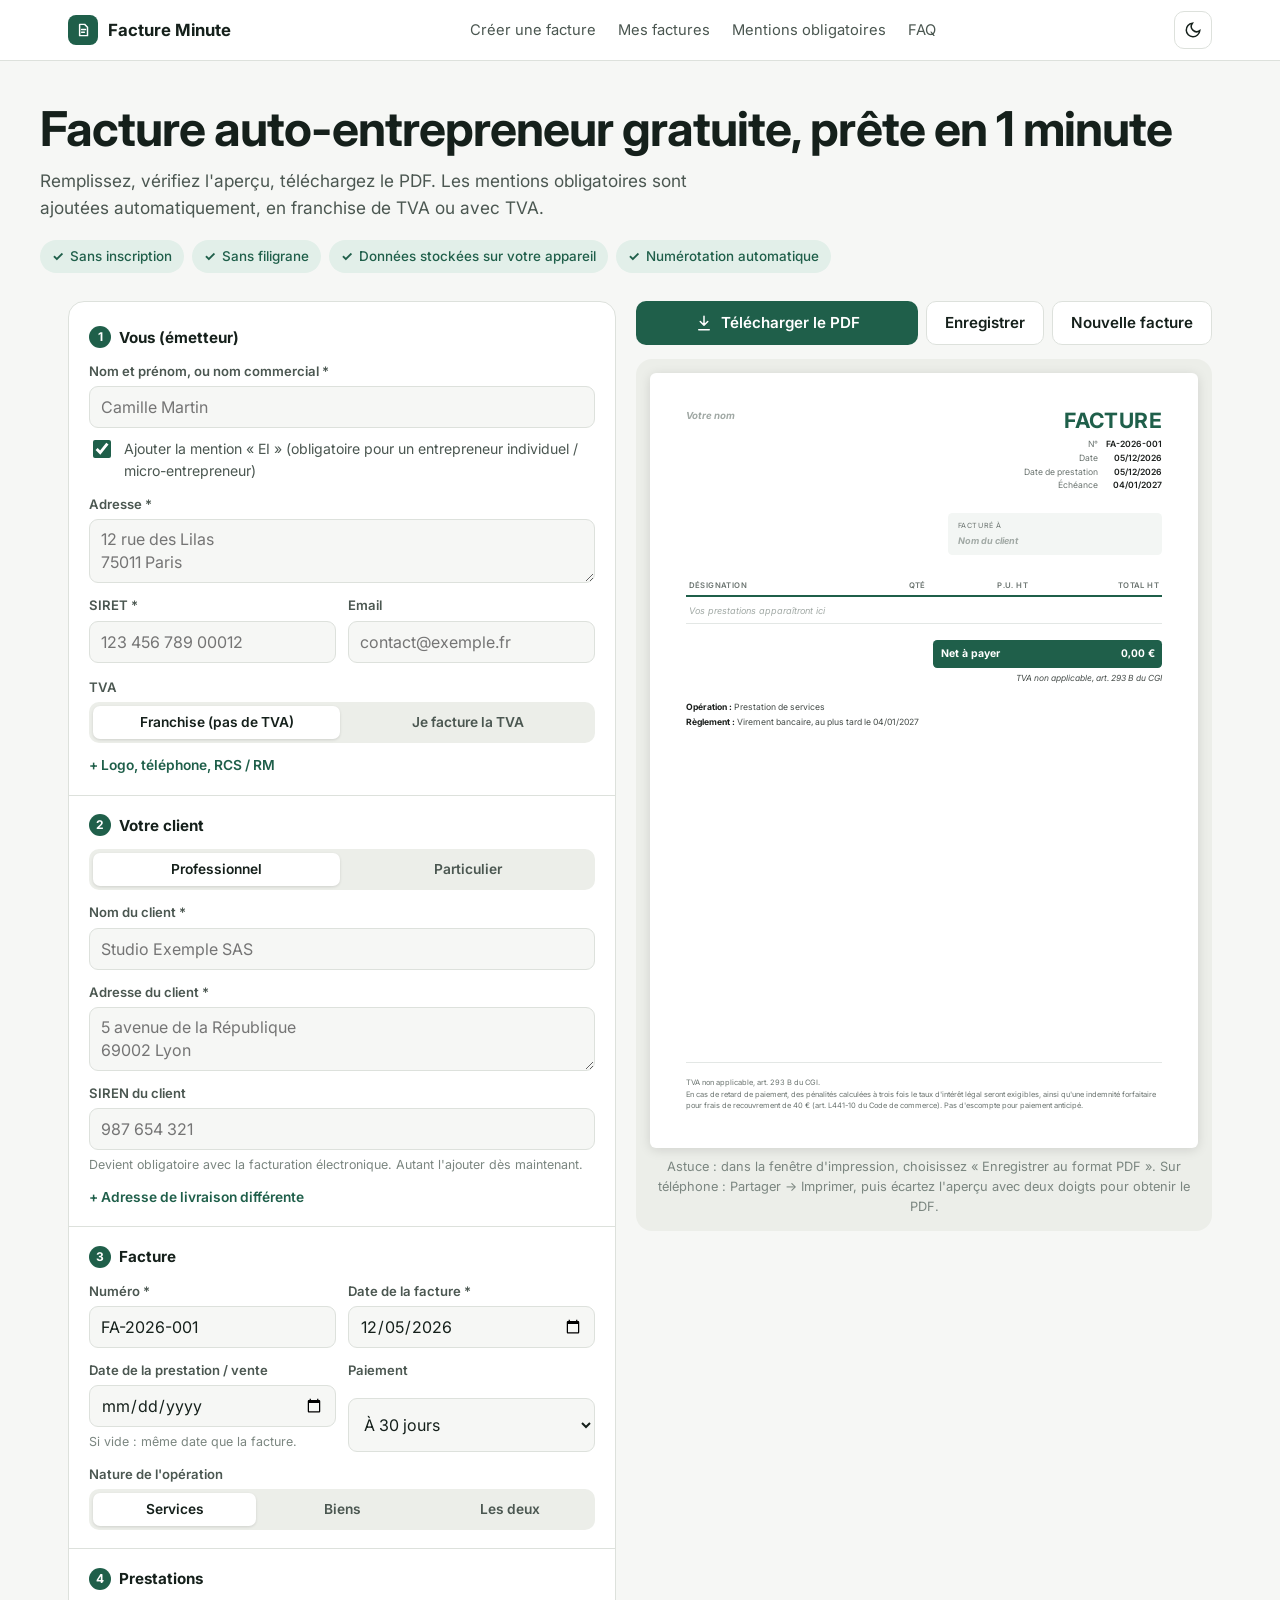
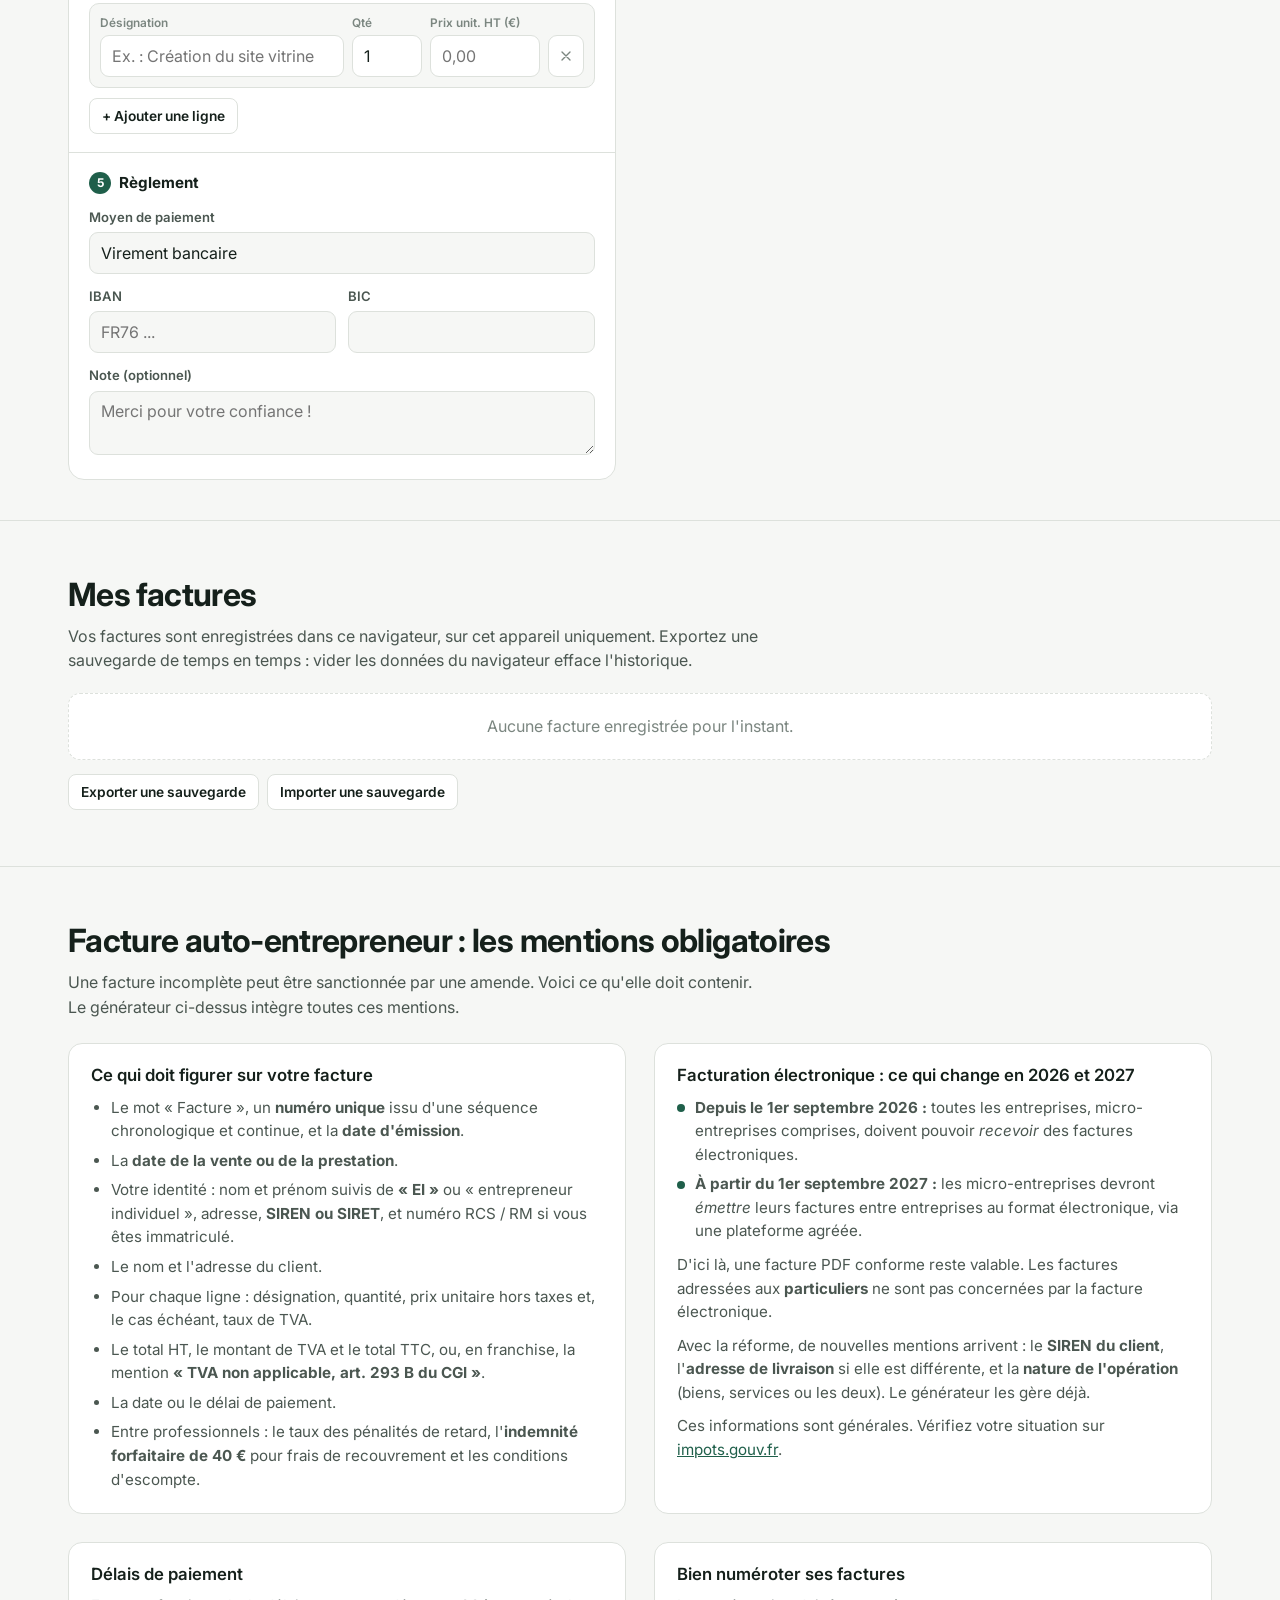
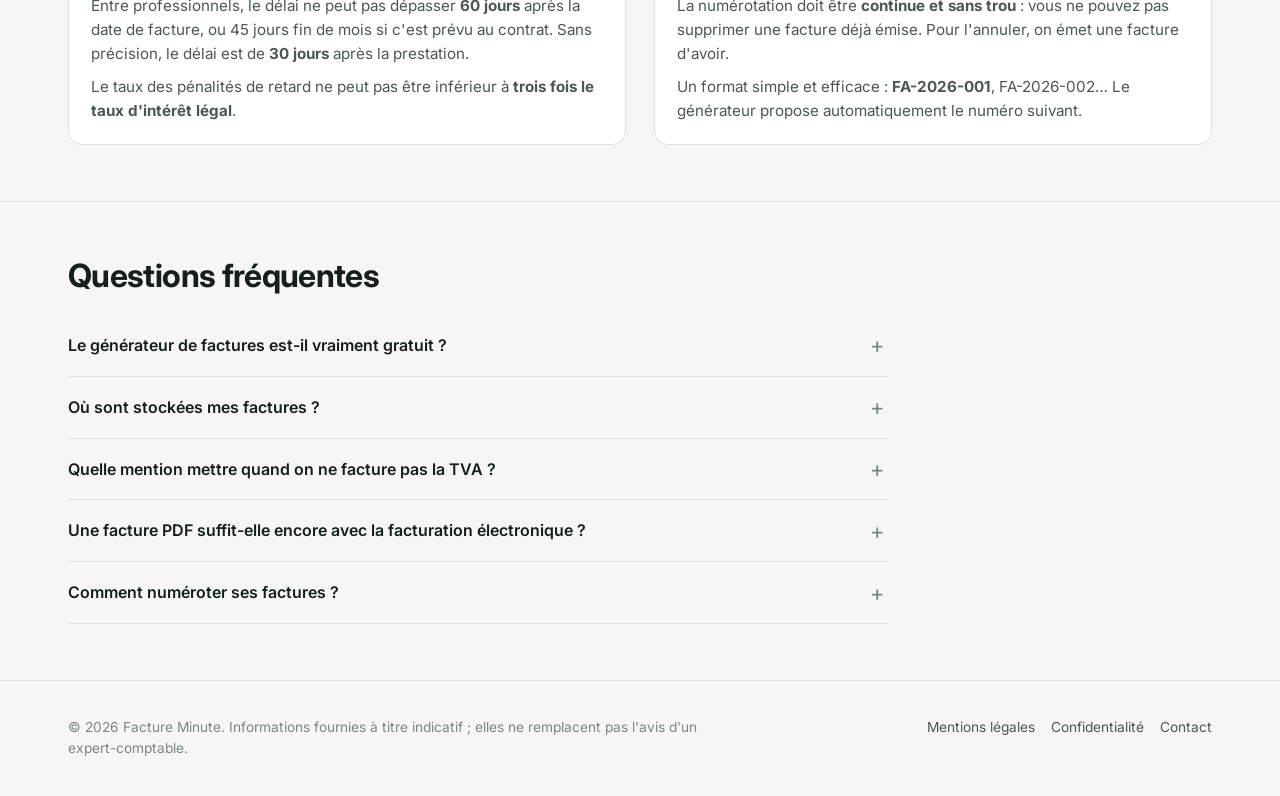
<file: index.html>
<!doctype html>
<html lang="fr">
<head>
<meta charset="utf-8">
<meta name="viewport" content="width=device-width, initial-scale=1">
<title>Facture auto-entrepreneur gratuite — Générateur en ligne sans inscription | Facture Minute</title>
<meta name="description" content="Créez une facture auto-entrepreneur conforme en 1 minute : mentions obligatoires incluses, TVA ou franchise (art. 293 B du CGI), PDF gratuit. Sans inscription, vos données restent sur votre appareil.">
<!-- Après mise en ligne, décommentez et remplacez par votre vrai domaine :
<link rel="canonical" href="https://www.votre-domaine.fr/">
<meta property="og:url" content="https://www.votre-domaine.fr/">
-->
<meta property="og:type" content="website">
<meta property="og:title" content="Facture auto-entrepreneur gratuite en 1 minute">
<meta property="og:description" content="Générateur de factures conforme, gratuit et sans inscription. PDF prêt à envoyer.">
<meta name="theme-color" content="#1f5f4a">
<link rel="icon" href="data:image/svg+xml,%3Csvg xmlns='http://www.w3.org/2000/svg' viewBox='0 0 32 32'%3E%3Crect width='32' height='32' rx='8' fill='%231f5f4a'/%3E%3Cpath d='M10 7h9l4 4v14H10z' fill='none' stroke='%23fff' stroke-width='2.2' stroke-linejoin='round'/%3E%3Cpath d='M13.5 15h6M13.5 19h4' stroke='%23fff' stroke-width='2.2' stroke-linecap='round'/%3E%3C/svg%3E">
<link rel="preconnect" href="https://fonts.googleapis.com">
<link rel="preconnect" href="https://fonts.gstatic.com" crossorigin>
<link href="https://fonts.googleapis.com/css2?family=Inter:wght@400;500;600;700&display=swap" rel="stylesheet">

<script type="application/ld+json">
{
  "@context": "https://schema.org",
  "@type": "WebApplication",
  "name": "Facture Minute",
  "applicationCategory": "BusinessApplication",
  "operatingSystem": "Tous (navigateur web)",
  "inLanguage": "fr-FR",
  "description": "Générateur de factures gratuit pour auto-entrepreneurs et freelances : mentions obligatoires, TVA ou franchise en base, export PDF, sans inscription.",
  "offers": { "@type": "Offer", "price": "0", "priceCurrency": "EUR" }
}
</script>
<script type="application/ld+json">
{
  "@context": "https://schema.org",
  "@type": "FAQPage",
  "mainEntity": [
    { "@type": "Question", "name": "Le générateur de factures est-il vraiment gratuit ?",
      "acceptedAnswer": { "@type": "Answer", "text": "Oui. Vous pouvez créer et télécharger autant de factures que vous voulez, sans inscription et sans filigrane." } },
    { "@type": "Question", "name": "Où sont stockées mes factures ?",
      "acceptedAnswer": { "@type": "Answer", "text": "Uniquement dans votre navigateur, sur votre appareil. Rien n'est envoyé sur un serveur. Pensez à exporter une sauvegarde régulièrement, car vider les données du navigateur efface l'historique." } },
    { "@type": "Question", "name": "Quelle mention mettre quand on ne facture pas la TVA ?",
      "acceptedAnswer": { "@type": "Answer", "text": "En franchise en base de TVA, la facture doit porter la mention « TVA non applicable, art. 293 B du CGI ». Le générateur l'ajoute automatiquement." } },
    { "@type": "Question", "name": "Une facture PDF suffit-elle encore avec la facturation électronique ?",
      "acceptedAnswer": { "@type": "Answer", "text": "Pour les micro-entreprises, l'obligation d'émettre des factures électroniques entre entreprises est prévue au 1er septembre 2027. D'ici là, une facture PDF conforme reste utilisable. Les factures aux particuliers ne relèvent pas de la facture électronique. Vérifiez votre situation sur impots.gouv.fr." } },
    { "@type": "Question", "name": "Comment numéroter ses factures ?",
      "acceptedAnswer": { "@type": "Answer", "text": "Chaque facture doit avoir un numéro unique, issu d'une séquence chronologique et continue, sans trou. Par exemple FA-2026-001, FA-2026-002, etc. Le générateur incrémente le numéro automatiquement." } }
  ]
}
</script>

<style>
/* =====================================================================
   Tokens
   ===================================================================== */
:root {
  --bg: #f6f7f5;
  --bg-2: #eceee9;
  --surface: #ffffff;
  --ink: #15201b;
  --ink-2: #4b5751;
  --ink-3: #7b8680;
  --line: #dde1dc;
  --accent: #1f5f4a;
  --accent-2: #2b7a60;
  --accent-ink: #ffffff;
  --accent-soft: #e2efe9;
  --warn: #b3402a;
  --warn-soft: #fbe9e4;
  --radius: 12px;
  --shadow: 0 1px 2px rgba(15,30,25,.05), 0 8px 28px rgba(15,30,25,.08);
  --sans: "Inter", system-ui, -apple-system, "Segoe UI", Roboto, sans-serif;
  color-scheme: light;
}
@media (prefers-color-scheme: dark) {
  :root:not([data-theme="light"]) {
    --bg: #0f1412; --bg-2: #151c19; --surface: #1a221f; --ink: #edf2ef; --ink-2: #b4c0ba;
    --ink-3: #85918b; --line: #2a3530; --accent: #4fb48f; --accent-2: #6cc8a5; --accent-ink: #0c1411;
    --accent-soft: #1c2f28; --warn: #f0937c; --warn-soft: #3a211b;
    --shadow: 0 1px 2px rgba(0,0,0,.3), 0 10px 30px rgba(0,0,0,.35);
    color-scheme: dark;
  }
}
:root[data-theme="dark"] {
  --bg: #0f1412; --bg-2: #151c19; --surface: #1a221f; --ink: #edf2ef; --ink-2: #b4c0ba;
  --ink-3: #85918b; --line: #2a3530; --accent: #4fb48f; --accent-2: #6cc8a5; --accent-ink: #0c1411;
  --accent-soft: #1c2f28; --warn: #f0937c; --warn-soft: #3a211b;
  --shadow: 0 1px 2px rgba(0,0,0,.3), 0 10px 30px rgba(0,0,0,.35);
  color-scheme: dark;
}

/* =====================================================================
   Base
   ===================================================================== */
*, *::before, *::after { box-sizing: border-box; }
html { -webkit-text-size-adjust: 100%; scroll-behavior: smooth; }
@media (prefers-reduced-motion: reduce) { html { scroll-behavior: auto; } * { transition: none !important; } }
body { margin: 0; background: var(--bg); color: var(--ink); font: 16px/1.55 var(--sans); -webkit-font-smoothing: antialiased; overflow-x: hidden; }
h1, h2, h3 { line-height: 1.15; letter-spacing: -.02em; margin: 0; }
h1 { font-size: clamp(1.9rem, 5vw, 3rem); font-weight: 700; }
h2 { font-size: clamp(1.45rem, 3.4vw, 2rem); font-weight: 700; }
h3 { font-size: 1.05rem; font-weight: 600; letter-spacing: 0; }
p { margin: 0; }
a { color: var(--accent); }
.wrap { width: 100%; max-width: 1200px; margin: 0 auto; padding: 0 16px; }
@media (min-width: 760px) { .wrap { padding: 0 28px; } }
.sr-only { position: absolute; width: 1px; height: 1px; overflow: hidden; clip: rect(0 0 0 0); white-space: nowrap; }
:focus-visible { outline: 2px solid var(--accent); outline-offset: 2px; border-radius: 6px; }
.skip { position: absolute; left: -9999px; top: 8px; background: var(--ink); color: var(--bg); padding: 8px 14px; border-radius: 8px; z-index: 100; }
.skip:focus { left: 8px; }
[hidden] { display: none !important; }

.btn {
  display: inline-flex; align-items: center; justify-content: center; gap: 8px; min-height: 44px; padding: 0 18px;
  border-radius: 10px; border: 1px solid transparent; font: 600 .95rem var(--sans); cursor: pointer; text-decoration: none;
  transition: background .15s, border-color .15s, transform .1s;
}
.btn:active { transform: translateY(1px); }
.btn svg { width: 18px; height: 18px; flex: none; }
.btn-primary { background: var(--accent); color: var(--accent-ink); }
.btn-primary:hover { background: var(--accent-2); }
.btn-ghost { background: var(--surface); color: var(--ink); border-color: var(--line); }
.btn-ghost:hover { border-color: var(--ink-3); }
.btn-sm { min-height: 36px; padding: 0 12px; font-size: .86rem; border-radius: 8px; }
.btn-link { background: none; border: 0; color: var(--accent); font: 600 .9rem var(--sans); cursor: pointer; padding: 6px 2px; }
.btn-danger { color: var(--warn); }

/* =====================================================================
   Header + hero
   ===================================================================== */
header.site { border-bottom: 1px solid var(--line); background: var(--surface); }
.nav { display: flex; align-items: center; justify-content: space-between; gap: 12px; height: 60px; }
.logo { display: flex; align-items: center; gap: 10px; font-weight: 700; font-size: 1.05rem; color: var(--ink); text-decoration: none; }
.logo-mark { width: 30px; height: 30px; border-radius: 8px; background: var(--accent); display: grid; place-items: center; }
.nav-links { display: none; gap: 22px; font-size: .92rem; }
.nav-links a { color: var(--ink-2); text-decoration: none; }
.nav-links a:hover { color: var(--ink); }
@media (min-width: 860px) { .nav-links { display: flex; } }
.icon-btn { width: 38px; height: 38px; border-radius: 10px; border: 1px solid var(--line); background: transparent; color: var(--ink); display: grid; place-items: center; cursor: pointer; }
.icon-btn svg { width: 18px; height: 18px; }

.hero { padding: 40px 0 28px; }
.hero p.lede { color: var(--ink-2); font-size: 1.08rem; margin-top: 12px; max-width: 62ch; }
.badges { display: flex; flex-wrap: wrap; gap: 8px; margin-top: 18px; }
.badge { display: inline-flex; align-items: center; gap: 6px; font-size: .84rem; font-weight: 500; background: var(--accent-soft); color: var(--accent); padding: 6px 12px; border-radius: 999px; }
.badge::before { content: "✓"; font-weight: 700; }

/* =====================================================================
   Tool
   ===================================================================== */
.tool { display: grid; gap: 20px; align-items: start; padding-bottom: 40px; }
@media (min-width: 1040px) { .tool { grid-template-columns: minmax(0, 1fr) minmax(0, 1.05fr); } }
.panel { background: var(--surface); border: 1px solid var(--line); border-radius: 16px; }
.form { padding: 6px 0; }
fieldset { border: 0; margin: 0; padding: 18px 20px; border-bottom: 1px solid var(--line); min-width: 0; }
fieldset:last-of-type { border-bottom: 0; }
legend { font-weight: 700; font-size: .95rem; padding: 0; margin-bottom: 12px; display: flex; align-items: center; gap: 8px; float: left; width: 100%; }
legend + * { clear: both; }
legend .num { width: 22px; height: 22px; border-radius: 50%; background: var(--accent); color: var(--accent-ink); font-size: .75rem; display: grid; place-items: center; flex: none; }
.grid-2 { display: grid; gap: 12px; }
@media (min-width: 560px) { .grid-2 { grid-template-columns: 1fr 1fr; } }
.field { display: grid; gap: 5px; min-width: 0; }
.field + .field, .grid-2 + .field, .field + .grid-2, .grid-2 + .grid-2, .seg + .field, .field + .seg, .seg + .grid-2, .grid-2 + .seg, .check + .field, .field + .check, details.more { margin-top: 12px; }
.grid-2 > .field { margin-top: 0; }
.field > span { font-size: .82rem; font-weight: 600; color: var(--ink-2); }
.field small { color: var(--ink-3); font-size: .78rem; }
input[type="text"], input[type="email"], input[type="tel"], input[type="number"], input[type="date"], select, textarea {
  width: 100%; min-height: 42px; border: 1px solid var(--line); border-radius: 9px; background: var(--bg);
  color: var(--ink); font: 16px var(--sans); padding: 8px 11px; min-width: 0;
}
textarea { min-height: 64px; resize: vertical; line-height: 1.4; }
input:focus, select:focus, textarea:focus { outline: none; border-color: var(--accent); box-shadow: 0 0 0 3px var(--accent-soft); }
input[aria-invalid="true"], textarea[aria-invalid="true"] { border-color: var(--warn); }
.seg { display: grid; grid-auto-flow: column; grid-auto-columns: 1fr; gap: 4px; padding: 4px; background: var(--bg-2); border-radius: 10px; }
.seg label { position: relative; }
.seg input { position: absolute; opacity: 0; inset: 0; cursor: pointer; }
.seg span { display: block; text-align: center; padding: 8px 6px; border-radius: 7px; font-size: .86rem; font-weight: 600; color: var(--ink-2); line-height: 1.25; }
.seg input:checked + span { background: var(--surface); color: var(--ink); box-shadow: 0 1px 3px rgba(0,0,0,.12); }
.seg input:focus-visible + span { outline: 2px solid var(--accent); }
.check { display: flex; gap: 10px; align-items: flex-start; font-size: .88rem; color: var(--ink-2); cursor: pointer; }
.check input { width: 18px; height: 18px; margin-top: 2px; accent-color: var(--accent); flex: none; }
details.more summary { cursor: pointer; font-size: .86rem; font-weight: 600; color: var(--accent); list-style: none; }
details.more summary::-webkit-details-marker { display: none; }
details.more summary::before { content: "+ "; }
details.more[open] summary::before { content: "− "; }
details.more[open] summary { margin-bottom: 12px; }
.logo-row { display: flex; align-items: center; gap: 12px; flex-wrap: wrap; }
.logo-row img { max-height: 44px; max-width: 120px; border-radius: 6px; border: 1px solid var(--line); background: #fff; }

/* Lines */
.lines { display: grid; gap: 10px; }
.line { display: grid; gap: 8px; grid-template-columns: 1fr 1fr 36px; background: var(--bg); border: 1px solid var(--line); border-radius: 10px; padding: 10px; }
.line .desc { grid-column: 1 / -1; }
.line .vat { grid-column: 1 / 3; }
.line .del { grid-row: 2; grid-column: 3; align-self: end; }
.line.has-vat .del { grid-row: 3; }
.line label { display: grid; gap: 3px; font-size: .74rem; font-weight: 600; color: var(--ink-3); min-width: 0; }
.line input, .line select { background: var(--surface); }
@media (min-width: 620px) {
  .line { grid-template-columns: minmax(0, 1fr) 70px 110px 36px; align-items: end; }
  .line.has-vat { grid-template-columns: minmax(0, 1fr) 70px 110px 84px 36px; }
  .line .desc, .line .vat { grid-column: auto; }
  .line .del, .line.has-vat .del { grid-row: auto; grid-column: auto; }
}
.del { width: 36px; height: 42px; border: 1px solid var(--line); border-radius: 9px; background: var(--surface); color: var(--ink-3); cursor: pointer; display: grid; place-items: center; }
.del:hover { color: var(--warn); border-color: var(--warn); }
.del svg { width: 16px; height: 16px; }
.add-line { margin-top: 10px; }

/* Preview side */
.side { display: grid; gap: 14px; }
@media (min-width: 1040px) { .side { position: sticky; top: 16px; } }
.actions { display: flex; flex-wrap: wrap; gap: 8px; }
.actions .btn-primary { flex: 1 1 220px; }
.errors { background: var(--warn-soft); color: var(--warn); border-radius: 10px; padding: 12px 14px; font-size: .9rem; }
.errors ul { margin: 6px 0 0; padding-left: 18px; }
.preview-wrap { background: var(--bg-2); border-radius: 16px; padding: 14px; }
.preview-note { font-size: .8rem; color: var(--ink-3); margin-top: 10px; text-align: center; }

/* The invoice sheet — always paper colored */
.sheet {
  container-type: inline-size; background: #fff; color: #1b1f1d; border-radius: 6px; box-shadow: 0 2px 12px rgba(0,0,0,.12);
  aspect-ratio: 210 / 297; overflow: hidden; width: 100%;
}
.inv { font-size: clamp(7px, 1.75cqw, 13px); padding: 6.5cqw 6.5cqw; line-height: 1.45; min-height: 100%; display: flex; flex-direction: column; font-family: var(--sans); }
.inv-top { display: flex; justify-content: space-between; gap: 2em; align-items: flex-start; }
.inv-logo { max-height: 5em; max-width: 14em; margin-bottom: .8em; }
.inv-from { font-size: .92em; color: #444b48; }
.inv-from b { color: #1b1f1d; font-size: 1.1em; display: block; margin-bottom: .2em; }
.inv-title { text-align: right; }
.inv-title h2 { font-size: 2.2em; letter-spacing: .02em; color: #1f5f4a; font-weight: 700; }
.inv-title dl { margin: .6em 0 0; display: grid; grid-template-columns: auto auto; gap: .15em 1em; justify-content: end; font-size: .9em; }
.inv-title dt { color: #6b7470; }
.inv-title dd { margin: 0; font-weight: 600; text-align: right; }
.inv-to { margin-top: 2.2em; display: flex; justify-content: flex-end; }
.inv-to div { min-width: 45%; background: #f3f6f4; border-radius: .5em; padding: .9em 1.1em; font-size: .95em; }
.inv-to small { display: block; color: #6b7470; text-transform: uppercase; letter-spacing: .08em; font-size: .78em; margin-bottom: .3em; }
.inv-to b { display: block; }
.inv table { width: 100%; border-collapse: collapse; margin-top: 2.2em; font-size: .95em; }
.inv th { text-align: left; font-weight: 600; color: #6b7470; font-size: .85em; text-transform: uppercase; letter-spacing: .05em; padding: .6em .4em; border-bottom: 2px solid #1f5f4a; }
.inv td { padding: .7em .4em; border-bottom: 1px solid #e3e7e5; vertical-align: top; }
.inv .r { text-align: right; white-space: nowrap; font-variant-numeric: tabular-nums; }
.inv td.d { white-space: pre-wrap; word-break: break-word; }
.inv-totals { margin-left: auto; margin-top: 1.2em; min-width: 48%; font-size: .98em; }
.inv-totals div { display: flex; justify-content: space-between; gap: 2em; padding: .3em .4em; font-variant-numeric: tabular-nums; }
.inv-totals .grand { background: #1f5f4a; color: #fff; border-radius: .4em; font-weight: 700; font-size: 1.12em; padding: .6em .7em; margin-top: .4em; }
.inv-vatnote { text-align: right; font-size: .88em; color: #444b48; margin-top: .5em; font-style: italic; }
.inv-pay { margin-top: 2em; font-size: .9em; color: #444b48; display: grid; gap: .3em; }
.inv-pay b { color: #1b1f1d; }
.inv-notes { margin-top: 1.2em; font-size: .9em; white-space: pre-wrap; color: #444b48; }
.inv-legal { margin-top: auto; padding-top: 2em; font-size: .78em; color: #6b7470; border-top: 1px solid #e3e7e5; display: grid; gap: .25em; }
.inv-empty { color: #a1a9a5; font-style: italic; }

/* =====================================================================
   Content sections
   ===================================================================== */
section.block { padding: 56px 0; border-top: 1px solid var(--line); }
.block .intro { color: var(--ink-2); margin-top: 10px; max-width: 70ch; }
.history { margin-top: 20px; display: grid; gap: 8px; }
.hrow { display: grid; grid-template-columns: 1fr auto; gap: 6px 14px; align-items: center; background: var(--surface); border: 1px solid var(--line); border-radius: 12px; padding: 12px 14px; }
.hrow .meta { min-width: 0; }
.hrow .meta b { display: block; }
.hrow .meta span { color: var(--ink-3); font-size: .86rem; overflow-wrap: anywhere; }
.hrow .amt { font-weight: 700; font-variant-numeric: tabular-nums; text-align: right; }
.hrow .ops { grid-column: 1 / -1; display: flex; flex-wrap: wrap; gap: 4px 14px; }
.empty { color: var(--ink-3); background: var(--surface); border: 1px dashed var(--line); border-radius: 12px; padding: 20px; text-align: center; }
.backup { display: flex; flex-wrap: wrap; gap: 8px; margin-top: 14px; align-items: center; }
.backup small { color: var(--ink-3); }

.partners { display: grid; gap: 14px; margin-top: 22px; }
@media (min-width: 760px) { .partners { grid-template-columns: repeat(auto-fill, minmax(300px, 1fr)); } }
.partner { background: var(--surface); border: 1px solid var(--line); border-radius: 14px; padding: 20px; display: flex; flex-direction: column; gap: 8px; }
.partner .tag { font-size: .74rem; font-weight: 600; text-transform: uppercase; letter-spacing: .08em; color: var(--accent); }
.partner p { color: var(--ink-2); font-size: .94rem; flex: 1; }
.partner .btn { align-self: flex-start; margin-top: 6px; }
.disclose { font-size: .8rem; color: var(--ink-3); margin-top: 12px; }

.guide { display: grid; gap: 28px; margin-top: 24px; }
@media (min-width: 900px) { .guide { grid-template-columns: 1fr 1fr; } }
.guide article { background: var(--surface); border: 1px solid var(--line); border-radius: 14px; padding: 22px; }
.guide h3 { margin-bottom: 10px; }
.guide ul { margin: 0; padding-left: 20px; color: var(--ink-2); display: grid; gap: 6px; font-size: .95rem; }
.guide p { color: var(--ink-2); font-size: .95rem; }
.guide p + p, .guide p + ul, .guide ul + p { margin-top: 10px; }
.timeline { list-style: none; padding: 0 !important; }
.timeline li { padding-left: 18px; position: relative; }
.timeline li::before { content: ""; position: absolute; left: 0; top: .55em; width: 8px; height: 8px; border-radius: 50%; background: var(--accent); }

.faq { margin-top: 20px; max-width: 820px; }
.faq details { border-bottom: 1px solid var(--line); }
.faq summary { list-style: none; cursor: pointer; padding: 18px 32px 18px 0; font-weight: 600; position: relative; }
.faq summary::-webkit-details-marker { display: none; }
.faq summary::after { content: "+"; position: absolute; right: 4px; top: 50%; transform: translateY(-50%); font-size: 1.4rem; font-weight: 400; color: var(--ink-3); }
.faq details[open] summary::after { content: "−"; }
.faq details p { color: var(--ink-2); padding-bottom: 18px; }

footer.site { padding: 36px 0 90px; border-top: 1px solid var(--line); color: var(--ink-3); font-size: .86rem; }
.foot { display: flex; flex-wrap: wrap; justify-content: space-between; gap: 14px; }
.foot nav { display: flex; flex-wrap: wrap; gap: 16px; }
.foot a { color: var(--ink-2); text-decoration: none; }
.foot p { max-width: 70ch; }
@media (min-width: 1040px) { footer.site { padding-bottom: 36px; } }

/* Mobile sticky action bar */
.mbar { position: fixed; left: 0; right: 0; bottom: 0; z-index: 40; background: var(--surface); border-top: 1px solid var(--line); padding: 10px 16px calc(10px + env(safe-area-inset-bottom)); display: flex; gap: 8px; align-items: center; }
.mbar .total { flex: 1; min-width: 0; font-size: .8rem; color: var(--ink-3); }
.mbar .total b { display: block; color: var(--ink); font-size: 1.05rem; font-variant-numeric: tabular-nums; }
@media (min-width: 1040px) { .mbar { display: none; } }

/* Dialog */
dialog { border: 0; border-radius: 18px; padding: 0; width: min(460px, calc(100vw - 32px)); background: var(--surface); color: var(--ink); box-shadow: var(--shadow); }
dialog::backdrop { background: rgba(10, 20, 15, .55); }
.dlg { padding: 26px 22px 22px; display: grid; gap: 14px; }
.dlg .ok { width: 48px; height: 48px; border-radius: 50%; background: var(--accent-soft); color: var(--accent); display: grid; place-items: center; font-size: 1.4rem; font-weight: 700; }
.dlg p { color: var(--ink-2); font-size: .95rem; }
.dlg .partner { padding: 16px; }
.dlg-actions { display: flex; flex-wrap: wrap; gap: 8px; }
.dlg-actions .btn { flex: 1 1 140px; }

.toast { position: fixed; left: 50%; bottom: 90px; transform: translate(-50%, 20px); background: var(--ink); color: var(--bg); padding: 10px 16px; border-radius: 10px; font-size: .9rem; opacity: 0; pointer-events: none; transition: opacity .25s, transform .25s; z-index: 60; max-width: calc(100vw - 32px); }
.toast.show { opacity: 1; transform: translate(-50%, 0); }

/* =====================================================================
   Print: only the invoice
   ===================================================================== */
#printArea { display: none; }
@media print {
  @page { size: A4; margin: 0; }
  html, body { background: #fff !important; }
  body > *:not(#printArea) { display: none !important; }
  #printArea { display: block; }
  #printArea .sheet { box-shadow: none; border-radius: 0; aspect-ratio: auto; width: 210mm; min-height: 297mm; overflow: visible; }
  #printArea .inv { font-size: 10pt; padding: 16mm 15mm; min-height: 297mm; }
  #printArea .inv-totals .grand, #printArea .inv-to div, #printArea th { -webkit-print-color-adjust: exact; print-color-adjust: exact; }
}
</style>
</head>
<body>
<a class="skip" href="#outil">Aller à l'outil</a>

<header class="site">
  <div class="wrap nav">
    <a class="logo" href="#" aria-label="Accueil">
      <span class="logo-mark"><svg width="18" height="18" viewBox="0 0 32 32" aria-hidden="true"><path d="M10 6h9l5 5v15H10z" fill="none" stroke="#fff" stroke-width="2.6" stroke-linejoin="round"/><path d="M13.5 15h7M13.5 20h5" stroke="#fff" stroke-width="2.6" stroke-linecap="round"/></svg></span>
      <span data-brand>Facture Minute</span>
    </a>
    <nav class="nav-links" aria-label="Navigation principale">
      <a href="#outil">Créer une facture</a>
      <a href="#historique">Mes factures</a>
      <a href="#guide">Mentions obligatoires</a>
      <a href="#faq">FAQ</a>
    </nav>
    <button class="icon-btn" id="themeBtn" type="button" aria-label="Changer le thème clair / sombre">
      <svg viewBox="0 0 24 24" fill="none" stroke="currentColor" stroke-width="2" stroke-linecap="round" aria-hidden="true"><path d="M21 12.8A9 9 0 1 1 11.2 3a7 7 0 0 0 9.8 9.8z"/></svg>
    </button>
  </div>
</header>

<main>
  <div class="wrap hero">
    <h1>Facture auto-entrepreneur gratuite, prête en 1 minute</h1>
    <p class="lede">Remplissez, vérifiez l'aperçu, téléchargez le PDF. Les mentions obligatoires sont ajoutées automatiquement, en franchise de TVA ou avec TVA.</p>
    <div class="badges">
      <span class="badge">Sans inscription</span>
      <span class="badge">Sans filigrane</span>
      <span class="badge">Données stockées sur votre appareil</span>
      <span class="badge">Numérotation automatique</span>
    </div>
  </div>

  <!-- ================================================================
       TOOL
       ================================================================ -->
  <div class="wrap tool" id="outil">
    <form class="panel form" id="form" novalidate autocomplete="on">
      <fieldset>
        <legend><span class="num">1</span>Vous (émetteur)</legend>
        <div class="field">
          <span>Nom et prénom, ou nom commercial *</span>
          <input type="text" data-k="profile.name" id="f-name" autocomplete="name" placeholder="Camille Martin">
        </div>
        <label class="check" style="margin-top:10px"><input type="checkbox" data-k="profile.ei"> <span>Ajouter la mention « EI » (obligatoire pour un entrepreneur individuel / micro-entrepreneur)</span></label>
        <div class="field">
          <span>Adresse *</span>
          <textarea data-k="profile.address" id="f-address" rows="2" autocomplete="street-address" placeholder="12 rue des Lilas&#10;75011 Paris"></textarea>
        </div>
        <div class="grid-2">
          <div class="field"><span>SIRET *</span><input type="text" data-k="profile.siret" id="f-siret" inputmode="numeric" placeholder="123 456 789 00012"></div>
          <div class="field"><span>Email</span><input type="email" data-k="profile.email" autocomplete="email" placeholder="contact@exemple.fr"></div>
        </div>
        <div class="field" style="margin-top:14px">
          <span>TVA</span>
          <div class="seg" role="radiogroup" aria-label="Régime de TVA">
            <label><input type="radio" name="vatMode" value="franchise" data-k="profile.vatMode"><span>Franchise (pas de TVA)</span></label>
            <label><input type="radio" name="vatMode" value="vat" data-k="profile.vatMode"><span>Je facture la TVA</span></label>
          </div>
        </div>
        <div class="field" id="vatNumberField"><span>N° de TVA intracommunautaire *</span><input type="text" data-k="profile.vatNumber" id="f-vatnum" placeholder="FR12 123456789"></div>
        <details class="more">
          <summary>Logo, téléphone, RCS / RM</summary>
          <div class="field">
            <span>Logo (optionnel, 400 Ko max)</span>
            <div class="logo-row">
              <img id="logoThumb" alt="Votre logo" hidden>
              <input type="file" id="logoInput" accept="image/png,image/jpeg,image/svg+xml,image/webp">
              <button type="button" class="btn-link btn-danger" id="logoRemove" hidden>Retirer</button>
            </div>
          </div>
          <div class="grid-2">
            <div class="field"><span>Téléphone</span><input type="tel" data-k="profile.phone" autocomplete="tel"></div>
            <div class="field"><span>RCS / RM (si immatriculé)</span><input type="text" data-k="profile.rcs" placeholder="RCS Paris 123 456 789"></div>
          </div>
        </details>
      </fieldset>

      <fieldset>
        <legend><span class="num">2</span>Votre client</legend>
        <div class="seg" role="radiogroup" aria-label="Type de client">
          <label><input type="radio" name="clientType" value="pro" data-k="client.type"><span>Professionnel</span></label>
          <label><input type="radio" name="clientType" value="part" data-k="client.type"><span>Particulier</span></label>
        </div>
        <div class="field"><span>Nom du client *</span><input type="text" data-k="client.name" id="f-cname" placeholder="Studio Exemple SAS"></div>
        <div class="field"><span>Adresse du client *</span><textarea data-k="client.address" id="f-caddress" rows="2" placeholder="5 avenue de la République&#10;69002 Lyon"></textarea></div>
        <div class="field" id="sirenField"><span>SIREN du client</span><input type="text" data-k="client.siren" inputmode="numeric" placeholder="987 654 321"><small>Devient obligatoire avec la facturation électronique. Autant l'ajouter dès maintenant.</small></div>
        <details class="more">
          <summary>Adresse de livraison différente</summary>
          <div class="field"><span>Adresse de livraison</span><textarea data-k="client.delivery" rows="2"></textarea></div>
        </details>
      </fieldset>

      <fieldset>
        <legend><span class="num">3</span>Facture</legend>
        <div class="grid-2">
          <div class="field"><span>Numéro *</span><input type="text" data-k="inv.number" id="f-number"></div>
          <div class="field"><span>Date de la facture *</span><input type="date" data-k="inv.date" id="f-date"></div>
        </div>
        <div class="grid-2">
          <div class="field"><span>Date de la prestation / vente</span><input type="date" data-k="inv.serviceDate"><small>Si vide : même date que la facture.</small></div>
          <div class="field"><span>Paiement</span>
            <select data-k="inv.terms">
              <option value="0">À réception</option>
              <option value="15">À 15 jours</option>
              <option value="30">À 30 jours</option>
              <option value="45">À 45 jours</option>
              <option value="60">À 60 jours</option>
            </select>
          </div>
        </div>
        <div class="field">
          <span>Nature de l'opération</span>
          <div class="seg" role="radiogroup" aria-label="Nature de l'opération">
            <label><input type="radio" name="nature" value="services" data-k="inv.nature"><span>Services</span></label>
            <label><input type="radio" name="nature" value="biens" data-k="inv.nature"><span>Biens</span></label>
            <label><input type="radio" name="nature" value="mixte" data-k="inv.nature"><span>Les deux</span></label>
          </div>
        </div>
      </fieldset>

      <fieldset>
        <legend><span class="num">4</span>Prestations</legend>
        <div class="lines" id="lines"></div>
        <button type="button" class="btn btn-ghost btn-sm add-line" id="addLine">+ Ajouter une ligne</button>
      </fieldset>

      <fieldset>
        <legend><span class="num">5</span>Règlement</legend>
        <div class="field"><span>Moyen de paiement</span><input type="text" data-k="profile.payment" placeholder="Virement bancaire"></div>
        <div class="grid-2">
          <div class="field"><span>IBAN</span><input type="text" data-k="profile.iban" placeholder="FR76 ..."></div>
          <div class="field"><span>BIC</span><input type="text" data-k="profile.bic"></div>
        </div>
        <div class="field"><span>Note (optionnel)</span><textarea data-k="inv.notes" rows="2" placeholder="Merci pour votre confiance !"></textarea></div>
      </fieldset>
    </form>

    <div class="side">
      <div class="errors" id="errors" role="alert" hidden></div>
      <div class="actions">
        <button class="btn btn-primary" type="button" data-action="pdf">
          <svg viewBox="0 0 24 24" fill="none" stroke="currentColor" stroke-width="2" stroke-linecap="round" stroke-linejoin="round" aria-hidden="true"><path d="M12 3v12M7 10l5 5 5-5M5 21h14"/></svg>
          Télécharger le PDF
        </button>
        <button class="btn btn-ghost" type="button" data-action="save">Enregistrer</button>
        <button class="btn btn-ghost" type="button" data-action="new">Nouvelle facture</button>
      </div>
      <div class="preview-wrap" id="apercu">
        <div class="sheet" aria-label="Aperçu de la facture"><div class="inv" id="invoice"></div></div>
        <p class="preview-note">Astuce : dans la fenêtre d'impression, choisissez « Enregistrer au format PDF ». Sur téléphone : Partager → Imprimer, puis écartez l'aperçu avec deux doigts pour obtenir le PDF.</p>
      </div>
    </div>
  </div>

  <!-- ================================================================
       HISTORY
       ================================================================ -->
  <section class="block" id="historique">
    <div class="wrap">
      <h2>Mes factures</h2>
      <p class="intro">Vos factures sont enregistrées dans ce navigateur, sur cet appareil uniquement. Exportez une sauvegarde de temps en temps : vider les données du navigateur efface l'historique.</p>
      <div class="history" id="history"></div>
      <div class="backup">
        <button type="button" class="btn btn-ghost btn-sm" id="exportBtn">Exporter une sauvegarde</button>
        <label class="btn btn-ghost btn-sm" for="importInput">Importer une sauvegarde</label>
        <input type="file" id="importInput" accept="application/json,.json" class="sr-only">
      </div>
    </div>
  </section>

  <!-- ================================================================
       PARTNERS (affiliation) — masqué tant que CONFIG.partners est vide
       ================================================================ -->
  <section class="block" id="partenaires" hidden>
    <div class="wrap">
      <h2>Les outils qu'on recommande aux indépendants</h2>
      <p class="intro">Ce site est gratuit. Il est financé par ces recommandations : si vous ouvrez un compte via ces liens, nous touchons une commission, sans surcoût pour vous.</p>
      <div class="partners" id="partnerList"></div>
      <p class="disclose">Liens affiliés.</p>
    </div>
  </section>

  <!-- ================================================================
       GUIDE (contenu SEO)
       ================================================================ -->
  <section class="block" id="guide">
    <div class="wrap">
      <h2>Facture auto-entrepreneur : les mentions obligatoires</h2>
      <p class="intro">Une facture incomplète peut être sanctionnée par une amende. Voici ce qu'elle doit contenir. Le générateur ci-dessus intègre toutes ces mentions.</p>
      <div class="guide">
        <article>
          <h3>Ce qui doit figurer sur votre facture</h3>
          <ul>
            <li>Le mot « Facture », un <strong>numéro unique</strong> issu d'une séquence chronologique et continue, et la <strong>date d'émission</strong>.</li>
            <li>La <strong>date de la vente ou de la prestation</strong>.</li>
            <li>Votre identité : nom et prénom suivis de <strong>« EI »</strong> ou « entrepreneur individuel », adresse, <strong>SIREN ou SIRET</strong>, et numéro RCS / RM si vous êtes immatriculé.</li>
            <li>Le nom et l'adresse du client.</li>
            <li>Pour chaque ligne : désignation, quantité, prix unitaire hors taxes et, le cas échéant, taux de TVA.</li>
            <li>Le total HT, le montant de TVA et le total TTC, ou, en franchise, la mention <strong>« TVA non applicable, art. 293 B du CGI »</strong>.</li>
            <li>La date ou le délai de paiement.</li>
            <li>Entre professionnels : le taux des pénalités de retard, l'<strong>indemnité forfaitaire de 40 €</strong> pour frais de recouvrement et les conditions d'escompte.</li>
          </ul>
        </article>
        <article>
          <h3>Facturation électronique : ce qui change en 2026 et 2027</h3>
          <ul class="timeline">
            <li><strong>Depuis le 1er septembre 2026 :</strong> toutes les entreprises, micro-entreprises comprises, doivent pouvoir <em>recevoir</em> des factures électroniques.</li>
            <li><strong>À partir du 1er septembre 2027 :</strong> les micro-entreprises devront <em>émettre</em> leurs factures entre entreprises au format électronique, via une plateforme agréée.</li>
          </ul>
          <p>D'ici là, une facture PDF conforme reste valable. Les factures adressées aux <strong>particuliers</strong> ne sont pas concernées par la facture électronique.</p>
          <p>Avec la réforme, de nouvelles mentions arrivent : le <strong>SIREN du client</strong>, l'<strong>adresse de livraison</strong> si elle est différente, et la <strong>nature de l'opération</strong> (biens, services ou les deux). Le générateur les gère déjà.</p>
          <p>Ces informations sont générales. Vérifiez votre situation sur <a href="https://www.impots.gouv.fr/facturation-electronique-et-e-reporting" rel="noopener" target="_blank">impots.gouv.fr</a>.</p>
        </article>
        <article>
          <h3>Délais de paiement</h3>
          <p>Entre professionnels, le délai ne peut pas dépasser <strong>60 jours</strong> après la date de facture, ou 45 jours fin de mois si c'est prévu au contrat. Sans précision, le délai est de <strong>30 jours</strong> après la prestation.</p>
          <p>Le taux des pénalités de retard ne peut pas être inférieur à <strong>trois fois le taux d'intérêt légal</strong>.</p>
        </article>
        <article>
          <h3>Bien numéroter ses factures</h3>
          <p>La numérotation doit être <strong>continue et sans trou</strong> : vous ne pouvez pas supprimer une facture déjà émise. Pour l'annuler, on émet une facture d'avoir.</p>
          <p>Un format simple et efficace : <strong>FA-2026-001</strong>, FA-2026-002… Le générateur propose automatiquement le numéro suivant.</p>
        </article>
      </div>
    </div>
  </section>

  <!-- ================================================================
       FAQ
       ================================================================ -->
  <section class="block" id="faq">
    <div class="wrap">
      <h2>Questions fréquentes</h2>
      <div class="faq">
        <details><summary>Le générateur de factures est-il vraiment gratuit ?</summary><p>Oui. Vous pouvez créer et télécharger autant de factures que vous voulez, sans inscription et sans filigrane.</p></details>
        <details><summary>Où sont stockées mes factures ?</summary><p>Uniquement dans votre navigateur, sur votre appareil. Rien n'est envoyé sur un serveur. Pensez à exporter une sauvegarde régulièrement, car vider les données du navigateur efface l'historique.</p></details>
        <details><summary>Quelle mention mettre quand on ne facture pas la TVA ?</summary><p>En franchise en base de TVA, la facture doit porter la mention « TVA non applicable, art. 293 B du CGI ». Le générateur l'ajoute automatiquement.</p></details>
        <details><summary>Une facture PDF suffit-elle encore avec la facturation électronique ?</summary><p>Pour les micro-entreprises, l'obligation d'émettre des factures électroniques entre entreprises est prévue au 1er septembre 2027. D'ici là, une facture PDF conforme reste utilisable. Les factures aux particuliers ne relèvent pas de la facture électronique. Vérifiez votre situation sur impots.gouv.fr.</p></details>
        <details><summary>Comment numéroter ses factures ?</summary><p>Chaque facture doit avoir un numéro unique, issu d'une séquence chronologique et continue, sans trou. Par exemple FA-2026-001, FA-2026-002, etc. Le générateur incrémente le numéro automatiquement.</p></details>
      </div>
    </div>
  </section>
</main>

<footer class="site">
  <div class="wrap foot">
    <p>© <span id="year"></span> <span data-brand>Facture Minute</span>. Informations fournies à titre indicatif ; elles ne remplacent pas l'avis d'un expert-comptable.</p>
    <nav aria-label="Liens légaux">
      <a href="#" id="legalLink">Mentions légales</a>
      <a href="#" id="privacyLink">Confidentialité</a>
      <a href="#" id="contactLink">Contact</a>
    </nav>
  </div>
</footer>

<!-- Mobile action bar -->
<div class="mbar" id="mbar">
  <div class="total">Total<b id="mbarTotal">0,00 €</b></div>
  <a class="btn btn-ghost btn-sm" href="#apercu">Aperçu</a>
  <button class="btn btn-primary btn-sm" type="button" data-action="pdf">Télécharger le PDF</button>
</div>

<dialog id="doneDlg" aria-labelledby="doneTitle">
  <div class="dlg">
    <div class="ok" aria-hidden="true">✓</div>
    <h2 id="doneTitle" style="font-size:1.3rem">Facture enregistrée</h2>
    <p>Elle est dans « Mes factures ». Si le PDF ne s'est pas ouvert, relancez le téléchargement et choisissez « Enregistrer au format PDF ».</p>
    <div id="dlgPartner"></div>
    <div class="dlg-actions">
      <button class="btn btn-ghost" type="button" id="shareBtn">Partager l'outil</button>
      <button class="btn btn-primary" type="button" id="nextBtn">Facture suivante</button>
    </div>
    <button class="btn-link" type="button" id="closeDlg" style="justify-self:center">Fermer</button>
  </div>
</dialog>

<div class="toast" id="toast" role="status" aria-live="polite"></div>
<div id="printArea"></div>

<script>
/* =====================================================================
   CONFIG — à modifier avant la mise en ligne
   ---------------------------------------------------------------------
   partners : vos liens affiliés (banque pro, logiciel de facturation
              électronique, assurance RC Pro, comptabilité…). Tant que
              la liste est vide, la section et le bloc après
              téléchargement restent masqués.
              Exemple d'entrée :
              { tag: "Compte pro", name: "Nom de la banque",
                pitch: "Compte pro en ligne pour micro-entrepreneurs…",
                cta: "Ouvrir un compte", url: "https://lien-affilie…" }
   ===================================================================== */
const CONFIG = {
  brand: "Facture Minute",
  numberPrefix: "FA",
  legalUrl: "#",
  privacyUrl: "#",
  contactUrl: "mailto:contact@votre-domaine.fr",
  partners: []
};

(function () {
  "use strict";
  const $ = (s, el = document) => el.querySelector(s);
  const $$ = (s, el = document) => Array.from(el.querySelectorAll(s));

  /* ---------- Storage (never throws) ---------- */
  const store = {
    get(k, fallback) { try { const v = localStorage.getItem(k); return v == null ? fallback : JSON.parse(v); } catch (e) { return fallback; } },
    set(k, v) { try { localStorage.setItem(k, JSON.stringify(v)); return true; } catch (e) { return false; } }
  };
  const K = { profile: "fm_profile", history: "fm_history", draft: "fm_draft", theme: "fm_theme" };

  /* ---------- Helpers ---------- */
  const esc = s => String(s == null ? "" : s).replace(/[&<>"']/g, c => ({ "&": "&amp;", "<": "&lt;", ">": "&gt;", '"': "&quot;", "'": "&#39;" }[c]));
  const nl2br = s => esc(s).replace(/\n/g, "<br>");
  const round2 = n => Math.round((n + Number.EPSILON) * 100) / 100;
  const eur = n => new Intl.NumberFormat("fr-FR", { style: "currency", currency: "EUR" }).format(n || 0);
  const pct = n => new Intl.NumberFormat("fr-FR", { maximumFractionDigits: 2 }).format(n) + " %";
  const num = v => { const n = parseFloat(String(v).replace(",", ".").replace(/\s/g, "")); return isFinite(n) ? n : 0; };
  const todayISO = () => { const d = new Date(); d.setMinutes(d.getMinutes() - d.getTimezoneOffset()); return d.toISOString().slice(0, 10); };
  const parseISO = s => { if (!s) return null; const [y, m, d] = s.split("-").map(Number); return new Date(y, m - 1, d); };
  const frDate = s => { const d = parseISO(s); return d ? d.toLocaleDateString("fr-FR") : ""; };
  const addDays = (s, n) => { const d = parseISO(s); if (!d) return ""; d.setDate(d.getDate() + n); return d.toLocaleDateString("fr-FR"); };
  const clone = o => JSON.parse(JSON.stringify(o));
  let toastTimer;
  function toast(msg) { const t = $("#toast"); t.textContent = msg; t.classList.add("show"); clearTimeout(toastTimer); toastTimer = setTimeout(() => t.classList.remove("show"), 2600); }

  /* ---------- State ---------- */
  const defaultProfile = { name: "", ei: true, address: "", siret: "", email: "", phone: "", rcs: "", vatMode: "franchise", vatNumber: "", logo: "", payment: "Virement bancaire", iban: "", bic: "" };
  const blankLine = () => ({ desc: "", qty: 1, price: "", vat: 20 });

  function nextNumber() {
    const year = new Date().getFullYear();
    const prefix = `${CONFIG.numberPrefix}-${year}-`;
    const used = store.get(K.history, []).map(h => h.number).filter(n => n.startsWith(prefix)).map(n => parseInt(n.slice(prefix.length), 10)).filter(isFinite);
    const next = (used.length ? Math.max(...used) : 0) + 1;
    return prefix + String(next).padStart(3, "0");
  }
  function blankInvoice() {
    return {
      client: { type: "pro", name: "", address: "", siren: "", delivery: "" },
      inv: { number: nextNumber(), date: todayISO(), serviceDate: "", terms: "30", nature: "services", notes: "" },
      lines: [blankLine()]
    };
  }

  const state = Object.assign({ profile: Object.assign({}, defaultProfile, store.get(K.profile, {})) }, store.get(K.draft, null) || blankInvoice());
  if (!Array.isArray(state.lines) || !state.lines.length) state.lines = [blankLine()];

  /* ---------- Generic form binding ---------- */
  const getPath = p => p.split(".").reduce((o, k) => (o == null ? o : o[k]), state);
  const setPath = (p, v) => { const ks = p.split("."); const last = ks.pop(); ks.reduce((o, k) => o[k], state)[last] = v; };

  function fillForm() {
    $$("[data-k]").forEach(el => {
      const v = getPath(el.dataset.k);
      if (el.type === "checkbox") el.checked = !!v;
      else if (el.type === "radio") el.checked = el.value === v;
      else el.value = v == null ? "" : v;
    });
    renderLogoThumb();
    renderLines();
  }

  let saveTimer;
  function persist() {
    clearTimeout(saveTimer);
    saveTimer = setTimeout(() => {
      store.set(K.profile, state.profile);
      store.set(K.draft, { client: state.client, inv: state.inv, lines: state.lines });
    }, 300);
  }

  $("#form").addEventListener("input", e => {
    const el = e.target;
    if (el.dataset.k) {
      const v = el.type === "checkbox" ? el.checked : el.value;
      if (el.type === "radio" && !el.checked) return;
      setPath(el.dataset.k, v);
      if (el.getAttribute("aria-invalid")) el.removeAttribute("aria-invalid");
      if (el.dataset.k === "profile.vatMode") renderLines();
    } else if (el.dataset.line != null) {
      const line = state.lines[+el.dataset.line];
      line[el.dataset.f] = el.dataset.f === "vat" ? num(el.value) : el.value;
    }
    update();
  });
  $("#form").addEventListener("change", e => { if (e.target.type === "radio" || e.target.tagName === "SELECT") $("#form").dispatchEvent(new Event("input", { bubbles: true })); });
  // Radios & selects fire "input" in modern browsers; the change handler above is a fallback that re-runs update().
  $("#form").addEventListener("submit", e => e.preventDefault());

  /* ---------- Lines ---------- */
  const VAT_RATES = [20, 10, 5.5, 2.1, 0];
  function renderLines() {
    const vat = state.profile.vatMode === "vat";
    const host = $("#lines");
    host.innerHTML = "";
    state.lines.forEach((l, i) => {
      const row = document.createElement("div");
      row.className = "line" + (vat ? " has-vat" : "");
      row.innerHTML = `
        <label class="desc">Désignation<input type="text" data-line="${i}" data-f="desc" placeholder="Ex. : Création du site vitrine"></label>
        <label>Qté<input type="text" inputmode="decimal" data-line="${i}" data-f="qty"></label>
        <label>Prix unit. HT (€)<input type="text" inputmode="decimal" data-line="${i}" data-f="price" placeholder="0,00"></label>
        ${vat ? `<label class="vat">TVA<select data-line="${i}" data-f="vat">${VAT_RATES.map(r => `<option value="${r}">${pct(r)}</option>`).join("")}</select></label>` : ""}
        <button type="button" class="del" data-del="${i}" aria-label="Supprimer la ligne ${i + 1}"><svg viewBox="0 0 24 24" fill="none" stroke="currentColor" stroke-width="2" stroke-linecap="round" aria-hidden="true"><path d="M6 6l12 12M18 6L6 18"/></svg></button>`;
      $('[data-f="desc"]', row).value = l.desc;
      $('[data-f="qty"]', row).value = l.qty;
      $('[data-f="price"]', row).value = l.price;
      if (vat) $('[data-f="vat"]', row).value = String(l.vat);
      host.appendChild(row);
    });
    $("#vatNumberField").hidden = !vat;
  }
  $("#addLine").addEventListener("click", () => {
    const last = state.lines[state.lines.length - 1];
    state.lines.push(Object.assign(blankLine(), { vat: last ? last.vat : 20 }));
    renderLines(); update();
    const inputs = $$('#lines [data-f="desc"]'); inputs[inputs.length - 1].focus();
  });
  $("#lines").addEventListener("click", e => {
    const b = e.target.closest("[data-del]"); if (!b) return;
    state.lines.splice(+b.dataset.del, 1);
    if (!state.lines.length) state.lines.push(blankLine());
    renderLines(); update();
  });

  /* ---------- Logo ---------- */
  function renderLogoThumb() {
    const img = $("#logoThumb");
    img.hidden = !state.profile.logo; $("#logoRemove").hidden = !state.profile.logo;
    if (state.profile.logo) img.src = state.profile.logo;
  }
  $("#logoInput").addEventListener("change", e => {
    const f = e.target.files[0]; if (!f) return;
    if (f.size > 400 * 1024) { toast("Logo trop lourd (400 Ko max)."); e.target.value = ""; return; }
    const r = new FileReader();
    r.onload = () => { state.profile.logo = r.result; renderLogoThumb(); update(); if (!store.set(K.profile, state.profile)) toast("Logo affiché mais non mémorisé (stockage plein)."); };
    r.readAsDataURL(f);
  });
  $("#logoRemove").addEventListener("click", () => { state.profile.logo = ""; $("#logoInput").value = ""; renderLogoThumb(); update(); });

  /* ---------- Totals ---------- */
  function totals(s = state) {
    const vat = s.profile.vatMode === "vat";
    let ht = 0; const byRate = {};
    const rows = s.lines.map(l => {
      const amount = round2(num(l.qty) * num(l.price));
      ht += amount;
      if (vat) byRate[l.vat] = (byRate[l.vat] || 0) + amount;
      return Object.assign({}, l, { amount });
    });
    ht = round2(ht);
    const taxes = vat ? Object.keys(byRate).map(Number).sort((a, b) => b - a).filter(r => r > 0).map(r => ({ rate: r, base: round2(byRate[r]), tax: round2(byRate[r] * r / 100) })) : [];
    const tva = round2(taxes.reduce((a, t) => a + t.tax, 0));
    return { vat, rows, ht, taxes, tva, ttc: round2(ht + tva) };
  }

  /* ---------- Invoice rendering ---------- */
  const NATURE = { services: "Prestation de services", biens: "Livraison de biens", mixte: "Livraison de biens et prestation de services" };
  function invoiceHTML(s = state) {
    const p = s.profile, c = s.client, i = s.inv, t = totals(s);
    const pro = c.type === "pro";
    const name = p.name ? esc(p.name) + (p.ei ? " EI" : "") : '<span class="inv-empty">Votre nom</span>';
    const terms = +i.terms;
    const due = terms === 0 ? "À réception" : addDays(i.date, terms);
    const filled = t.rows.filter(r => r.desc || num(r.price));
    const rowsHTML = (filled.length ? filled : [{ desc: "", qty: "", price: "", amount: 0, vat: 0, empty: true }]).map(r => r.empty
      ? `<tr><td class="d inv-empty" colspan="${t.vat ? 5 : 4}">Vos prestations apparaîtront ici</td></tr>`
      : `<tr><td class="d">${esc(r.desc)}</td><td class="r">${esc(String(r.qty).replace(".", ","))}</td><td class="r">${eur(num(r.price))}</td>${t.vat ? `<td class="r">${pct(r.vat)}</td>` : ""}<td class="r">${eur(r.amount)}</td></tr>`
    ).join("");

    const legal = [];
    if (!t.vat) legal.push("TVA non applicable, art. 293 B du CGI.");
    if (pro) {
      legal.push("En cas de retard de paiement, des pénalités calculées à trois fois le taux d'intérêt légal seront exigibles, ainsi qu'une indemnité forfaitaire pour frais de recouvrement de 40 € (art. L441-10 du Code de commerce). Pas d'escompte pour paiement anticipé.");
    }
    const ids = [p.siret && "SIRET " + esc(p.siret), p.rcs && esc(p.rcs), t.vat && p.vatNumber && "TVA " + esc(p.vatNumber)].filter(Boolean).join(" · ");

    return `
      <div class="inv-top">
        <div class="inv-from">
          ${p.logo ? `<img class="inv-logo" src="${esc(p.logo)}" alt="">` : ""}
          <b>${name}</b>
          ${p.address ? nl2br(p.address) + "<br>" : ""}
          ${p.email ? esc(p.email) + "<br>" : ""}${p.phone ? esc(p.phone) + "<br>" : ""}
          ${ids}
        </div>
        <div class="inv-title">
          <h2>FACTURE</h2>
          <dl>
            <dt>N°</dt><dd>${esc(i.number) || "—"}</dd>
            <dt>Date</dt><dd>${frDate(i.date) || "—"}</dd>
            <dt>${i.nature === "biens" ? "Date de vente" : "Date de prestation"}</dt><dd>${frDate(i.serviceDate || i.date) || "—"}</dd>
            <dt>Échéance</dt><dd>${due || "—"}</dd>
          </dl>
        </div>
      </div>
      <div class="inv-to"><div>
        <small>Facturé à</small>
        <b>${c.name ? esc(c.name) : '<span class="inv-empty">Nom du client</span>'}</b>
        ${c.address ? nl2br(c.address) : ""}
        ${pro && c.siren ? `<br>SIREN ${esc(c.siren)}` : ""}
        ${c.delivery ? `<br><br><small>Livraison</small>${nl2br(c.delivery)}` : ""}
      </div></div>
      <table>
        <thead><tr><th>Désignation</th><th class="r">Qté</th><th class="r">P.U. HT</th>${t.vat ? '<th class="r">TVA</th>' : ""}<th class="r">Total HT</th></tr></thead>
        <tbody>${rowsHTML}</tbody>
      </table>
      <div class="inv-totals">
        ${t.vat ? `<div><span>Total HT</span><span>${eur(t.ht)}</span></div>
          ${t.taxes.map(x => `<div><span>TVA ${pct(x.rate)}</span><span>${eur(x.tax)}</span></div>`).join("")}
          <div class="grand"><span>Total TTC</span><span>${eur(t.ttc)}</span></div>`
        : `<div class="grand"><span>Net à payer</span><span>${eur(t.ht)}</span></div>`}
      </div>
      ${!t.vat ? `<p class="inv-vatnote">TVA non applicable, art. 293 B du CGI</p>` : ""}
      <div class="inv-pay">
        <div><b>Opération :</b> ${NATURE[i.nature] || NATURE.services}</div>
        <div><b>Règlement :</b> ${esc(p.payment || "Virement bancaire")}${terms === 0 ? ", à réception de la facture" : `, au plus tard le ${due}`}</div>
        ${p.iban ? `<div><b>IBAN :</b> ${esc(p.iban)}${p.bic ? ` · <b>BIC :</b> ${esc(p.bic)}` : ""}</div>` : ""}
      </div>
      ${i.notes ? `<div class="inv-notes">${esc(i.notes)}</div>` : ""}
      <div class="inv-legal">${legal.map(l => `<div>${l}</div>`).join("")}</div>`;
  }

  function update() {
    $("#invoice").innerHTML = invoiceHTML();
    const t = totals();
    $("#mbarTotal").textContent = eur(t.vat ? t.ttc : t.ht);
    $("#sirenField").hidden = state.client.type !== "pro";
    if (!$("#errors").hidden) validate(true); // live-refresh the list of missing fields
    persist();
  }

  /* ---------- Validation ---------- */
  function validate(silent) {
    const p = state.profile, c = state.client, i = state.inv;
    const problems = [];
    const need = (ok, sel, label) => { if (!ok) { problems.push({ sel, label }); const el = sel && $(sel); if (el && !silent) el.setAttribute("aria-invalid", "true"); } };
    need(p.name.trim(), "#f-name", "Votre nom");
    need(p.address.trim(), "#f-address", "Votre adresse");
    need(p.siret.replace(/\s/g, "").length >= 9, "#f-siret", "Votre SIRET");
    if (p.vatMode === "vat") need(p.vatNumber.trim(), "#f-vatnum", "Votre n° de TVA intracommunautaire");
    need(c.name.trim(), "#f-cname", "Le nom du client");
    need(c.address.trim(), "#f-caddress", "L'adresse du client");
    need(i.number.trim(), "#f-number", "Le numéro de facture");
    need(i.date, "#f-date", "La date de la facture");
    const hasLine = state.lines.some(l => l.desc.trim() && num(l.price) !== 0);
    need(hasLine, '#lines [data-f="desc"]', "Au moins une prestation avec un prix");
    const box = $("#errors");
    if (problems.length) {
      box.innerHTML = "<b>Il manque quelques informations obligatoires :</b><ul>" + problems.map(x => `<li>${esc(x.label)}</li>`).join("") + "</ul>";
      box.hidden = false;
      if (silent) return false;
      const first = problems[0].sel && $(problems[0].sel);
      if (first) { first.scrollIntoView({ block: "center", behavior: "smooth" }); setTimeout(() => first.focus({ preventScroll: true }), 300); }
      return false;
    }
    box.hidden = true;
    return true;
  }

  /* ---------- History ---------- */
  function saveToHistory() {
    const t = totals();
    const entry = {
      number: state.inv.number.trim(), date: state.inv.date, client: state.client.name.trim(),
      total: t.vat ? t.ttc : t.ht, savedAt: Date.now(),
      data: clone({ profile: Object.assign({}, state.profile, { logo: "" }), client: state.client, inv: state.inv, lines: state.lines })
    };
    const h = store.get(K.history, []);
    const idx = h.findIndex(x => x.number === entry.number);
    if (idx >= 0) h[idx] = entry; else h.unshift(entry);
    const ok = store.set(K.history, h);
    renderHistory();
    return ok;
  }
  function renderHistory() {
    const h = store.get(K.history, []);
    const host = $("#history");
    if (!h.length) { host.innerHTML = '<div class="empty">Aucune facture enregistrée pour l\'instant.</div>'; return; }
    host.innerHTML = h.map((x, k) => `
      <div class="hrow">
        <div class="meta"><b>${esc(x.number)}</b><span>${esc(x.client || "Sans client")} · ${frDate(x.date)}</span></div>
        <div class="amt">${eur(x.total)}</div>
        <div class="ops">
          <button class="btn-link" type="button" data-h="open" data-i="${k}">Ouvrir</button>
          <button class="btn-link" type="button" data-h="dup" data-i="${k}">Dupliquer</button>
          <button class="btn-link btn-danger" type="button" data-h="del" data-i="${k}">Supprimer</button>
        </div>
      </div>`).join("");
  }
  function loadInvoice(data, asNew) {
    const logo = state.profile.logo;
    state.profile = Object.assign({}, defaultProfile, state.profile, data.profile, { logo });
    state.client = clone(data.client);
    state.inv = clone(data.inv);
    state.lines = clone(data.lines);
    if (asNew) { state.inv.number = nextNumber(); state.inv.date = todayISO(); state.inv.serviceDate = ""; }
    fillForm(); update();
    $("#outil").scrollIntoView({ behavior: "smooth" });
  }
  $("#history").addEventListener("click", e => {
    const b = e.target.closest("[data-h]"); if (!b) return;
    const h = store.get(K.history, []); const x = h[+b.dataset.i]; if (!x) return;
    if (b.dataset.h === "open") { loadInvoice(x.data, false); toast(`Facture ${x.number} ouverte`); }
    if (b.dataset.h === "dup") { loadInvoice(x.data, true); toast("Copie créée avec un nouveau numéro"); }
    if (b.dataset.h === "del") {
      if (!confirm(`Supprimer ${x.number} de cet appareil ?\n\nAttention : une facture déjà envoyée au client ne doit pas être supprimée de votre comptabilité. Pour l'annuler, émettez une facture d'avoir.`)) return;
      h.splice(+b.dataset.i, 1); store.set(K.history, h); renderHistory();
    }
  });

  /* Backup */
  $("#exportBtn").addEventListener("click", () => {
    const blob = new Blob([JSON.stringify({ app: "facture-minute", version: 1, exportedAt: new Date().toISOString(), profile: state.profile, history: store.get(K.history, []) }, null, 2)], { type: "application/json" });
    const a = document.createElement("a");
    a.href = URL.createObjectURL(blob); a.download = `factures-sauvegarde-${todayISO()}.json`;
    document.body.appendChild(a); a.click(); a.remove();
    setTimeout(() => URL.revokeObjectURL(a.href), 1000);
  });
  $("#importInput").addEventListener("change", e => {
    const f = e.target.files[0]; if (!f) return;
    const r = new FileReader();
    r.onload = () => {
      try {
        const d = JSON.parse(r.result);
        if (!d || !Array.isArray(d.history)) throw new Error("format");
        const current = store.get(K.history, []);
        const seen = new Set(current.map(x => x.number));
        const merged = current.concat(d.history.filter(x => x && x.number && !seen.has(x.number)));
        store.set(K.history, merged);
        if (d.profile && !state.profile.name) { state.profile = Object.assign({}, defaultProfile, d.profile); store.set(K.profile, state.profile); fillForm(); update(); }
        renderHistory(); toast(`${merged.length - current.length} facture(s) importée(s)`);
      } catch (err) { toast("Fichier de sauvegarde invalide."); }
      e.target.value = "";
    };
    r.readAsText(f);
  });

  /* ---------- Actions ---------- */
  function newInvoice() {
    Object.assign(state, blankInvoice());
    fillForm(); update(); $("#errors").hidden = true;
    $("#outil").scrollIntoView({ behavior: "smooth" });
  }
  function doPDF() {
    if (!validate()) return;
    const saved = saveToHistory();
    $("#printArea").innerHTML = `<div class="sheet"><div class="inv">${invoiceHTML()}</div></div>`;
    const prevTitle = document.title;
    document.title = `Facture ${state.inv.number} - ${state.client.name}`.replace(/[\\/:*?"<>|]/g, "-");
    window.print();
    // Most browsers block during print(); afterprint covers the rest.
    setTimeout(() => { document.title = prevTitle; openDone(saved); }, 300);
  }
  document.addEventListener("click", e => {
    const b = e.target.closest("[data-action]"); if (!b) return;
    const a = b.dataset.action;
    if (a === "pdf") doPDF();
    if (a === "save") { if (validate()) toast(saveToHistory() ? "Facture enregistrée" : "Stockage indisponible sur ce navigateur"); }
    if (a === "new") newInvoice();
  });

  /* ---------- Done dialog + partners ---------- */
  const dlg = $("#doneDlg");
  function partnerCard(p) {
    return `<div class="partner"><span class="tag">${esc(p.tag || "Recommandé")}</span><h3>${esc(p.name)}</h3><p>${esc(p.pitch)}</p>
      <a class="btn btn-primary btn-sm" href="${esc(p.url)}" target="_blank" rel="sponsored noopener">${esc(p.cta || "Découvrir")}</a></div>`;
  }
  let shownIdx = 0;
  function openDone(saved) {
    const ps = CONFIG.partners;
    $("#dlgPartner").innerHTML = ps.length ? partnerCard(ps[shownIdx++ % ps.length]) + '<p class="disclose">Lien affilié : il finance ce site gratuit.</p>' : "";
    if (!saved) $("#dlgPartner").insertAdjacentHTML("afterbegin", '<p class="errors">Votre navigateur bloque le stockage : la facture n\'a pas pu être gardée dans l\'historique.</p>');
    if (typeof dlg.showModal === "function") { if (!dlg.open) dlg.showModal(); } else toast("Facture enregistrée");
  }
  $("#closeDlg").addEventListener("click", () => dlg.close());
  dlg.addEventListener("click", e => { if (e.target === dlg) dlg.close(); });
  $("#nextBtn").addEventListener("click", () => { dlg.close(); newInvoice(); });
  $("#shareBtn").addEventListener("click", async () => {
    const data = { title: CONFIG.brand, text: "Générateur de factures gratuit pour auto-entrepreneurs, sans inscription :", url: location.href.split("#")[0] };
    try {
      if (navigator.share) await navigator.share(data);
      else { await navigator.clipboard.writeText(data.url); toast("Lien copié !"); }
    } catch (e) { /* user cancelled */ }
  });

  function renderPartners() {
    const ps = CONFIG.partners;
    $("#partenaires").hidden = !ps.length;
    $("#partnerList").innerHTML = ps.map(partnerCard).join("");
  }

  /* ---------- Theme ---------- */
  const root = document.documentElement;
  const savedTheme = store.get(K.theme, null);
  if (savedTheme === "light" || savedTheme === "dark") root.dataset.theme = savedTheme;
  $("#themeBtn").addEventListener("click", () => {
    const cur = root.dataset.theme || (matchMedia("(prefers-color-scheme: dark)").matches ? "dark" : "light");
    root.dataset.theme = cur === "dark" ? "light" : "dark";
    store.set(K.theme, root.dataset.theme);
  });

  /* ---------- Init ---------- */
  $$("[data-brand]").forEach(n => n.textContent = CONFIG.brand);
  $("#year").textContent = new Date().getFullYear();
  $("#legalLink").href = CONFIG.legalUrl; $("#privacyLink").href = CONFIG.privacyUrl; $("#contactLink").href = CONFIG.contactUrl;
  fillForm(); update(); renderHistory(); renderPartners();
})();
</script>
</body>
</html>
</file>
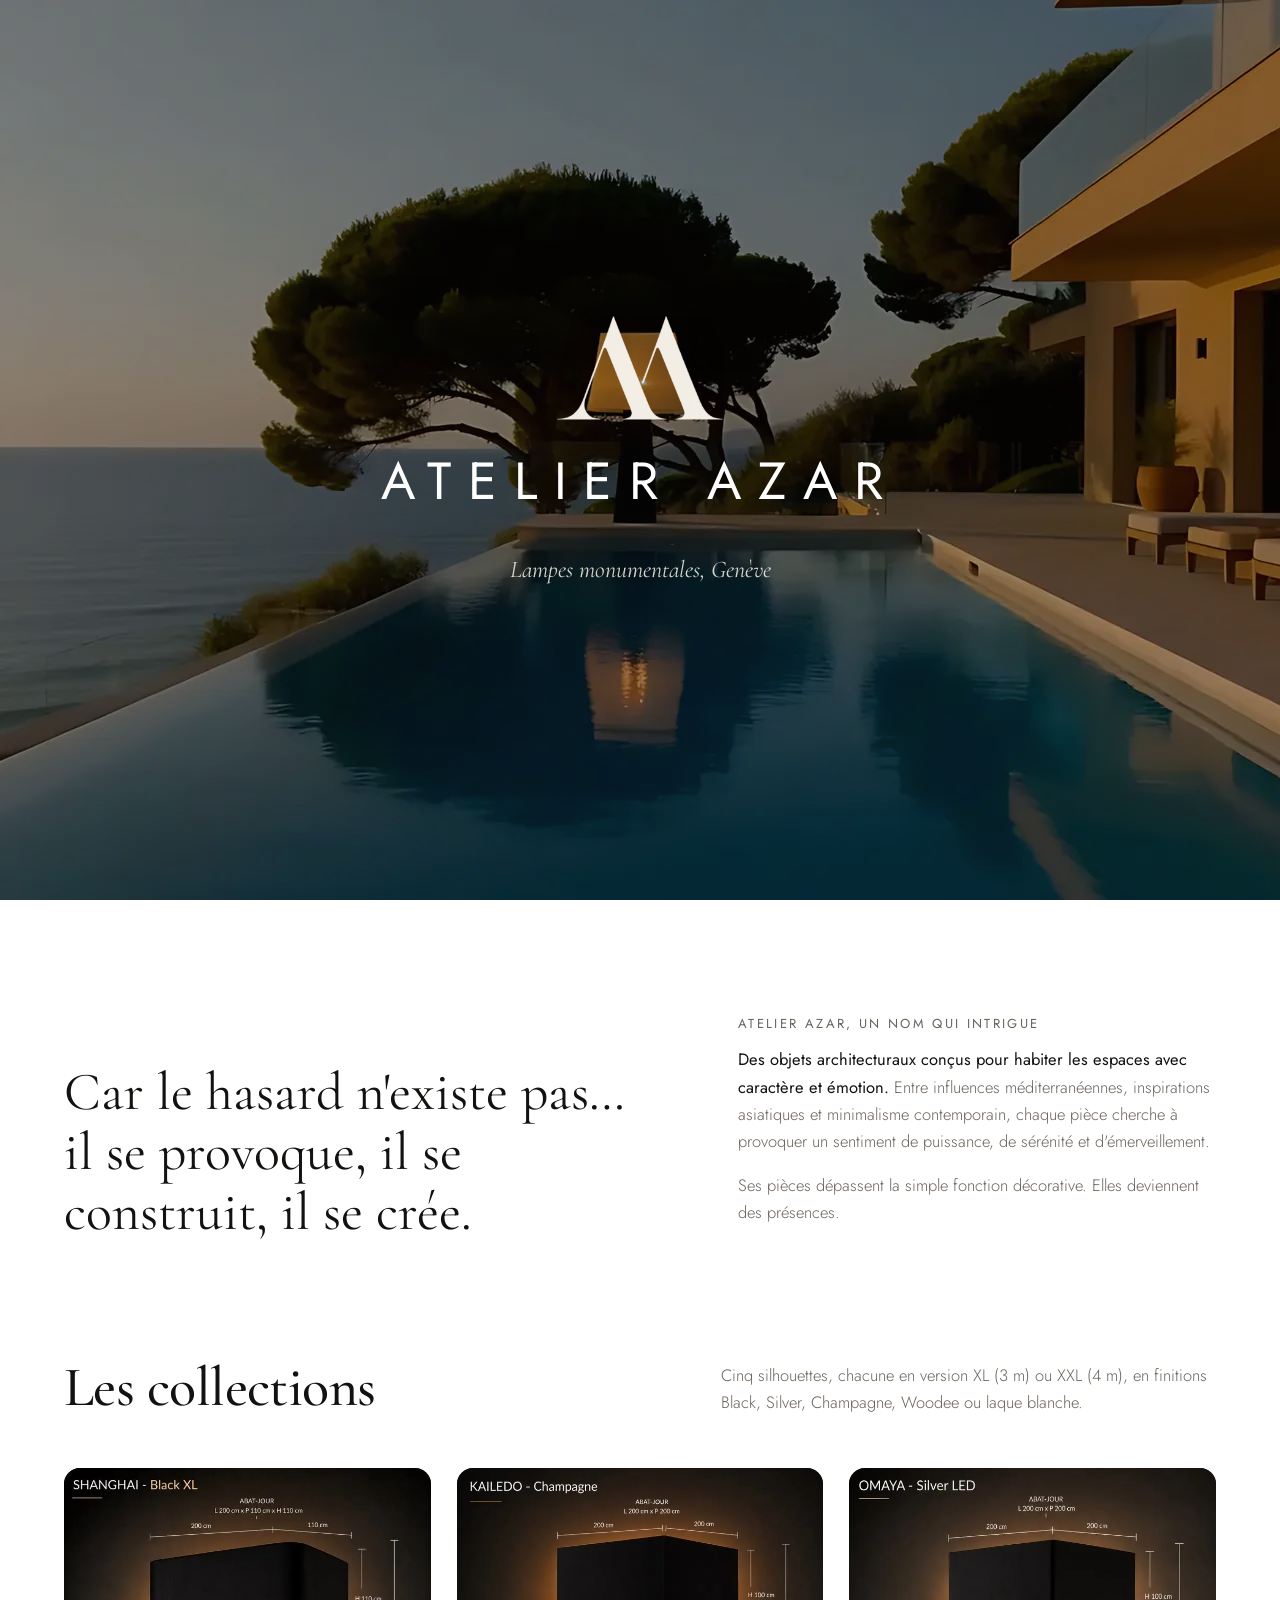
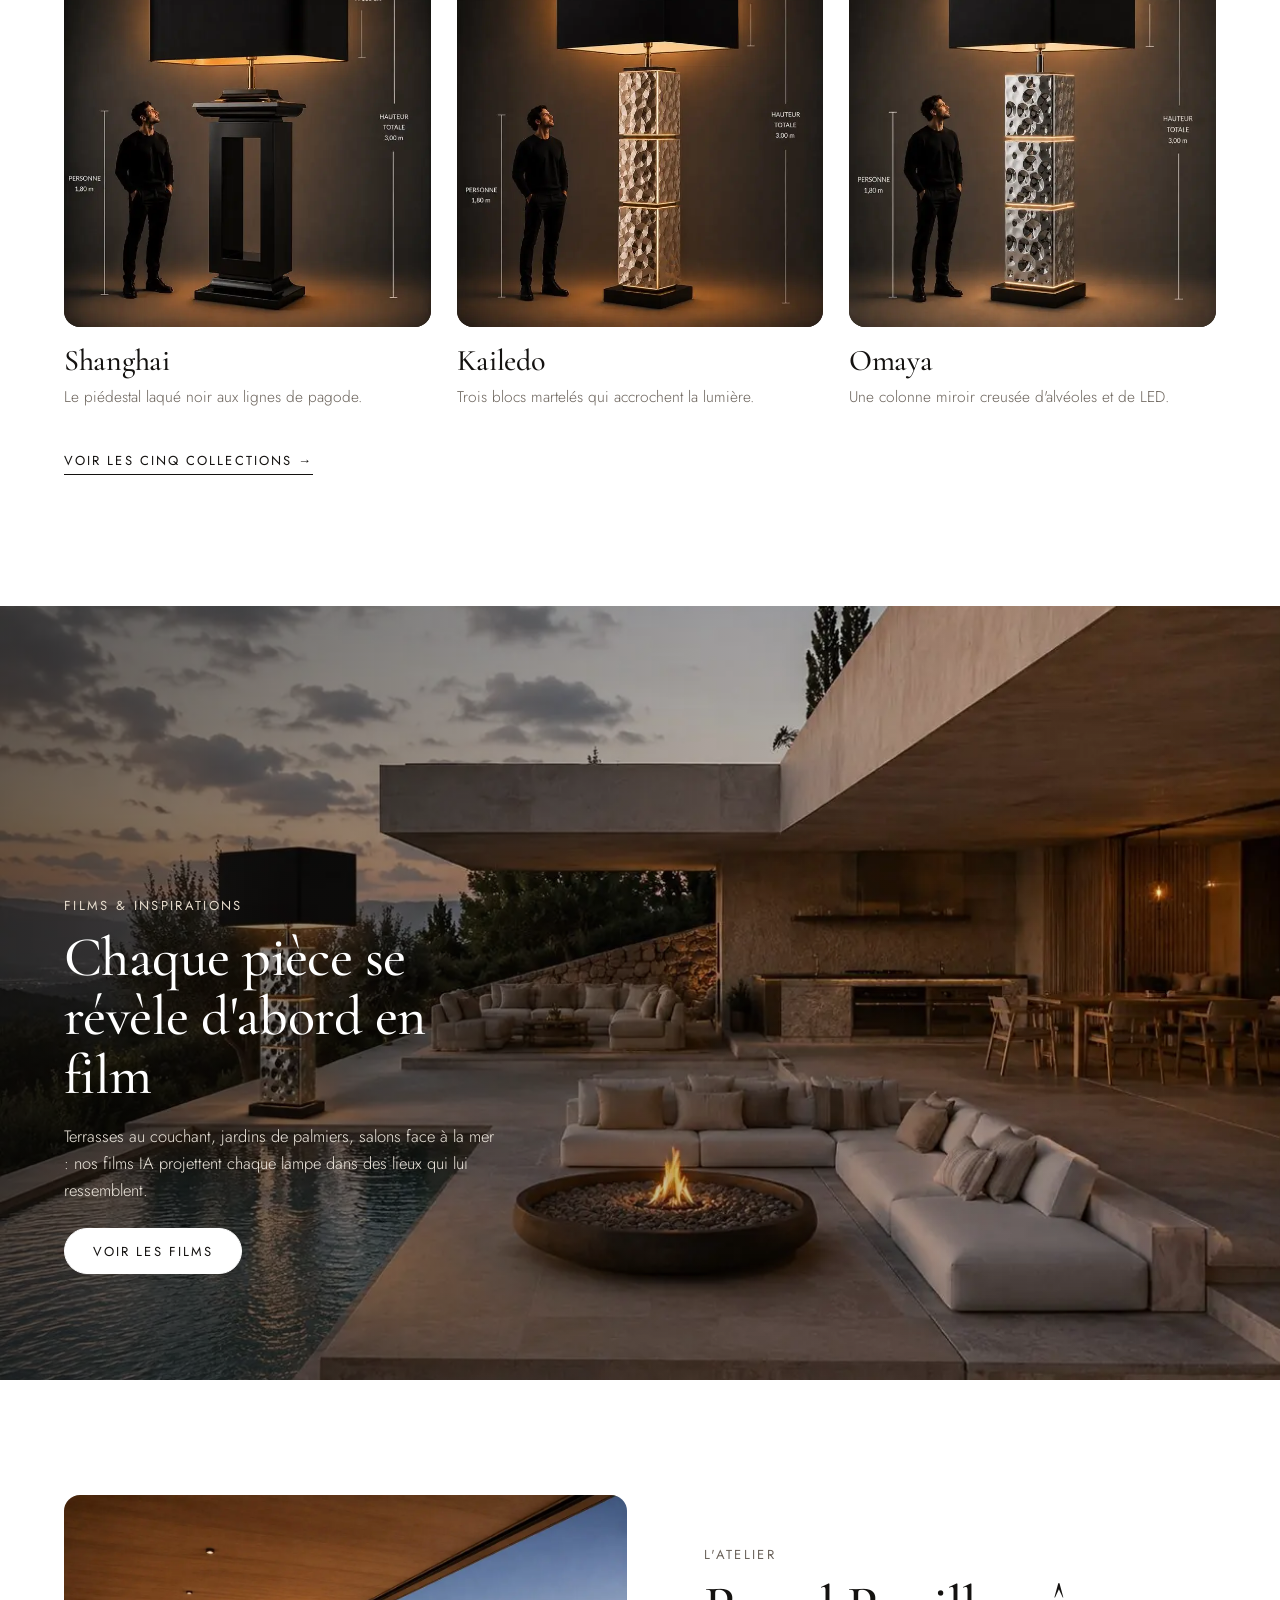
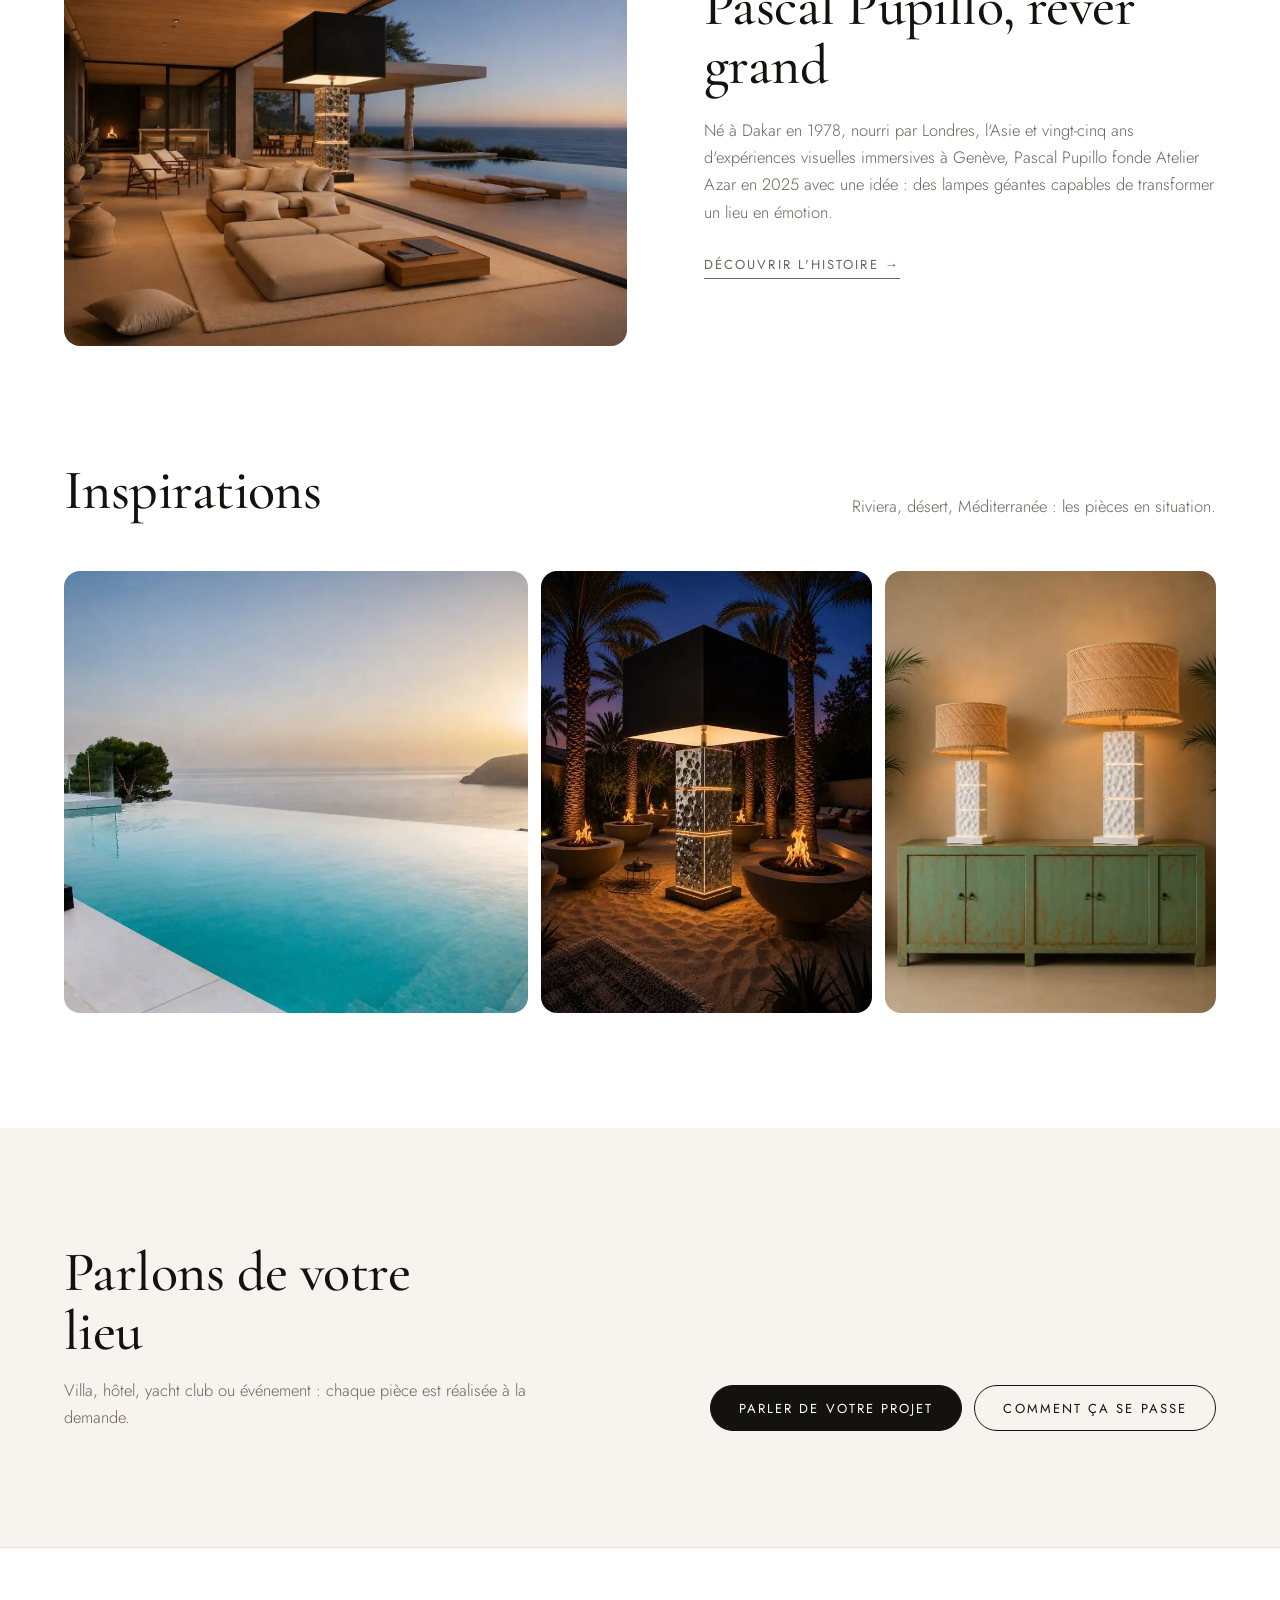
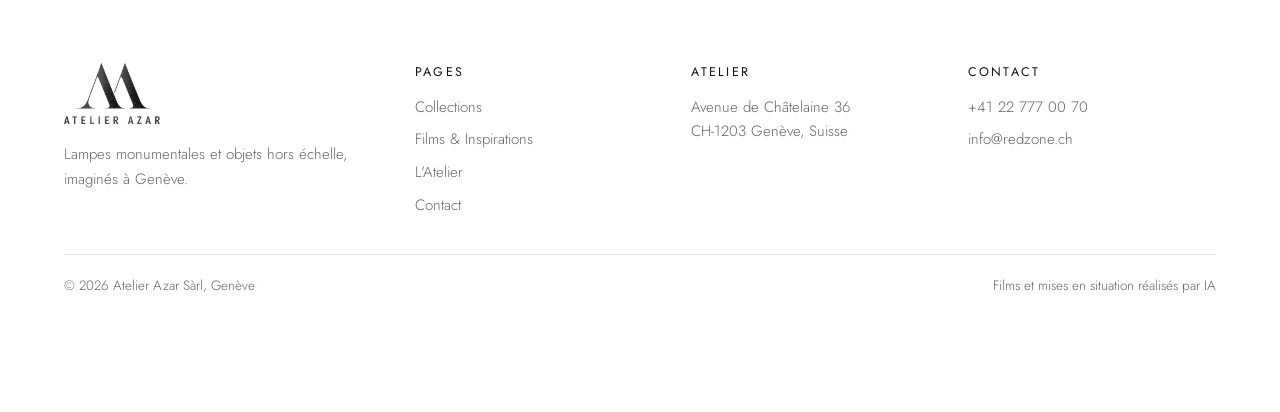
<file: atelier-azar/index.html>
<!doctype html>
<html lang="fr">
<head>
<meta charset="utf-8">
<meta name="viewport" content="width=device-width, initial-scale=1, viewport-fit=cover">
<title>Atelier Azar</title>
<meta name="description" content="Atelier Azar, lampes monumentales de 3 à 4 mètres créées à Genève par Pascal Pupillo.">
<meta name="claude:viewport-fit-sides" content="cover">
<meta property="og:title" content="Atelier Azar">
<meta property="og:description" content="Atelier Azar, lampes monumentales de 3 à 4 mètres créées à Genève par Pascal Pupillo.">
<meta property="og:image" content="img/hero-poster.webp">
<link rel="preload" as="image" href="img/hero-poster.webp" fetchpriority="high">
<link rel="preconnect" href="https://fonts.googleapis.com">
<link rel="preconnect" href="https://fonts.gstatic.com" crossorigin>
<link href="https://fonts.googleapis.com/css2?family=Cormorant+Garamond:wght@400;500;600&family=Jost:wght@300;400;500&display=swap" rel="stylesheet">
<link rel="stylesheet" href="assets/style.css">
</head>
<body>
<script>try{if(!matchMedia('(prefers-reduced-motion: reduce)').matches&&!sessionStorage.getItem('azarIntro'))document.documentElement.classList.add('intro-on')}catch(e){document.documentElement.classList.add('intro-on')}</script>
<header id="top">
  <button class="pill menu-btn" id="menuBtn" aria-expanded="false" aria-controls="drawer"><i></i><span>Menu</span></button>
  <a class="logo" href="index.html" aria-label="Atelier Azar, accueil"><img class="ll" src="img/logo-light.png" alt="Atelier Azar"><img class="ld" src="img/logo-dark.png" alt=""></a>
  <a class="pill cta" href="contact.html"><span>Contact</span><span aria-hidden="true" style="display:inline">→</span></a>
</header>
<div class="drawer" id="drawer" hidden>
  <button class="pill" id="drawerClose">Fermer</button>
  <nav aria-label="Menu"><a href="index.html" aria-current="page">Accueil</a><a href="collections.html">Collections</a><a href="films.html">Films & Inspirations</a><a href="atelier.html">L'Atelier</a><a href="contact.html">Contact</a></nav>
  <aside><p class="info">Atelier Azar Sàrl · Avenue de Châtelaine 36, CH-1203 Genève<br>+41 22 777 00 70 · info@redzone.ch</p></aside>
</div>
<main>
<section class="hero" id="accueil">
  <!-- Film IA d'accueil : video/riviera.mp4 (ordinateur) et video/riviera-mobile.mp4 (écrans verticaux), montés en aller-retour pour une boucle sans saut -->
  <video class="v" autoplay muted loop playsinline preload="auto" poster="img/hero-poster.webp"><source src="video/riviera-mobile.mp4" type="video/mp4" media="(max-aspect-ratio: 4/5)"><source src="video/riviera.mp4" type="video/mp4"></video>
  <div class="opening" id="intro" aria-hidden="true">
    <img class="mono" src="img/mono-light.png" alt="">
    <svg viewBox="0 0 760 90"><text x="380" y="70" text-anchor="middle">ATELIER AZAR</text></svg>
    <p class="tag">Lampes monumentales, Genève</p>
  </div>
  <div class="copy">
    <div>
      <h1>La lumière devient sculpture</h1>
      <p>Lampes monumentales de trois à quatre mètres, imaginées à Genève pour habiter les lieux d'exception.</p>
    </div>
    <div class="ctl">
      <a class="btn" href="collections.html">Découvrir les collections</a>
      <span><button class="vbtn" id="heroToggle" aria-pressed="false">Pause</button> <span class="ai">Film réalisé par IA</span></span>
    </div>
  </div>
</section>

<section class="band manifesto">
  <div class="wrap">
    <blockquote>Car le hasard n'existe pas… il se provoque, il se construit, il se crée.</blockquote>
    <div class="txt">
      <p class="label">Atelier Azar, un nom qui intrigue</p>
      <p><strong>Des objets architecturaux conçus pour habiter les espaces avec caractère et émotion.</strong> Entre influences méditerranéennes, inspirations asiatiques et minimalisme contemporain, chaque pièce cherche à provoquer un sentiment de puissance, de sérénité et d'émerveillement.</p>
      <p>Ses pièces dépassent la simple fonction décorative. Elles deviennent des présences.</p>
    </div>
  </div>
</section>

<section class="band" style="padding-top:0">
  <div class="wrap">
    <div class="head"><h2>Les collections</h2><p>Cinq silhouettes, chacune en version XL (3 m) ou XXL (4 m), en finitions Black, Silver, Champagne, Woodee ou laque blanche.</p></div>
    <div class="teasers"><a class="tcard" href="collections.html#shanghai"><div class="ph"><img class="fx" src="img/shanghai-xl.webp" alt="Shanghai, lampe monumentale à côté d'une personne de 1,80 m" loading="lazy" decoding="async"></div><h3>Shanghai</h3><p>Le piédestal laqué noir aux lignes de pagode.</p></a><a class="tcard" href="collections.html#kailedo"><div class="ph"><img class="fx" src="img/kailedo-champagne-xl.webp" alt="Kailedo, lampe monumentale à côté d'une personne de 1,80 m" loading="lazy" decoding="async"></div><h3>Kailedo</h3><p>Trois blocs martelés qui accrochent la lumière.</p></a><a class="tcard" href="collections.html#omaya"><div class="ph"><img class="fx" src="img/omaya-silver-xl.webp" alt="Omaya, lampe monumentale à côté d'une personne de 1,80 m" loading="lazy" decoding="async"></div><h3>Omaya</h3><p>Une colonne miroir creusée d'alvéoles et de LED.</p></a></div>
    <p style="margin-top:36px"><a class="more" href="collections.html">Voir les cinq collections →</a></p>
  </div>
</section>

<section class="feature">
  <img class="fx" src="img/scene-terrasse.webp" alt="Lampe Omaya Silver sur une terrasse en béton au couchant" loading="lazy" decoding="async">
  <div class="inner">
    <p class="label">Films &amp; Inspirations</p>
    <h2>Chaque pièce se révèle d'abord en film</h2>
    <p>Terrasses au couchant, jardins de palmiers, salons face à la mer : nos films IA projettent chaque lampe dans des lieux qui lui ressemblent.</p>
    <p style="margin-top:24px"><a class="btn" href="films.html">Voir les films</a></p>
  </div>
</section>

<section class="band split">
  <div class="wrap">
    <img class="fx" src="img/scene-salon.webp" alt="Lampe Kailedo dans un salon ouvert sur l'océan au crépuscule" loading="lazy" decoding="async">
    <div class="txt">
      <p class="label">L'Atelier</p>
      <h2 style="margin:12px 0 22px">Pascal Pupillo, rêver grand</h2>
      <p>Né à Dakar en 1978, nourri par Londres, l'Asie et vingt-cinq ans d'expériences visuelles immersives à Genève, Pascal Pupillo fonde Atelier Azar en 2025 avec une idée : des lampes géantes capables de transformer un lieu en émotion.</p>
      <p style="margin-top:24px"><a class="more" href="atelier.html">Découvrir l'histoire →</a></p>
    </div>
  </div>
</section>

<section class="band" style="padding-top:0">
  <div class="wrap">
    <div class="head"><h2>Inspirations</h2><p>Riviera, désert, Méditerranée : les pièces en situation.</p></div>
    <div class="strip">
      <a href="films.html#inspirations"><img class="fx" src="img/scene-riviera.webp" alt="Shanghai Black au bord d'une piscine à débordement" loading="lazy" decoding="async"></a>
      <a href="films.html#inspirations"><img class="fx" src="img/scene-desert-silver.webp" alt="Omaya Silver dans un jardin de palmiers, la nuit" loading="lazy" decoding="async"></a>
      <a href="films.html#inspirations"><img class="fx" src="img/scene-bali-console.webp" alt="Deux lampes Bali sur une console ancienne" loading="lazy" decoding="async"></a>
    </div>
  </div>
</section>
<section class="band cta-band">
  <div class="wrap">
    <div><h2>Parlons de votre lieu</h2><p style="margin:16px 0 0;color:var(--soft);max-width:32em">Villa, hôtel, yacht club ou événement : chaque pièce est réalisée à la demande.</p></div>
    <div class="acts"><a class="btn fill" href="contact.html">Parler de votre projet</a><a class="btn" href="atelier.html#projet">Comment ça se passe</a></div>
  </div>
</section>
</main>
<footer class="band">
  <div class="cols">
    <div><img src="img/logo-dark.png" alt="Atelier Azar" style="margin-bottom:18px"><p>Lampes monumentales et objets hors échelle, imaginés à Genève.</p></div>
    <div><h4>Pages</h4><nav><a href="collections.html">Collections</a><a href="films.html">Films &amp; Inspirations</a><a href="atelier.html">L'Atelier</a><a href="contact.html">Contact</a></nav></div>
    <div><h4>Atelier</h4><p>Avenue de Châtelaine 36<br>CH-1203 Genève, Suisse</p></div>
    <div><h4>Contact</h4><nav><a href="tel:+41227770070">+41 22 777 00 70</a><a href="mailto:info@redzone.ch">info@redzone.ch</a></nav></div>
  </div>
  <div class="legal"><span>© 2026 Atelier Azar Sàrl, Genève</span><span>Films et mises en situation réalisés par IA</span></div>
</footer>
<script src="assets/site.js"></script>
</body>
</html>
</file>
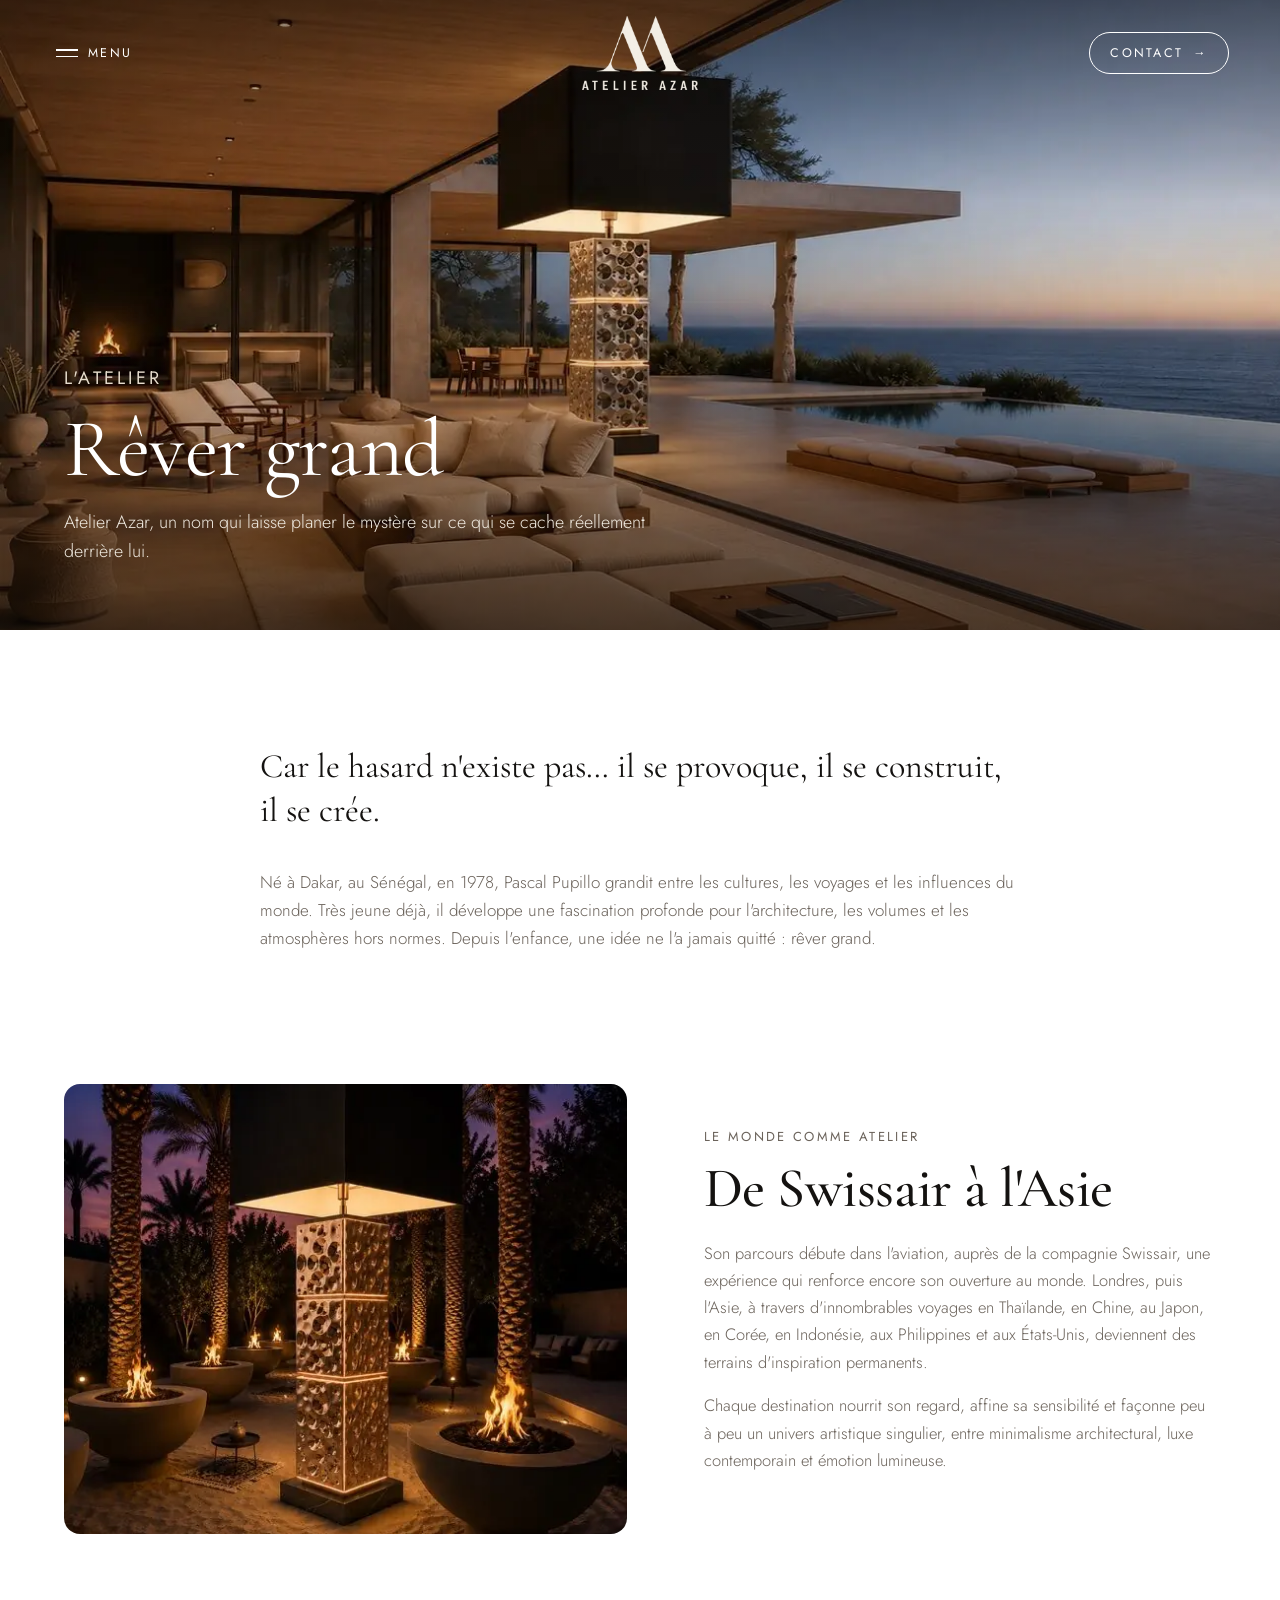
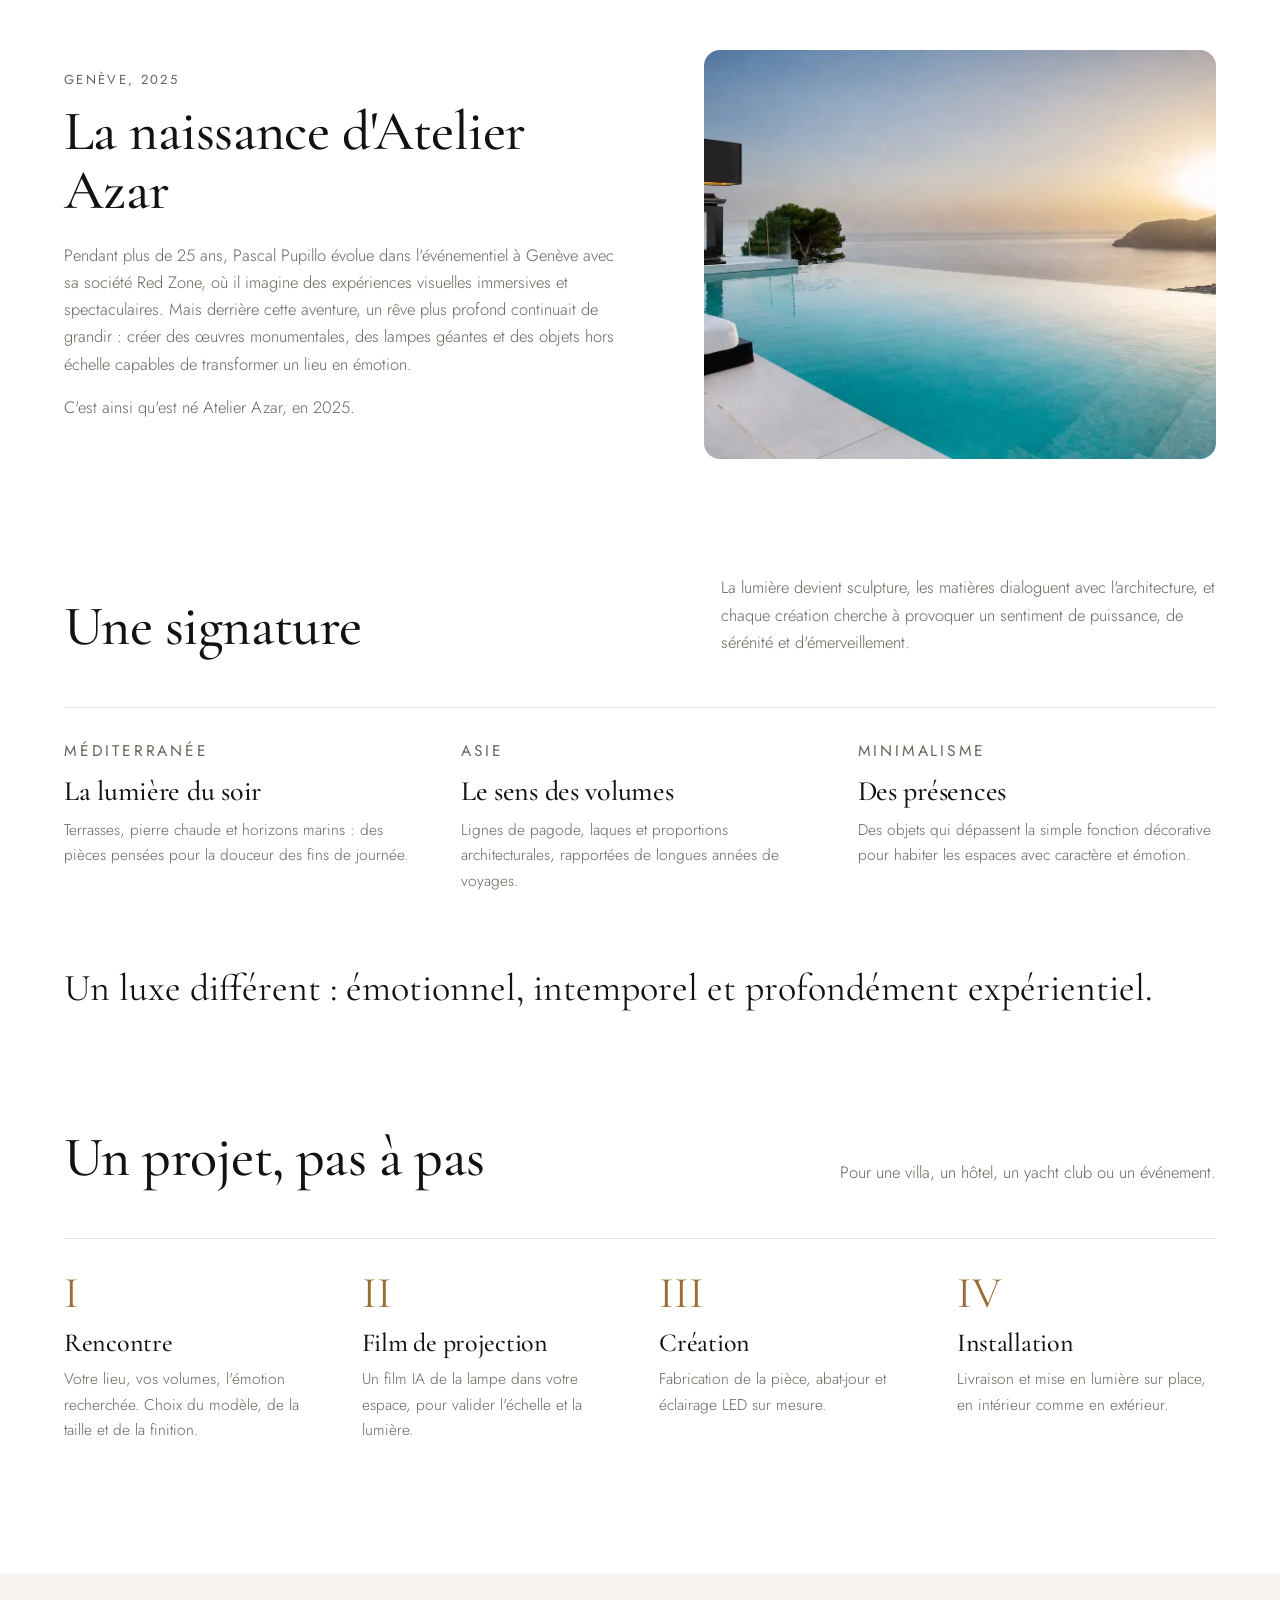
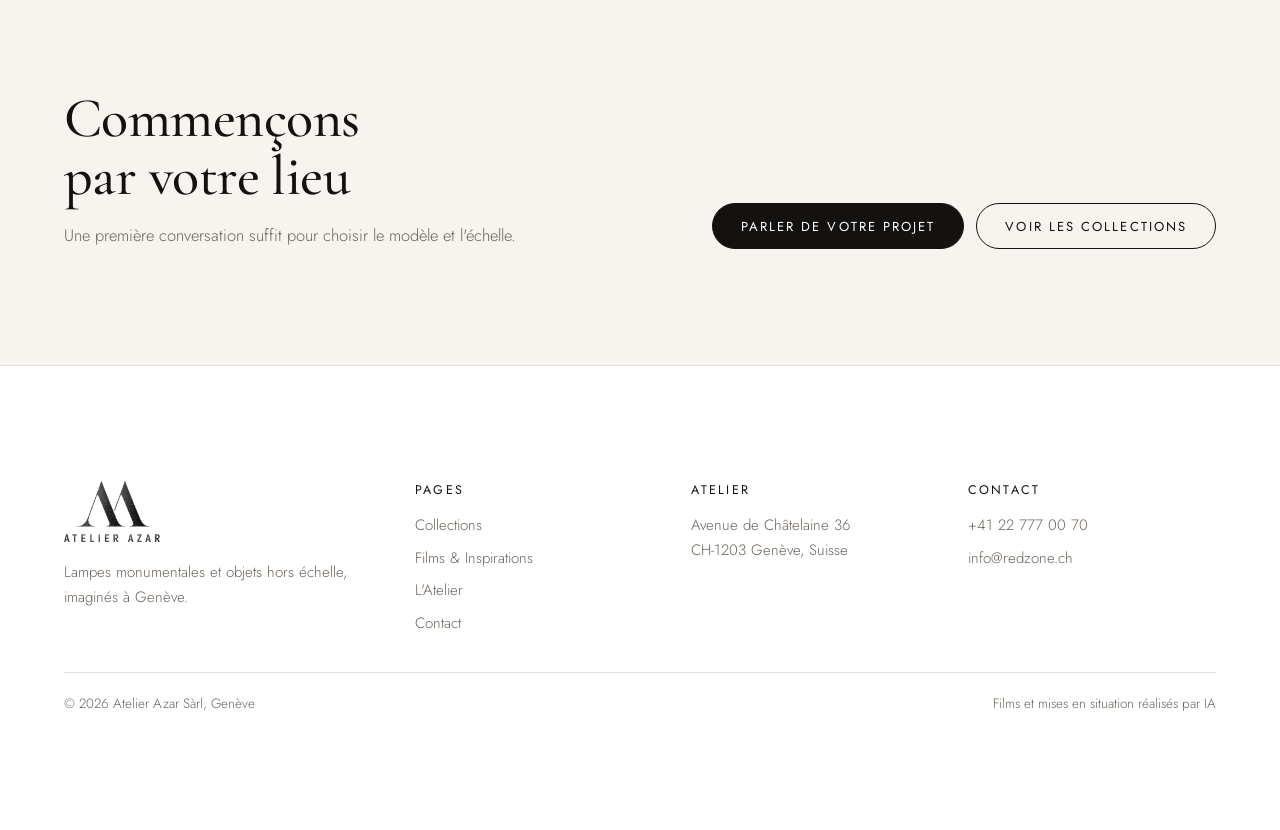
<file: atelier-azar/atelier.html>
<!doctype html>
<html lang="fr">
<head>
<meta charset="utf-8">
<meta name="viewport" content="width=device-width, initial-scale=1, viewport-fit=cover">
<title>L'Atelier – Atelier Azar</title>
<meta name="description" content="Pascal Pupillo et l'histoire d'Atelier Azar, né à Genève en 2025 : la lumière devient sculpture.">
<meta name="claude:viewport-fit-sides" content="cover">
<meta property="og:title" content="L'Atelier – Atelier Azar">
<meta property="og:description" content="Pascal Pupillo et l'histoire d'Atelier Azar, né à Genève en 2025 : la lumière devient sculpture.">
<meta property="og:image" content="img/hero-poster.webp">
<link rel="preconnect" href="https://fonts.googleapis.com">
<link rel="preconnect" href="https://fonts.gstatic.com" crossorigin>
<link href="https://fonts.googleapis.com/css2?family=Cormorant+Garamond:wght@400;500;600&family=Jost:wght@300;400;500&display=swap" rel="stylesheet">
<link rel="stylesheet" href="assets/style.css">
</head>
<body>
<header id="top">
  <button class="pill menu-btn" id="menuBtn" aria-expanded="false" aria-controls="drawer"><i></i><span>Menu</span></button>
  <a class="logo" href="index.html" aria-label="Atelier Azar, accueil"><img class="ll" src="img/logo-light.png" alt="Atelier Azar"><img class="ld" src="img/logo-dark.png" alt=""></a>
  <a class="pill cta" href="contact.html"><span>Contact</span><span aria-hidden="true" style="display:inline">→</span></a>
</header>
<div class="drawer" id="drawer" hidden>
  <button class="pill" id="drawerClose">Fermer</button>
  <nav aria-label="Menu"><a href="index.html">Accueil</a><a href="collections.html">Collections</a><a href="films.html">Films & Inspirations</a><a href="atelier.html" aria-current="page">L'Atelier</a><a href="contact.html">Contact</a></nav>
  <aside><p class="info">Atelier Azar Sàrl · Avenue de Châtelaine 36, CH-1203 Genève<br>+41 22 777 00 70 · info@redzone.ch</p></aside>
</div>
<main>
<section class="page-hero">
  <img src="img/scene-salon.webp" alt="Lampe Kailedo dans un salon ouvert sur l'océan au crépuscule" fetchpriority="high">
  <div class="copy"><p class="label">L'Atelier</p><h1>Rêver grand</h1><p>Atelier Azar, un nom qui laisse planer le mystère sur ce qui se cache réellement derrière lui.</p></div>
</section>

<section class="band">
  <div class="wrap story">
    <p class="big">Car le hasard n'existe pas… il se provoque, il se construit, il se crée.</p>
    <p>Né à Dakar, au Sénégal, en 1978, Pascal Pupillo grandit entre les cultures, les voyages et les influences du monde. Très jeune déjà, il développe une fascination profonde pour l'architecture, les volumes et les atmosphères hors normes. Depuis l'enfance, une idée ne l'a jamais quitté : rêver grand.</p>
  </div>
</section>

<section class="band split" style="padding-top:0">
  <div class="wrap">
    <img class="fx" src="img/scene-desert-champagne.webp" alt="Lampe Omaya Champagne entre les braseros d'un jardin de palmiers" loading="lazy" decoding="async">
    <div class="txt">
      <p class="label">Le monde comme atelier</p>
      <h2 style="margin:12px 0 22px">De Swissair à l'Asie</h2>
      <p>Son parcours débute dans l'aviation, auprès de la compagnie Swissair, une expérience qui renforce encore son ouverture au monde. Londres, puis l'Asie, à travers d'innombrables voyages en Thaïlande, en Chine, au Japon, en Corée, en Indonésie, aux Philippines et aux États-Unis, deviennent des terrains d'inspiration permanents.</p>
      <p>Chaque destination nourrit son regard, affine sa sensibilité et façonne peu à peu un univers artistique singulier, entre minimalisme architectural, luxe contemporain et émotion lumineuse.</p>
    </div>
  </div>
</section>

<section class="band split rev" style="padding-top:0">
  <div class="wrap">
    <img class="fx" src="img/scene-riviera.webp" alt="Lampe Shanghai Black au bord d'une piscine à débordement" loading="lazy" decoding="async">
    <div class="txt">
      <p class="label">Genève, 2025</p>
      <h2 style="margin:12px 0 22px">La naissance d'Atelier Azar</h2>
      <p>Pendant plus de 25 ans, Pascal Pupillo évolue dans l'événementiel à Genève avec sa société Red Zone, où il imagine des expériences visuelles immersives et spectaculaires. Mais derrière cette aventure, un rêve plus profond continuait de grandir : créer des œuvres monumentales, des lampes géantes et des objets hors échelle capables de transformer un lieu en émotion.</p>
      <p>C'est ainsi qu'est né Atelier Azar, en 2025.</p>
    </div>
  </div>
</section>

<section class="band" style="padding-top:0">
  <div class="wrap">
    <div class="head"><h2>Une signature</h2><p>La lumière devient sculpture, les matières dialoguent avec l'architecture, et chaque création cherche à provoquer un sentiment de puissance, de sérénité et d'émerveillement.</p></div>
    <div class="values">
      <div><p class="label">Méditerranée</p><h3>La lumière du soir</h3><p>Terrasses, pierre chaude et horizons marins : des pièces pensées pour la douceur des fins de journée.</p></div>
      <div><p class="label">Asie</p><h3>Le sens des volumes</h3><p>Lignes de pagode, laques et proportions architecturales, rapportées de longues années de voyages.</p></div>
      <div><p class="label">Minimalisme</p><h3>Des présences</h3><p>Des objets qui dépassent la simple fonction décorative pour habiter les espaces avec caractère et émotion.</p></div>
    </div>
    <p class="lede" style="margin-top:56px">Un luxe différent : émotionnel, intemporel et profondément expérientiel.</p>
  </div>
</section>

<section class="band" id="projet" style="padding-top:0">
  <div class="wrap">
    <div class="head"><h2>Un projet, pas à pas</h2><p>Pour une villa, un hôtel, un yacht club ou un événement.</p></div>
    <div class="steps">
      <div><div class="n">I</div><h3>Rencontre</h3><p>Votre lieu, vos volumes, l'émotion recherchée. Choix du modèle, de la taille et de la finition.</p></div>
      <div><div class="n">II</div><h3>Film de projection</h3><p>Un film IA de la lampe dans votre espace, pour valider l'échelle et la lumière.</p></div>
      <div><div class="n">III</div><h3>Création</h3><p>Fabrication de la pièce, abat-jour et éclairage LED sur mesure.</p></div>
      <div><div class="n">IV</div><h3>Installation</h3><p>Livraison et mise en lumière sur place, en intérieur comme en extérieur.</p></div>
    </div>
  </div>
</section>
<section class="band cta-band">
  <div class="wrap">
    <div><h2>Commençons par votre lieu</h2><p style="margin:16px 0 0;color:var(--soft);max-width:32em">Une première conversation suffit pour choisir le modèle et l'échelle.</p></div>
    <div class="acts"><a class="btn fill" href="contact.html">Parler de votre projet</a><a class="btn" href="collections.html">Voir les collections</a></div>
  </div>
</section>
</main>
<footer class="band">
  <div class="cols">
    <div><img src="img/logo-dark.png" alt="Atelier Azar" style="margin-bottom:18px"><p>Lampes monumentales et objets hors échelle, imaginés à Genève.</p></div>
    <div><h4>Pages</h4><nav><a href="collections.html">Collections</a><a href="films.html">Films &amp; Inspirations</a><a href="atelier.html">L'Atelier</a><a href="contact.html">Contact</a></nav></div>
    <div><h4>Atelier</h4><p>Avenue de Châtelaine 36<br>CH-1203 Genève, Suisse</p></div>
    <div><h4>Contact</h4><nav><a href="tel:+41227770070">+41 22 777 00 70</a><a href="mailto:info@redzone.ch">info@redzone.ch</a></nav></div>
  </div>
  <div class="legal"><span>© 2026 Atelier Azar Sàrl, Genève</span><span>Films et mises en situation réalisés par IA</span></div>
</footer>
<script src="assets/site.js"></script>
</body>
</html>
</file>
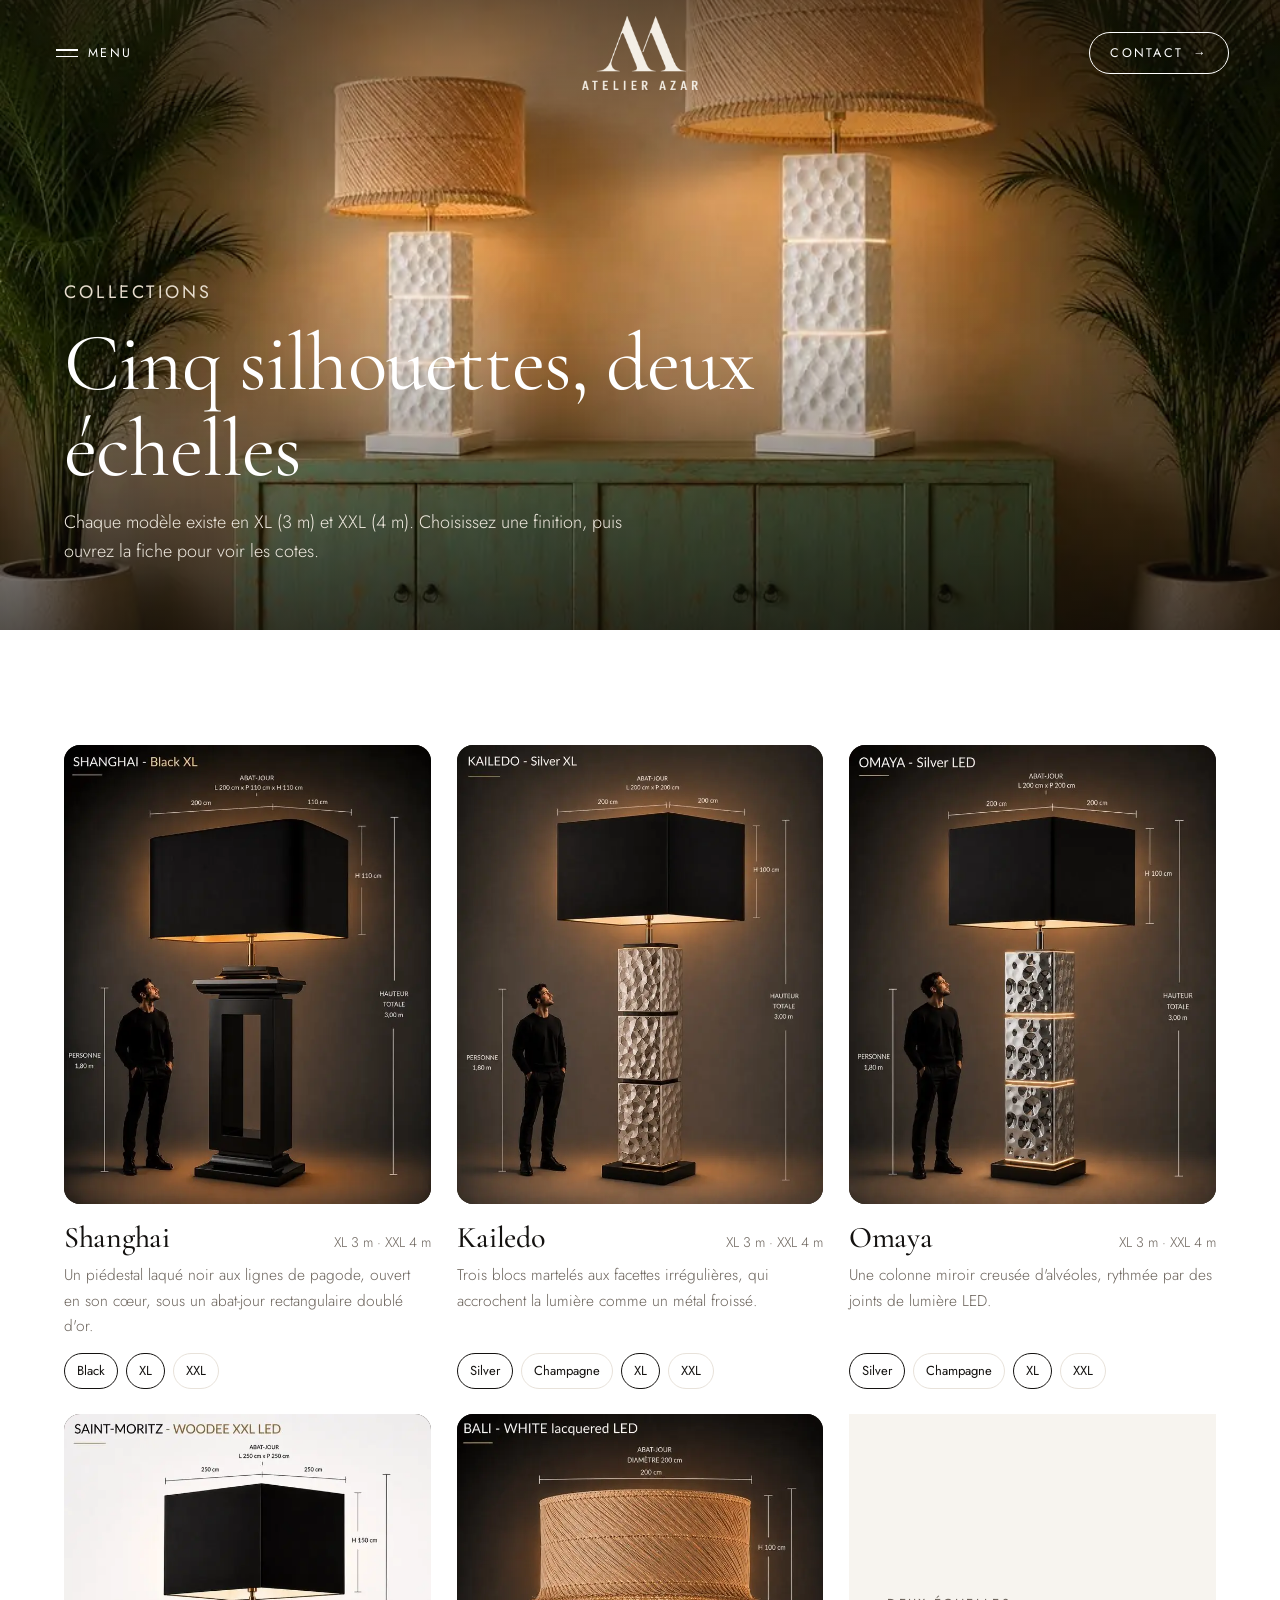
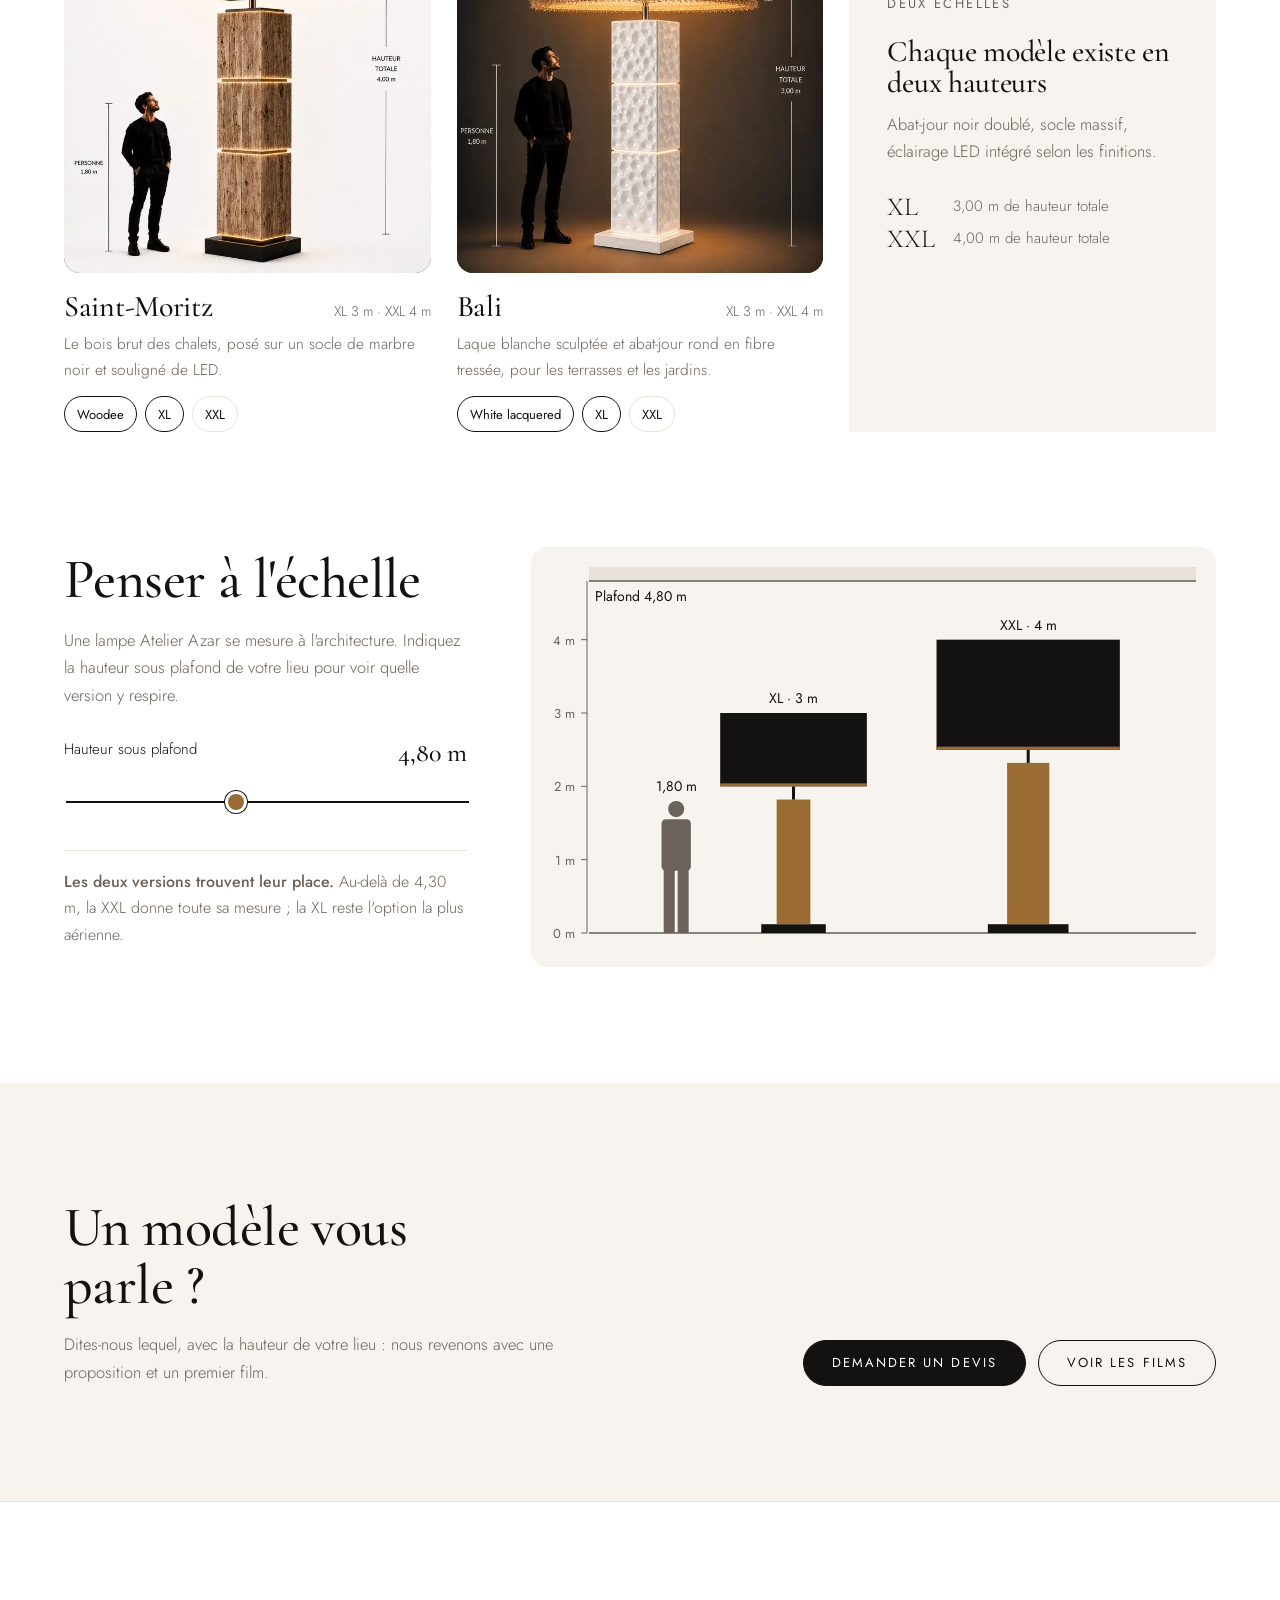
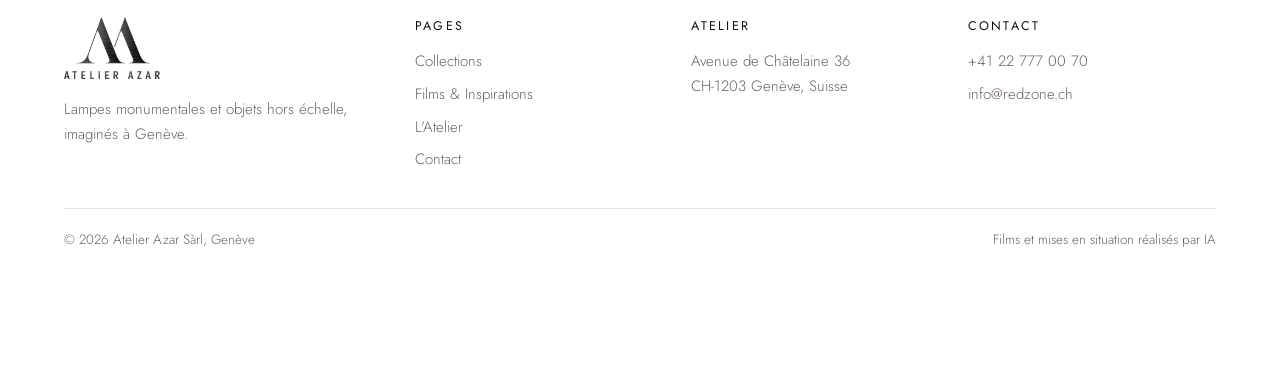
<file: atelier-azar/collections.html>
<!doctype html>
<html lang="fr">
<head>
<meta charset="utf-8">
<meta name="viewport" content="width=device-width, initial-scale=1, viewport-fit=cover">
<title>Collections – Atelier Azar</title>
<meta name="description" content="Shanghai, Kailedo, Omaya, Saint-Moritz et Bali : cinq lampes monumentales en versions XL (3 m) et XXL (4 m).">
<meta name="claude:viewport-fit-sides" content="cover">
<meta property="og:title" content="Collections – Atelier Azar">
<meta property="og:description" content="Shanghai, Kailedo, Omaya, Saint-Moritz et Bali : cinq lampes monumentales en versions XL (3 m) et XXL (4 m).">
<meta property="og:image" content="img/hero-poster.webp">
<link rel="preconnect" href="https://fonts.googleapis.com">
<link rel="preconnect" href="https://fonts.gstatic.com" crossorigin>
<link href="https://fonts.googleapis.com/css2?family=Cormorant+Garamond:wght@400;500;600&family=Jost:wght@300;400;500&display=swap" rel="stylesheet">
<link rel="stylesheet" href="assets/style.css">
</head>
<body>
<header id="top">
  <button class="pill menu-btn" id="menuBtn" aria-expanded="false" aria-controls="drawer"><i></i><span>Menu</span></button>
  <a class="logo" href="index.html" aria-label="Atelier Azar, accueil"><img class="ll" src="img/logo-light.png" alt="Atelier Azar"><img class="ld" src="img/logo-dark.png" alt=""></a>
  <a class="pill cta" href="contact.html"><span>Contact</span><span aria-hidden="true" style="display:inline">→</span></a>
</header>
<div class="drawer" id="drawer" hidden>
  <button class="pill" id="drawerClose">Fermer</button>
  <nav aria-label="Menu"><a href="index.html">Accueil</a><a href="collections.html" aria-current="page">Collections</a><a href="films.html">Films & Inspirations</a><a href="atelier.html">L'Atelier</a><a href="contact.html">Contact</a></nav>
  <aside><p class="info">Atelier Azar Sàrl · Avenue de Châtelaine 36, CH-1203 Genève<br>+41 22 777 00 70 · info@redzone.ch</p></aside>
</div>
<main>
<section class="page-hero">
  <img src="img/scene-bali-console.webp" alt="Deux lampes Bali sur une console ancienne, entre deux palmiers" fetchpriority="high">
  <div class="copy"><p class="label">Collections</p><h1>Cinq silhouettes, deux échelles</h1><p>Chaque modèle existe en XL (3 m) et XXL (4 m). Choisissez une finition, puis ouvrez la fiche pour voir les cotes.</p></div>
</section>

<section class="band">
  <div class="wrap"><div class="grid" id="grid"></div></div>
</section>

<section class="band scale" id="echelle" style="padding-top:0">
  <div class="wrap">
    <div>
      <h2>Penser à l'échelle</h2>
      <p style="margin-top:18px">Une lampe Atelier Azar se mesure à l'architecture. Indiquez la hauteur sous plafond de votre lieu pour voir quelle version y respire.</p>
      <div class="ctrl">
        <label for="ceil">Hauteur sous plafond <output id="ceilOut">4,80 m</output></label>
        <input type="range" id="ceil" min="2.5" max="8" step="0.1" value="4.8">
      </div>
      <p class="verdict" id="verdict"></p>
    </div>
    <div class="fig" id="fig" role="img" aria-label="Élévation à l'échelle : personne de 1,80 m, lampe XL de 3 m et lampe XXL de 4 m sous le plafond choisi"></div>
  </div>
</section>
<section class="band cta-band">
  <div class="wrap">
    <div><h2>Un modèle vous parle ?</h2><p style="margin:16px 0 0;color:var(--soft);max-width:32em">Dites-nous lequel, avec la hauteur de votre lieu : nous revenons avec une proposition et un premier film.</p></div>
    <div class="acts"><a class="btn fill" href="contact.html">Demander un devis</a><a class="btn" href="films.html">Voir les films</a></div>
  </div>
</section>
</main>
<div class="lb" id="lb" hidden role="dialog" aria-modal="true" aria-label="Fiche produit">
  <button class="x pill" id="lbClose">Fermer</button>
  <img id="lbImg" alt="">
  <aside id="lbInfo"></aside>
</div>
<footer class="band">
  <div class="cols">
    <div><img src="img/logo-dark.png" alt="Atelier Azar" style="margin-bottom:18px"><p>Lampes monumentales et objets hors échelle, imaginés à Genève.</p></div>
    <div><h4>Pages</h4><nav><a href="collections.html">Collections</a><a href="films.html">Films &amp; Inspirations</a><a href="atelier.html">L'Atelier</a><a href="contact.html">Contact</a></nav></div>
    <div><h4>Atelier</h4><p>Avenue de Châtelaine 36<br>CH-1203 Genève, Suisse</p></div>
    <div><h4>Contact</h4><nav><a href="tel:+41227770070">+41 22 777 00 70</a><a href="mailto:info@redzone.ch">info@redzone.ch</a></nav></div>
  </div>
  <div class="legal"><span>© 2026 Atelier Azar Sàrl, Genève</span><span>Films et mises en situation réalisés par IA</span></div>
</footer>
<script src="assets/site.js"></script>
</body>
</html>
</file>
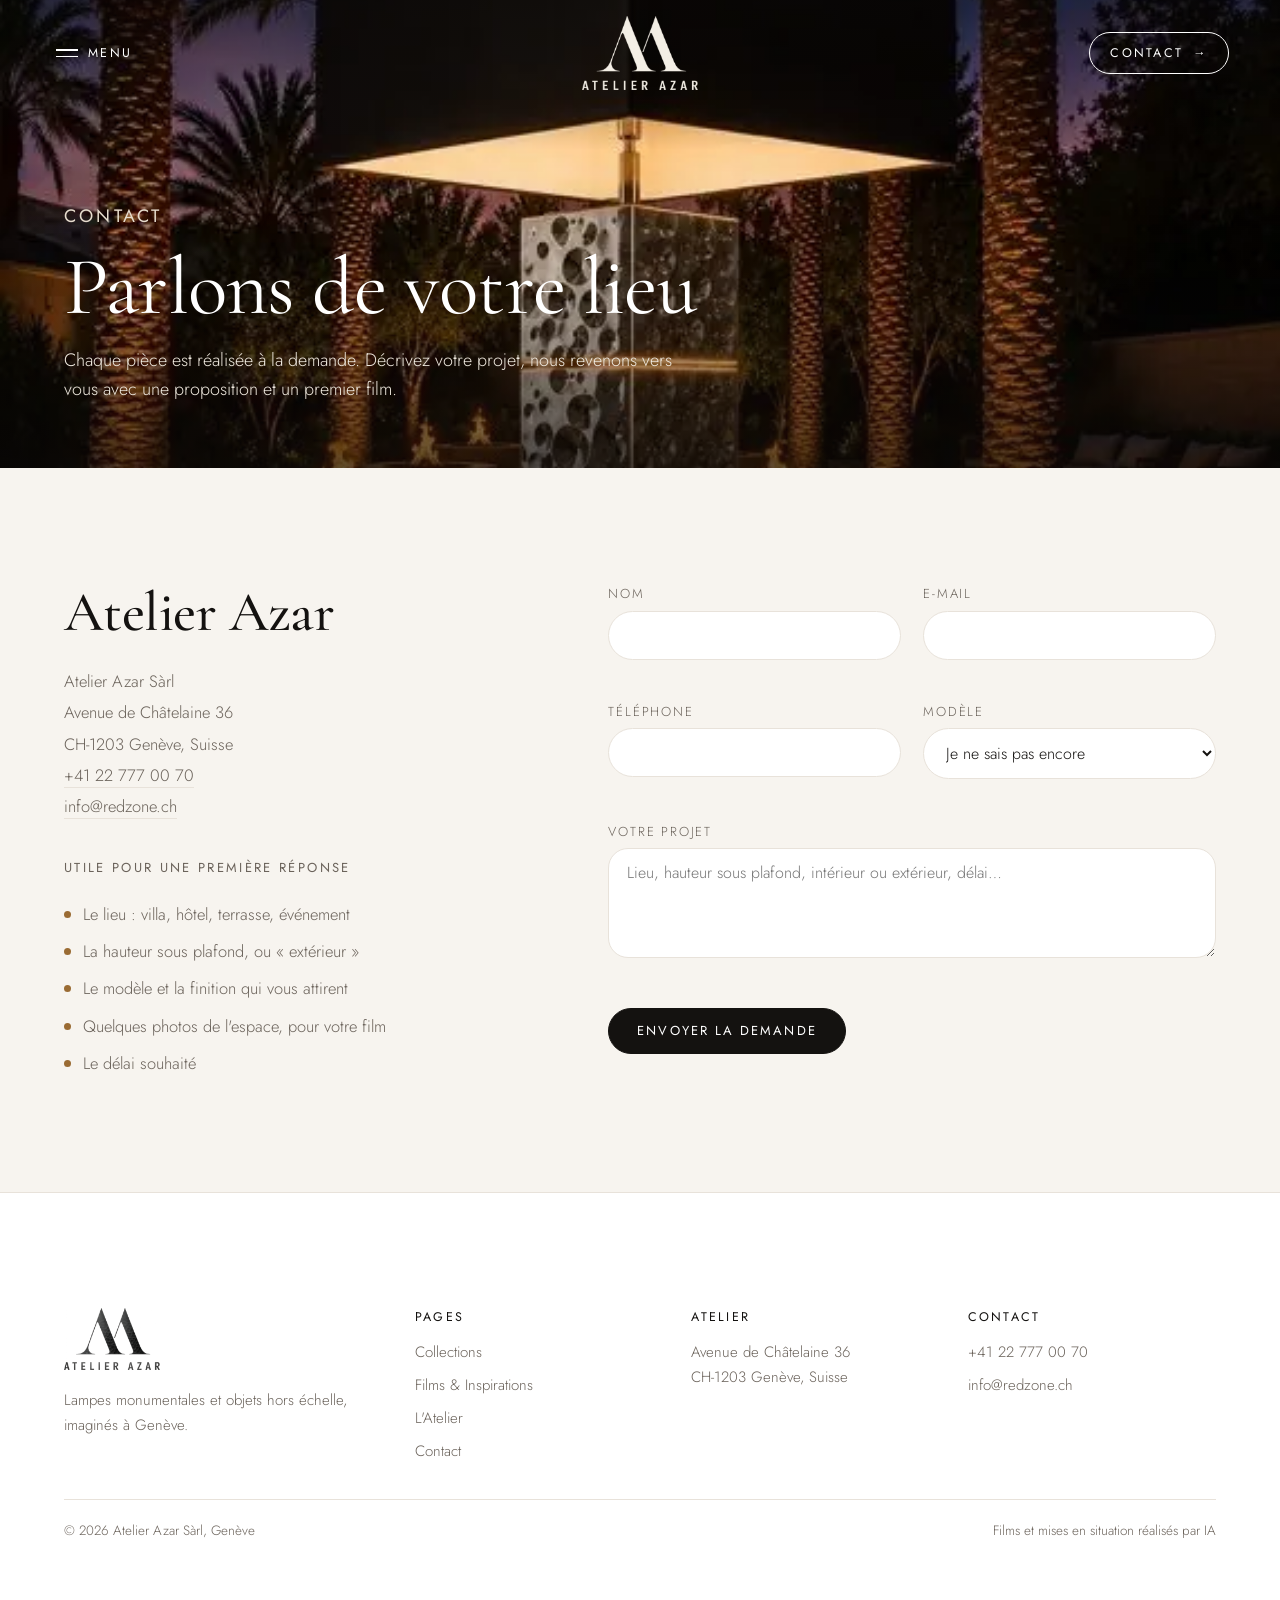
<file: atelier-azar/contact.html>
<!doctype html>
<html lang="fr">
<head>
<meta charset="utf-8">
<meta name="viewport" content="width=device-width, initial-scale=1, viewport-fit=cover">
<title>Contact – Atelier Azar</title>
<meta name="description" content="Parlez-nous de votre lieu : Atelier Azar, Avenue de Châtelaine 36, Genève. +41 22 777 00 70.">
<meta name="claude:viewport-fit-sides" content="cover">
<meta property="og:title" content="Contact – Atelier Azar">
<meta property="og:description" content="Parlez-nous de votre lieu : Atelier Azar, Avenue de Châtelaine 36, Genève. +41 22 777 00 70.">
<meta property="og:image" content="img/hero-poster.webp">
<link rel="preconnect" href="https://fonts.googleapis.com">
<link rel="preconnect" href="https://fonts.gstatic.com" crossorigin>
<link href="https://fonts.googleapis.com/css2?family=Cormorant+Garamond:wght@400;500;600&family=Jost:wght@300;400;500&display=swap" rel="stylesheet">
<link rel="stylesheet" href="assets/style.css">
</head>
<body>
<header id="top">
  <button class="pill menu-btn" id="menuBtn" aria-expanded="false" aria-controls="drawer"><i></i><span>Menu</span></button>
  <a class="logo" href="index.html" aria-label="Atelier Azar, accueil"><img class="ll" src="img/logo-light.png" alt="Atelier Azar"><img class="ld" src="img/logo-dark.png" alt=""></a>
  <a class="pill cta" href="contact.html"><span>Contact</span><span aria-hidden="true" style="display:inline">→</span></a>
</header>
<div class="drawer" id="drawer" hidden>
  <button class="pill" id="drawerClose">Fermer</button>
  <nav aria-label="Menu"><a href="index.html">Accueil</a><a href="collections.html">Collections</a><a href="films.html">Films & Inspirations</a><a href="atelier.html">L'Atelier</a><a href="contact.html" aria-current="page">Contact</a></nav>
  <aside><p class="info">Atelier Azar Sàrl · Avenue de Châtelaine 36, CH-1203 Genève<br>+41 22 777 00 70 · info@redzone.ch</p></aside>
</div>
<main>
<section class="page-hero short">
  <img src="img/scene-desert-silver.webp" alt="Lampe Omaya Silver dans un jardin de palmiers, la nuit" fetchpriority="high" style="object-position:50% 40%">
  <div class="copy"><p class="label">Contact</p><h1>Parlons de votre lieu</h1><p>Chaque pièce est réalisée à la demande. Décrivez votre projet, nous revenons vers vous avec une proposition et un premier film.</p></div>
</section>

<section class="band contact">
  <div class="wrap">
    <div>
      <h2>Atelier Azar</h2>
      <address>
        Atelier Azar Sàrl<br>
        Avenue de Châtelaine 36<br>
        CH-1203 Genève, Suisse<br>
        <a href="tel:+41227770070">+41 22 777 00 70</a><br>
        <a href="mailto:info@redzone.ch">info@redzone.ch</a>
      </address>
      <p class="label" style="margin-top:36px">Utile pour une première réponse</p>
      <ul class="checklist">
        <li>Le lieu : villa, hôtel, terrasse, événement</li>
        <li>La hauteur sous plafond, ou « extérieur »</li>
        <li>Le modèle et la finition qui vous attirent</li>
        <li>Quelques photos de l'espace, pour votre film</li>
        <li>Le délai souhaité</li>
      </ul>
    </div>
    <form id="form" novalidate>
      <div><label for="f-name">Nom</label><input id="f-name" name="name" autocomplete="name" required></div>
      <div><label for="f-mail">E-mail</label><input id="f-mail" name="email" type="email" autocomplete="email" required></div>
      <div><label for="f-tel">Téléphone</label><input id="f-tel" name="tel" type="tel" autocomplete="tel"></div>
      <div><label for="f-model">Modèle</label><select id="f-model" name="model"><option>Je ne sais pas encore</option></select></div>
      <div class="full"><label for="f-msg">Votre projet</label><textarea id="f-msg" name="msg" placeholder="Lieu, hauteur sous plafond, intérieur ou extérieur, délai…"></textarea></div>
      <div class="full"><button class="btn fill" type="submit">Envoyer la demande</button></div>
    </form>
  </div>
</section>
</main>
<footer class="band">
  <div class="cols">
    <div><img src="img/logo-dark.png" alt="Atelier Azar" style="margin-bottom:18px"><p>Lampes monumentales et objets hors échelle, imaginés à Genève.</p></div>
    <div><h4>Pages</h4><nav><a href="collections.html">Collections</a><a href="films.html">Films &amp; Inspirations</a><a href="atelier.html">L'Atelier</a><a href="contact.html">Contact</a></nav></div>
    <div><h4>Atelier</h4><p>Avenue de Châtelaine 36<br>CH-1203 Genève, Suisse</p></div>
    <div><h4>Contact</h4><nav><a href="tel:+41227770070">+41 22 777 00 70</a><a href="mailto:info@redzone.ch">info@redzone.ch</a></nav></div>
  </div>
  <div class="legal"><span>© 2026 Atelier Azar Sàrl, Genève</span><span>Films et mises en situation réalisés par IA</span></div>
</footer>
<script src="assets/site.js"></script>
</body>
</html>
</file>
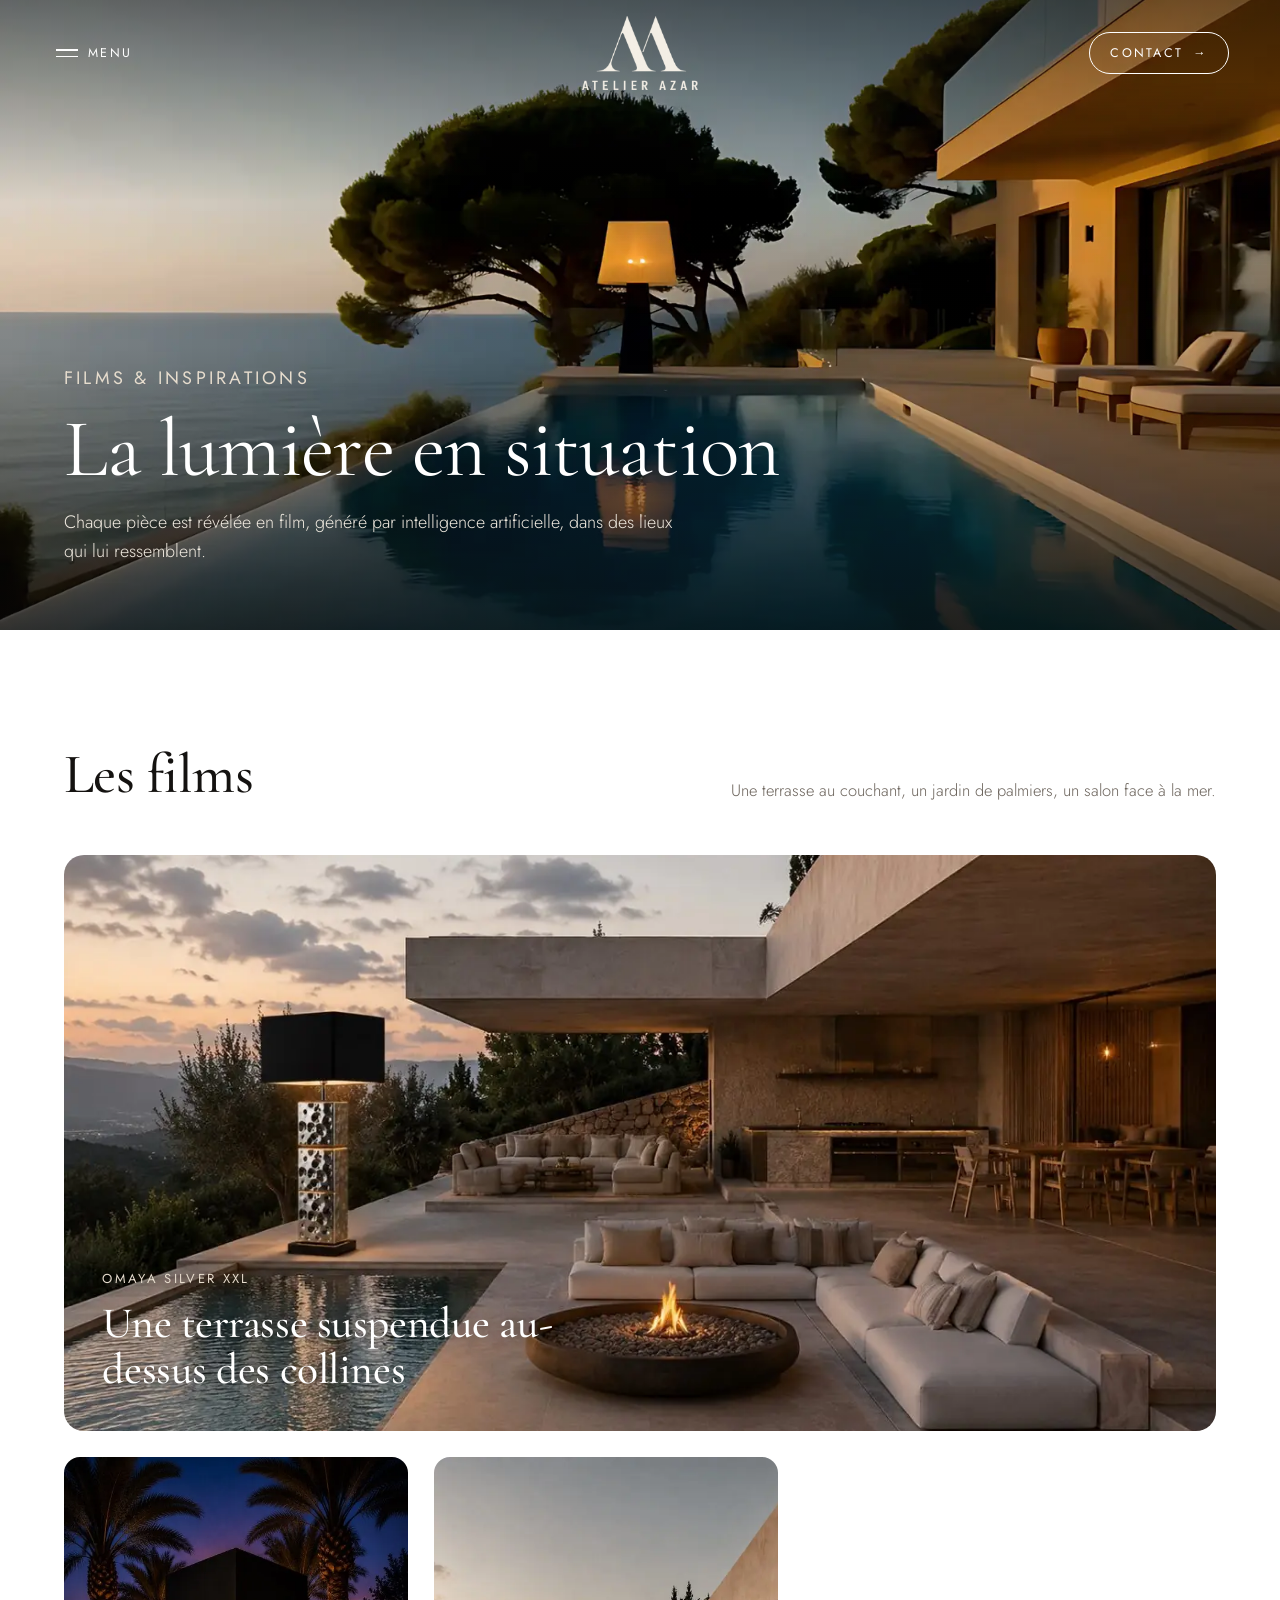
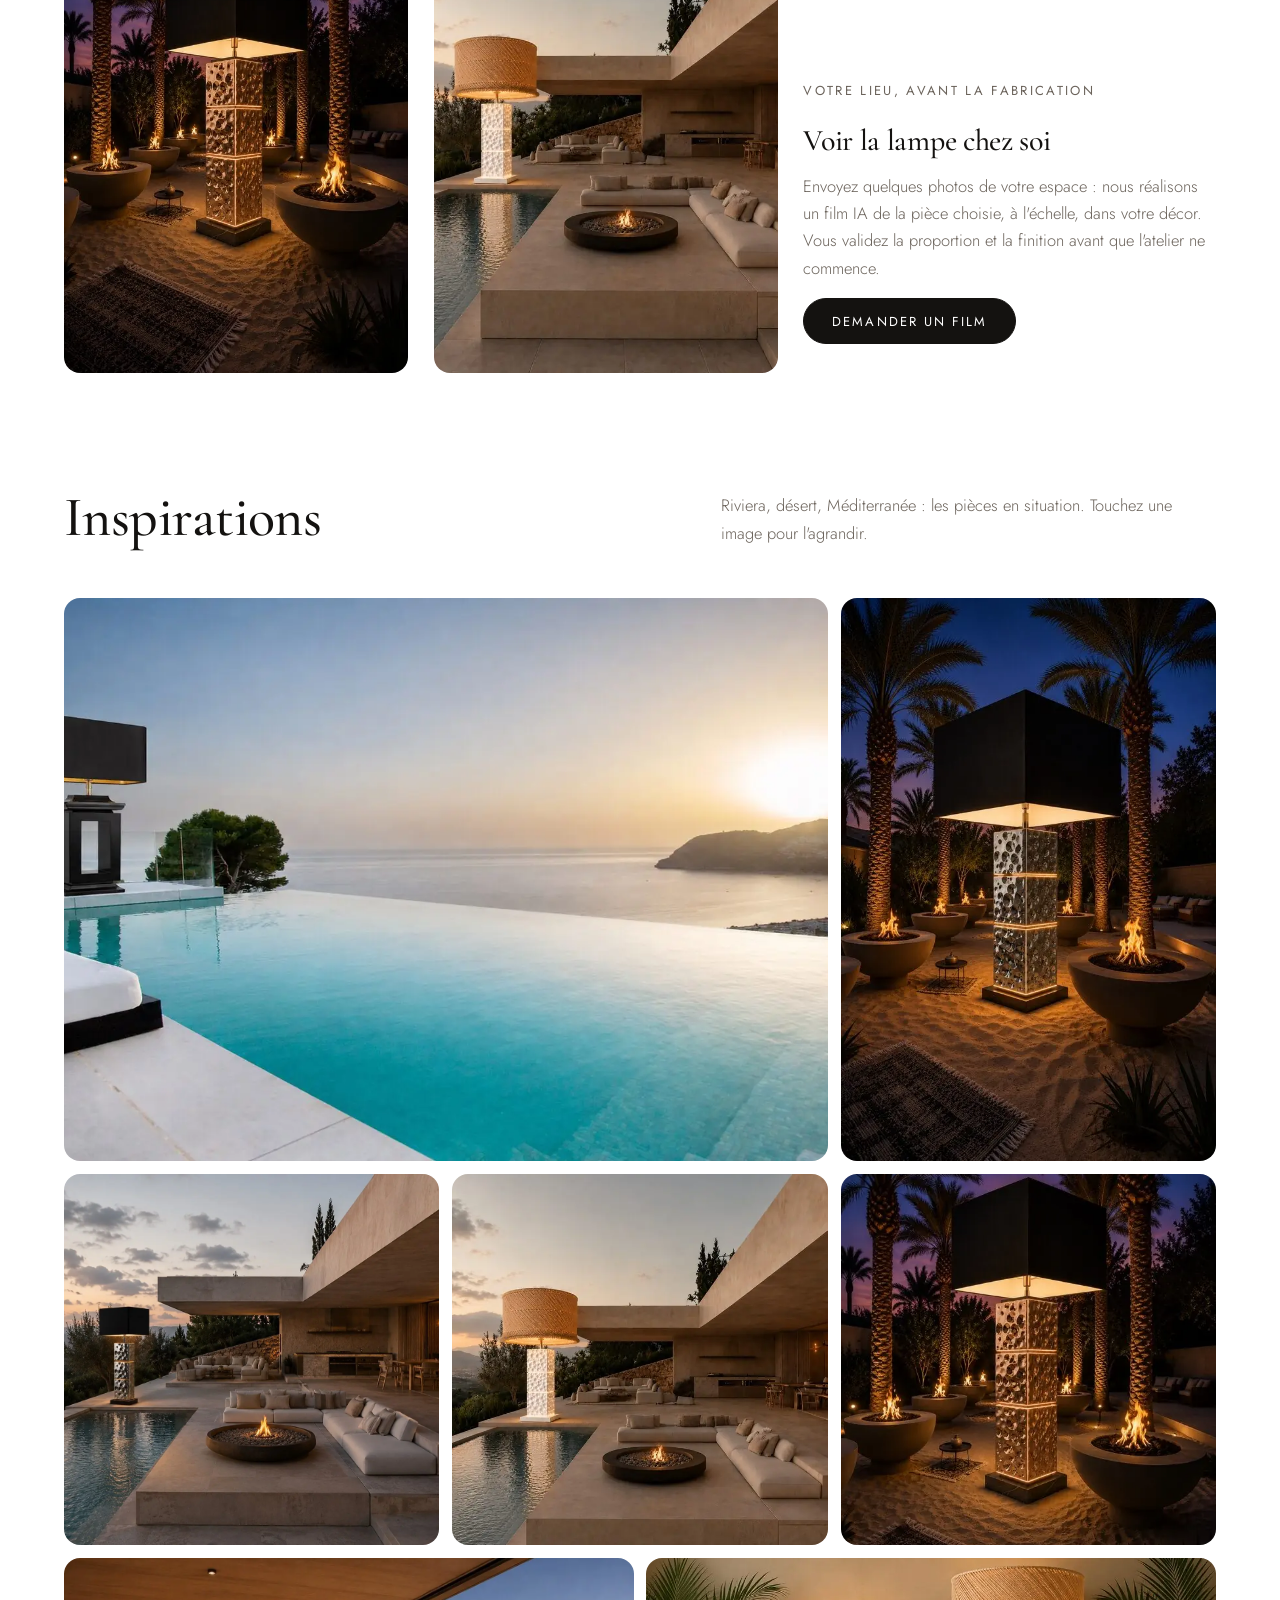
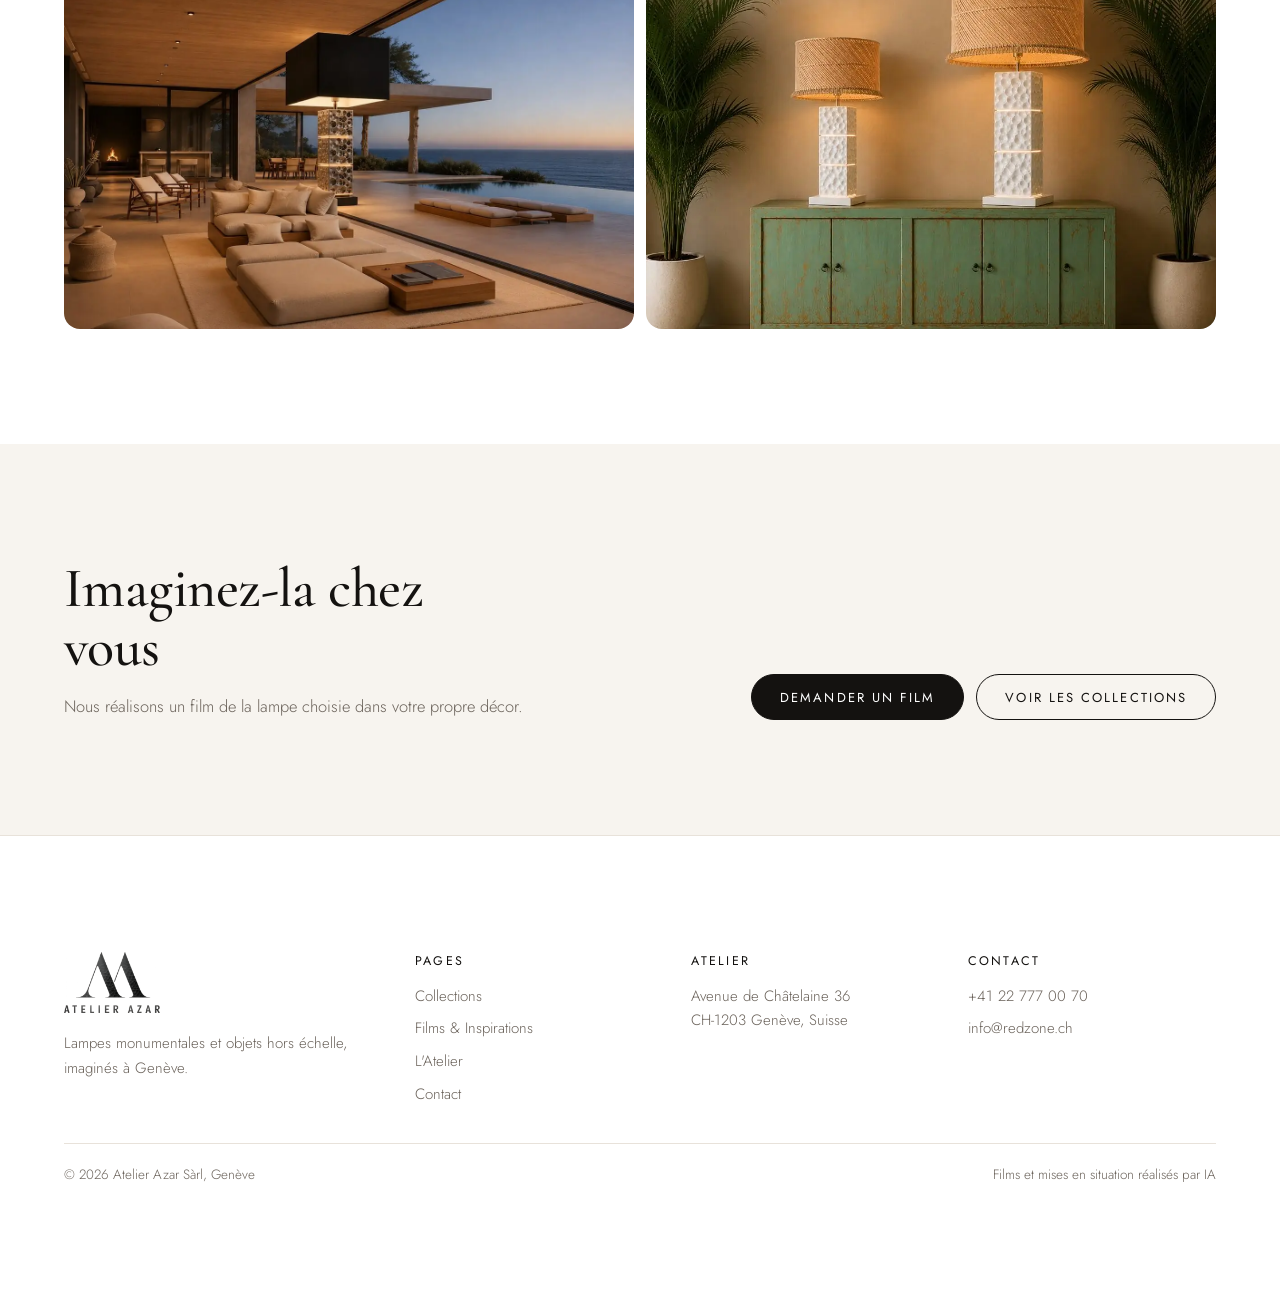
<file: atelier-azar/films.html>
<!doctype html>
<html lang="fr">
<head>
<meta charset="utf-8">
<meta name="viewport" content="width=device-width, initial-scale=1, viewport-fit=cover">
<title>Films & Inspirations – Atelier Azar</title>
<meta name="description" content="Les lampes Atelier Azar en situation : films réalisés par IA et mises en scène dans des lieux d'exception.">
<meta name="claude:viewport-fit-sides" content="cover">
<meta property="og:title" content="Films & Inspirations – Atelier Azar">
<meta property="og:description" content="Les lampes Atelier Azar en situation : films réalisés par IA et mises en scène dans des lieux d'exception.">
<meta property="og:image" content="img/hero-poster.webp">
<link rel="preconnect" href="https://fonts.googleapis.com">
<link rel="preconnect" href="https://fonts.gstatic.com" crossorigin>
<link href="https://fonts.googleapis.com/css2?family=Cormorant+Garamond:wght@400;500;600&family=Jost:wght@300;400;500&display=swap" rel="stylesheet">
<link rel="stylesheet" href="assets/style.css">
</head>
<body>
<header id="top">
  <button class="pill menu-btn" id="menuBtn" aria-expanded="false" aria-controls="drawer"><i></i><span>Menu</span></button>
  <a class="logo" href="index.html" aria-label="Atelier Azar, accueil"><img class="ll" src="img/logo-light.png" alt="Atelier Azar"><img class="ld" src="img/logo-dark.png" alt=""></a>
  <a class="pill cta" href="contact.html"><span>Contact</span><span aria-hidden="true" style="display:inline">→</span></a>
</header>
<div class="drawer" id="drawer" hidden>
  <button class="pill" id="drawerClose">Fermer</button>
  <nav aria-label="Menu"><a href="index.html">Accueil</a><a href="collections.html">Collections</a><a href="films.html" aria-current="page">Films & Inspirations</a><a href="atelier.html">L'Atelier</a><a href="contact.html">Contact</a></nav>
  <aside><p class="info">Atelier Azar Sàrl · Avenue de Châtelaine 36, CH-1203 Genève<br>+41 22 777 00 70 · info@redzone.ch</p></aside>
</div>
<main>
<section class="page-hero">
  <video class="v" autoplay muted loop playsinline preload="auto" poster="img/hero-poster.webp"><source src="video/riviera-mobile.mp4" type="video/mp4" media="(max-aspect-ratio: 4/5)"><source src="video/riviera.mp4" type="video/mp4"></video>
  <div class="copy"><p class="label">Films & Inspirations</p><h1>La lumière en situation</h1><p>Chaque pièce est révélée en film, généré par intelligence artificielle, dans des lieux qui lui ressemblent.</p></div>
</section>

<section class="band films" id="films">
  <div class="wrap">
    <div class="head"><h2>Les films</h2><p>Une terrasse au couchant, un jardin de palmiers, un salon face à la mer.</p></div>
    <figure class="lead">
      <video class="v" muted loop playsinline preload="none" poster="img/scene-terrasse.webp"><source src="video/terrasse.mp4" type="video/mp4"></video>
      <figcaption><p class="label" style="color:#e6dccd">Omaya Silver XXL</p><h3>Une terrasse suspendue au-dessus des collines</h3></figcaption>
    </figure>
    <div class="row">
      <figure><video class="v" muted loop playsinline preload="none" poster="img/scene-desert-champagne.webp" style="height:100%;object-fit:cover"><source src="video/desert.mp4" type="video/mp4"></video></figure>
      <figure><video class="v" muted loop playsinline preload="none" poster="img/scene-bali-terrasse.webp" style="height:100%;object-fit:cover"><source src="video/bali.mp4" type="video/mp4"></video></figure>
      <div class="note">
        <p class="label">Votre lieu, avant la fabrication</p>
        <h3 style="margin:12px 0 16px">Voir la lampe chez soi</h3>
        <p>Envoyez quelques photos de votre espace : nous réalisons un film IA de la pièce choisie, à l'échelle, dans votre décor. Vous validez la proportion et la finition avant que l'atelier ne commence.</p>
        <p><a class="btn fill" href="contact.html">Demander un film</a></p>
      </div>
    </div>
  </div>
</section>

<section class="band" id="inspirations" style="padding-top:0">
  <div class="wrap">
    <div class="head"><h2>Inspirations</h2><p>Riviera, désert, Méditerranée : les pièces en situation. Touchez une image pour l'agrandir.</p></div>
    <div class="mosaic" id="mosaic"></div>
  </div>
</section>
<section class="band cta-band">
  <div class="wrap">
    <div><h2>Imaginez-la chez vous</h2><p style="margin:16px 0 0;color:var(--soft);max-width:32em">Nous réalisons un film de la lampe choisie dans votre propre décor.</p></div>
    <div class="acts"><a class="btn fill" href="contact.html">Demander un film</a><a class="btn" href="collections.html">Voir les collections</a></div>
  </div>
</section>
</main>
<div class="lb" id="lb" hidden role="dialog" aria-modal="true" aria-label="Fiche produit">
  <button class="x pill" id="lbClose">Fermer</button>
  <img id="lbImg" alt="">
  <aside id="lbInfo"></aside>
</div>
<footer class="band">
  <div class="cols">
    <div><img src="img/logo-dark.png" alt="Atelier Azar" style="margin-bottom:18px"><p>Lampes monumentales et objets hors échelle, imaginés à Genève.</p></div>
    <div><h4>Pages</h4><nav><a href="collections.html">Collections</a><a href="films.html">Films &amp; Inspirations</a><a href="atelier.html">L'Atelier</a><a href="contact.html">Contact</a></nav></div>
    <div><h4>Atelier</h4><p>Avenue de Châtelaine 36<br>CH-1203 Genève, Suisse</p></div>
    <div><h4>Contact</h4><nav><a href="tel:+41227770070">+41 22 777 00 70</a><a href="mailto:info@redzone.ch">info@redzone.ch</a></nav></div>
  </div>
  <div class="legal"><span>© 2026 Atelier Azar Sàrl, Genève</span><span>Films et mises en situation réalisés par IA</span></div>
</footer>
<script src="assets/site.js"></script>
</body>
</html>
</file>
<file: atelier-azar/assets/style.css>
/* VOICE occasion, hushed luxury: a white gallery of monumental light
   IDEA the architect's elevation drawing: each lamp shown at true scale beside a person
   PICTURE full-screen AI film opened by the brand name being written, then a live scale drawing
   COLOUR pure white ground (fixed, brand request), ink #141210, warm stone tint, lamp-glow gold #9a6b33
   TYPE Cormorant Garamond display + Jost text (geometric, like the logo lettering)
   LAYOUT Menu top-left, logo centre, Contact pill top-right; video full-bleed; phone the same, compact */
:root{color-scheme:light;--bg:#ffffff;--ink:#141210;--soft:#6b635b;--line:#e8e2da;--tint:#f7f4ef;--gold:#9a6b33;--night:#141210;--nightink:#ffffff;--glow:#9a6b33}
*{box-sizing:border-box;min-width:0}
[hidden]{display:none!important}
button,a,input{-webkit-tap-highlight-color:transparent}
.opts button:focus:not(:focus-visible){outline:none}
html{scroll-behavior:smooth}
section[id]{scroll-margin-top:72px}
body{margin:0;background:var(--bg);color:var(--ink);font:300 16.5px/1.65 Jost,"Helvetica Neue",Arial,sans-serif;overflow-x:clip}
img,video{display:block;max-width:100%}
a{color:inherit}
h1,h2,h3{font-family:"Cormorant Garamond",Georgia,serif;font-weight:500;line-height:1.05;letter-spacing:-.01em;margin:0}
h2{font-size:clamp(34px,4.6vw,56px)}
h3{font-size:30px}
p{margin:0 0 1em}
.band{padding-block:clamp(64px,9vw,128px);padding-left:max(5vw,16px,env(safe-area-inset-left,0px));padding-right:max(5vw,16px,env(safe-area-inset-right,0px))}
.wrap{max-width:1240px;margin:0 auto}
.label{font:400 13px/1.4 Jost,sans-serif;letter-spacing:.18em;text-transform:uppercase;color:var(--soft)}
.btn{display:inline-flex;align-items:center;justify-content:center;gap:10px;min-height:46px;padding:0 28px;border:1px solid currentColor;border-radius:999px;background:none;color:inherit;font:400 13px Jost,sans-serif;letter-spacing:.16em;text-transform:uppercase;text-decoration:none;cursor:pointer;transition:background .3s,color .3s,border-color .3s}
.btn:hover,.btn:focus-visible{background:var(--ink);color:#fff;border-color:var(--ink)}
.btn.fill{background:var(--ink);color:#fff;border-color:var(--ink)}
.btn.fill:hover,.btn.fill:focus-visible{background:var(--gold);border-color:var(--gold)}
.hero .btn{background:#fff;color:var(--ink);border-color:#fff}
.hero .btn:hover{background:transparent;color:#fff}

/* header */
header{position:fixed;inset:0 0 auto;z-index:20;padding:calc(16px + env(safe-area-inset-top,0px)) max(4vw,16px,env(safe-area-inset-right,0px)) 16px max(4vw,16px,env(safe-area-inset-left,0px));display:grid;grid-template-columns:1fr auto 1fr;align-items:center;color:#fff;transition:background .4s,color .4s,padding .4s,opacity .8s}
header.solid{background:rgba(255,255,255,.96);color:var(--ink);border-bottom:1px solid var(--line);padding-block:calc(8px + env(safe-area-inset-top,0px)) 8px}
.pill{display:inline-flex;align-items:center;gap:10px;min-height:42px;padding:0 20px;border:1px solid currentColor;border-radius:999px;background:none;color:inherit;font:400 12.5px Jost,sans-serif;letter-spacing:.18em;text-transform:uppercase;text-decoration:none;cursor:pointer;transition:background .3s,color .3s}
.pill:hover,.pill:focus-visible{background:#fff;color:var(--ink);border-color:#fff}
header.solid .pill:hover{background:var(--ink);color:#fff;border-color:var(--ink)}
.menu-btn{justify-self:start;border-color:transparent;padding-left:4px}
.menu-btn i{display:grid;gap:5px;width:22px}
.menu-btn i::before,.menu-btn i::after{content:"";height:1.5px;background:currentColor}
.menu-btn:hover{background:none!important;color:inherit!important;border-color:currentColor!important}
.cta{justify-self:end}
.logo{display:block;width:clamp(96px,9vw,128px);transition:width .4s}
header.solid .logo{width:84px}
.logo img{width:100%}
.logo .ld{display:none}
header.solid .logo .ll{display:none}
header.solid .logo .ld{display:block}
@media(max-width:520px){.menu-btn span,.cta span{display:none}.cta{padding:0 14px}.logo{width:84px}}
.drawer{position:fixed;inset:0;z-index:30;background:#fff;color:var(--ink);display:grid;grid-template-columns:minmax(0,1fr) minmax(0,1fr);animation:dIn .45s ease}
.drawer nav{display:flex;flex-direction:column;justify-content:center;gap:2px;padding:calc(90px + env(safe-area-inset-top,0px)) max(6vw,24px) 48px}
.drawer nav a{font:400 clamp(34px,4.6vw,56px)/1.2 "Cormorant Garamond",serif;text-decoration:none;transition:color .3s,padding .3s}
.drawer nav a:hover{color:var(--gold);padding-left:8px}
.drawer aside{background:var(--tint) url(../img/scene-salon.webp) center/cover;position:relative}
.drawer .info{position:absolute;left:24px;right:24px;bottom:24px;background:#fff;border-radius:18px;padding:20px 22px;font-size:15px;color:var(--soft)}
.drawer>button{position:absolute;top:calc(16px + env(safe-area-inset-top,0px));left:max(4vw,16px);z-index:2;color:var(--ink)}
.drawer .pill:hover{background:var(--ink);color:#fff;border-color:var(--ink)}
@keyframes dIn{from{opacity:0;transform:translateY(-12px)}}
@media(max-width:760px){.drawer{grid-template-columns:1fr}.drawer aside{display:none}}

/* hero */
.hero{position:relative;height:100svh;min-height:560px;color:#fff;overflow:hidden;background:#1d1a17}
.hero video,.hero .poster{position:absolute;inset:0;width:100%;height:100%;object-fit:cover}
.hero::after{content:"";position:absolute;inset:0;background:linear-gradient(180deg,rgba(10,8,6,.45) 0%,rgba(10,8,6,0) 30%,rgba(10,8,6,0) 50%,rgba(10,8,6,.62) 100%)}
.hero .copy{position:absolute;z-index:2;left:max(5vw,16px);right:max(5vw,16px);bottom:clamp(48px,9vh,96px);display:grid;grid-template-columns:auto minmax(0,1fr);align-items:end;gap:24px}
.hero .copy>div:first-child{order:2;justify-self:end;max-width:640px}
.hero h1{font-size:clamp(44px,6.2vw,92px);font-weight:400;max-width:12ch}
.hero p{font-size:18px;max-width:30em;margin:18px 0 0;color:#efe9df}
.hero .ctl{display:flex;flex-direction:column;align-items:flex-start;gap:14px}
.vbtn{background:rgba(0,0,0,.2);border:1px solid rgba(255,255,255,.7);border-radius:999px;color:#fff;min-height:38px;padding:0 16px;font:400 12px Jost;letter-spacing:.16em;text-transform:uppercase;cursor:pointer}
.hero .copy,header{opacity:1}
.intro-on .hero .copy,.intro-on header{opacity:0;pointer-events:none}
.hero .copy{transition:opacity 1.2s ease .2s}
.opening{position:absolute;inset:0;z-index:3;display:grid;place-items:center;align-content:center;gap:clamp(14px,2.4vh,26px);color:#fff;pointer-events:none;transition:opacity 1.1s ease,transform 1.1s ease}
.opening.out{opacity:0;transform:translateY(-3vh)}
.opening .mono{width:clamp(110px,13vw,180px);clip-path:inset(100% 0 0 0);animation:wipe 1.6s cubic-bezier(.6,0,.2,1) .3s forwards;filter:drop-shadow(0 2px 18px rgba(0,0,0,.25))}
.opening svg{width:min(86vw,620px);height:auto;overflow:visible}
.opening text{font:400 64px Jost,sans-serif;letter-spacing:.32em;fill:#fff;fill-opacity:0;stroke:#fff;stroke-width:1.1;stroke-dasharray:420;stroke-dashoffset:420;animation:write 2.6s cubic-bezier(.45,0,.25,1) 1.2s forwards,fillin 1s ease 3.3s forwards}
.opening .tag{font:italic 400 clamp(18px,2vw,24px) "Cormorant Garamond",serif;opacity:0;animation:fade 1s ease 3.6s forwards}
@keyframes wipe{to{clip-path:inset(0 0 0 0)}}
@keyframes write{to{stroke-dashoffset:0}}
.intro-on .hero::after{background:rgba(10,8,6,.4)}
@keyframes fillin{to{fill-opacity:1;stroke-width:0}}
@keyframes fade{to{opacity:.9}}
.hero.dim::after{background:rgba(10,8,6,.38)}
.hero::after{transition:background 1.2s}
.ai{font-size:13px;color:rgba(255,255,255,.8)}
@media(max-width:700px){.hero .copy{grid-template-columns:1fr}.hero .copy>div:first-child{order:0;justify-self:start}.hero .ctl{flex-direction:row;flex-wrap:wrap;align-items:center}}

/* manifesto */
.manifesto .wrap{display:grid;grid-template-columns:minmax(0,1.25fr) minmax(0,1fr);gap:clamp(32px,6vw,96px);align-items:end}
.manifesto blockquote{margin:0;font:400 clamp(32px,4.2vw,54px)/1.12 "Cormorant Garamond",serif}
.manifesto .txt{color:var(--soft)}
.manifesto .txt strong{color:var(--ink);font-weight:400}
@media(max-width:800px){.manifesto .wrap{grid-template-columns:1fr}}

/* collections */
.head{display:flex;justify-content:space-between;align-items:end;gap:24px;flex-wrap:wrap;margin-bottom:clamp(32px,4vw,56px)}
.head p{max-width:30em;color:var(--soft);margin:0}
.grid{display:grid;grid-template-columns:repeat(3,minmax(0,1fr));gap:clamp(16px,2vw,28px)}
@media(max-width:1000px){.grid{grid-template-columns:repeat(2,minmax(0,1fr))}}
@media(max-width:600px){.grid{grid-template-columns:1fr}}
.card{display:flex;flex-direction:column}
.card .ph{position:relative;aspect-ratio:4/5;overflow:hidden;background:#2b241e;cursor:zoom-in;border:0;padding:0;width:100%}
.card .ph img{width:100%;height:100%;object-fit:cover;object-position:50% 18%;transition:transform 1.2s ease,opacity .35s}
.card .ph:hover img{transform:scale(1.04)}
.card .meta{display:flex;justify-content:space-between;align-items:baseline;gap:12px;margin-top:18px}
.card .meta span{font-size:14px;color:var(--soft);white-space:nowrap}
.card .desc{color:var(--soft);font-size:15.5px;margin:8px 0 14px}
.opts{display:flex;flex-wrap:wrap;gap:8px;margin-top:auto}
.opts button{min-height:36px;padding:0 12px;border:1px solid var(--line);background:none;color:var(--ink);font:400 13px Jost;cursor:pointer}
.opts button[aria-pressed=true]{border-color:var(--ink)}
.card.intro{justify-content:center;padding:clamp(24px,3vw,40px);background:var(--tint)}
.card.intro p{color:var(--soft)}
.card.intro dl{display:grid;grid-template-columns:auto 1fr;gap:6px 18px;margin:12px 0 0;font-size:15px}
.card.intro dt{font-family:"Cormorant Garamond",serif;font-size:26px;line-height:1}
.card.intro dd{margin:0;color:var(--soft);align-self:center}

/* films */
.films .lead{position:relative;aspect-ratio:16/8;min-height:340px;overflow:hidden;margin-bottom:clamp(16px,2vw,28px);border-radius:20px}
.films .row figure,.card .ph,.mosaic button,.atelier img,.fig{border-radius:16px;overflow:hidden}
.opts button{border-radius:999px}
.films video{width:100%;height:100%;object-fit:cover}
.films .lead figcaption{position:absolute;left:clamp(18px,3vw,40px);bottom:clamp(18px,3vw,40px);right:18px;max-width:30em;color:#fff;text-shadow:0 1px 18px rgba(0,0,0,.5)}
.films .lead figcaption h3{font-size:clamp(28px,3.4vw,44px)}
.films .row{display:grid;grid-template-columns:minmax(0,1fr) minmax(0,1fr) minmax(0,1.2fr);gap:clamp(16px,2vw,28px);align-items:stretch}
.films .row figure{margin:0;aspect-ratio:2/3;overflow:hidden;background:#1d1a17}
.films .row .note{display:flex;flex-direction:column;justify-content:flex-end;padding:clamp(4px,1vw,12px) 0}
.films .note p{color:var(--soft)}
figure{margin:0}
@media(max-width:800px){.films .row{grid-template-columns:1fr 1fr}.films .row .note{grid-column:1/-1}.films .lead{aspect-ratio:4/5}}

/* scale */
.scale .wrap{display:grid;grid-template-columns:minmax(0,1fr) minmax(0,1.7fr);gap:clamp(32px,5vw,72px);align-items:center}
.scale p{color:var(--soft)}
.fig{position:relative;min-height:420px;background:var(--tint)}
.fig>svg{position:absolute;inset:0;width:100%;height:100%}
.fig svg text{font:400 14px Jost,sans-serif;fill:var(--ink);paint-order:stroke;stroke:var(--tint);stroke-width:4px}
.ctrl{margin:28px 0 18px}
.ctrl label{display:flex;justify-content:space-between;font-size:15px;margin-bottom:10px}
.ctrl output{font:500 26px "Cormorant Garamond",serif;white-space:nowrap}
input[type=range]{-webkit-appearance:none;appearance:none;width:100%;height:44px;background:transparent;cursor:pointer}
input[type=range]::-webkit-slider-runnable-track{height:2px;background:var(--ink)}
input[type=range]::-webkit-slider-thumb{-webkit-appearance:none;width:22px;height:22px;border-radius:50%;background:var(--gold);border:3px solid var(--bg);box-shadow:0 0 0 1px var(--ink);margin-top:-10px}
input[type=range]::-moz-range-track{height:2px;background:var(--ink)}
input[type=range]::-moz-range-thumb{width:18px;height:18px;border-radius:50%;background:var(--gold);border:3px solid var(--bg);box-shadow:0 0 0 1px var(--ink)}
.verdict{border-top:1px solid var(--line);padding-top:18px;font-size:16px;color:var(--ink)}
.verdict b{font-weight:500}
@media(max-width:860px){.scale .wrap{grid-template-columns:1fr}.fig{min-height:360px}}

/* atelier */
.atelier .wrap{display:grid;grid-template-columns:minmax(0,1.1fr) minmax(0,1fr);gap:clamp(32px,6vw,96px);align-items:center}
.atelier img{width:100%;aspect-ratio:5/4;object-fit:cover}
.atelier .txt p{color:var(--soft)}
.atelier .sig{font:italic 400 26px "Cormorant Garamond",serif;color:var(--ink);margin-top:24px}
@media(max-width:860px){.atelier .wrap{grid-template-columns:1fr}}

/* gallery */
.mosaic{display:grid;grid-template-columns:repeat(6,minmax(0,1fr));grid-auto-rows:clamp(120px,14vw,200px);gap:clamp(8px,1vw,14px)}
.mosaic button{border:0;padding:0;overflow:hidden;cursor:zoom-in;background:var(--tint)}
.mosaic img{width:100%;height:100%;object-fit:cover;transition:transform 1.2s}
.mosaic button:hover img{transform:scale(1.04)}
.m1{grid-column:span 4;grid-row:span 3}.m2{grid-column:span 2;grid-row:span 3}.m3{grid-column:span 2;grid-row:span 2}.m4{grid-column:span 2;grid-row:span 2}.m5{grid-column:span 2;grid-row:span 2}.m6{grid-column:span 3;grid-row:span 2}.m7{grid-column:span 3;grid-row:span 2}
@media(max-width:700px){.mosaic{grid-template-columns:repeat(2,minmax(0,1fr));grid-auto-rows:150px}.mosaic button{grid-column:span 1!important;grid-row:span 2!important}.mosaic .m1{grid-column:span 2!important}}

/* process */
.steps{display:grid;grid-template-columns:repeat(4,minmax(0,1fr));gap:clamp(20px,3vw,40px);border-top:1px solid var(--line);padding-top:32px}
.steps h3{font-size:26px;margin-bottom:10px}
.steps p{color:var(--soft);font-size:15.5px}
.steps .n{font:400 44px/1 "Cormorant Garamond",serif;color:var(--gold);margin-bottom:14px}
@media(max-width:900px){.steps{grid-template-columns:repeat(2,minmax(0,1fr))}}
@media(max-width:540px){.steps{grid-template-columns:1fr}}

/* contact */
.contact .wrap{display:grid;grid-template-columns:minmax(0,1fr) minmax(0,1.3fr);gap:clamp(32px,6vw,96px)}
.contact address{font-style:normal;color:var(--soft);margin-top:24px;line-height:1.9}
.contact address a{text-decoration:none;border-bottom:1px solid var(--line)}
form{display:grid;grid-template-columns:1fr 1fr;gap:18px 22px}
form .full{grid-column:1/-1}
form label{display:block;font-size:13px;letter-spacing:.14em;text-transform:uppercase;color:var(--soft);margin-bottom:6px}
.contact{background:var(--tint)}
form input,form select,form textarea{width:100%;font:300 16px Jost,sans-serif;color:var(--ink);background:#fff;border:1px solid var(--line);padding:12px 18px;border-radius:999px}
form textarea{border-radius:20px}
form select option{color:#141210}
form textarea{min-height:110px;resize:vertical}
form input:focus,form select:focus,form textarea:focus{outline:none;border-color:var(--glow)}
.ok{grid-column:1/-1;border:1px solid var(--glow);border-radius:16px;background:#fff;padding:16px 18px;font-size:15.5px}
@media(max-width:860px){.contact .wrap{grid-template-columns:1fr}}
@media(max-width:520px){form{grid-template-columns:1fr}}

footer{border-top:1px solid var(--line);padding-block:40px calc(40px + env(safe-area-inset-bottom,0px))}
footer .wrap{display:flex;flex-wrap:wrap;justify-content:space-between;align-items:center;gap:20px;font-size:14px;color:var(--soft)}
footer img{width:96px}
footer nav{display:flex;flex-wrap:wrap;gap:22px}
footer a{text-decoration:none}

/* lightbox */
.lb{position:fixed;inset:0;z-index:40;background:rgba(255,255,255,.98);display:grid;grid-template-columns:minmax(0,1fr) minmax(0,360px);gap:32px;align-items:center;padding:calc(64px + env(safe-area-inset-top,0px)) max(5vw,16px) calc(32px + env(safe-area-inset-bottom,0px));color:var(--ink)}
.lb img{max-height:calc(100svh - 120px);margin:0 auto;object-fit:contain;border-radius:16px}
.lb .x{position:absolute;top:calc(14px + env(safe-area-inset-top,0px));right:max(5vw,16px)}
.lb .x:hover{background:var(--ink);color:#fff}
.lb table{width:100%;border-collapse:collapse;font-size:15px;margin-top:18px}
.lb td{padding:9px 0;border-bottom:1px solid var(--line)}
.lb td+td{text-align:right;white-space:nowrap}
.lb.pic{grid-template-columns:1fr}
.lb.pic aside{display:none}
@media(max-width:800px){.lb{grid-template-columns:1fr;align-content:start;overflow-y:auto}.lb img{max-height:62svh}}
img.fx{opacity:0;transition:opacity .7s ease,transform 1.2s ease}
img.fx.in{opacity:1}
.films video{background:var(--tint)}
@media(prefers-reduced-motion:reduce){*{transition:none!important;scroll-behavior:auto!important}}

/* ---------- multi-page additions ---------- */
.drawer nav a[aria-current=page]{color:var(--gold)}
.page-hero{position:relative;height:clamp(440px,70svh,760px);color:#fff;overflow:hidden;background:#1d1a17}
.page-hero.short{height:clamp(380px,52svh,560px)}
.page-hero>img,.page-hero>video{position:absolute;inset:0;width:100%;height:100%;object-fit:cover}
.page-hero::after{content:"";position:absolute;inset:0;background:linear-gradient(180deg,rgba(10,8,6,.5) 0%,rgba(10,8,6,0) 32%,rgba(10,8,6,.05) 55%,rgba(10,8,6,.66) 100%)}
.page-hero .copy{position:absolute;z-index:2;left:max(5vw,16px);right:max(5vw,16px);bottom:clamp(36px,7vh,80px);max-width:820px}
.page-hero h1{font-size:clamp(46px,6.4vw,92px);font-weight:400}
.page-hero p{color:#efe9df;font-size:18px;max-width:34em;margin:16px 0 0}
.page-hero .label{color:#e6dccd;margin-bottom:14px}
.lede{font:400 clamp(26px,3vw,38px)/1.25 "Cormorant Garamond",serif;max-width:30em;margin:0}
.more{display:inline-flex;gap:10px;align-items:center;font:400 13px Jost,sans-serif;letter-spacing:.16em;text-transform:uppercase;text-decoration:none;border-bottom:1px solid currentColor;padding-bottom:4px}
.more:hover{color:var(--gold)}
/* teaser cards */
.teasers{display:grid;grid-template-columns:repeat(3,minmax(0,1fr));gap:clamp(16px,2vw,28px)}
.tcard{display:flex;flex-direction:column;text-decoration:none}
.tcard .ph{aspect-ratio:4/5;border-radius:16px;overflow:hidden;background:#2b241e}
.tcard img{width:100%;height:100%;object-fit:cover;object-position:50% 18%;transition:transform 1.2s ease,opacity .7s}
.tcard:hover img{transform:scale(1.04)}
.tcard h3{margin-top:18px}
.tcard p{color:var(--soft);font-size:15.5px;margin:8px 0 0}
@media(max-width:860px){.teasers{grid-template-columns:repeat(2,minmax(0,1fr))}}
@media(max-width:560px){.teasers{grid-template-columns:1fr}}
/* full-bleed feature */
.feature{position:relative;min-height:min(86svh,820px);display:grid;align-items:end;color:#fff;overflow:hidden;background:#1d1a17}
.feature>img,.feature>video{position:absolute;inset:0;width:100%;height:100%;object-fit:cover}
.feature::after{content:"";position:absolute;inset:0;background:linear-gradient(90deg,rgba(10,8,6,.62) 0%,rgba(10,8,6,.2) 55%,rgba(10,8,6,0) 100%)}
.feature .inner{position:relative;z-index:2;max-width:560px;padding:clamp(40px,7vw,96px) max(5vw,16px)}
.feature h2{margin:12px 0 18px}
.feature p{color:#efe9df}
.feature .label{color:#e6dccd}
.feature .btn{background:#fff;color:var(--ink);border-color:#fff}
.feature .btn:hover{background:transparent;color:#fff}
/* split image + text */
.split .wrap{display:grid;grid-template-columns:minmax(0,1.1fr) minmax(0,1fr);gap:clamp(32px,6vw,96px);align-items:center}
.split.rev .wrap>:first-child{order:2}
.split img{width:100%;aspect-ratio:5/4;object-fit:cover;border-radius:16px}
.split .txt p{color:var(--soft)}
@media(max-width:860px){.split .wrap{grid-template-columns:1fr}.split.rev .wrap>:first-child{order:0}}
/* three-up strip */
.strip{display:grid;grid-template-columns:minmax(0,1.4fr) minmax(0,1fr) minmax(0,1fr);gap:clamp(8px,1vw,14px)}
.strip a{display:block;border-radius:16px;overflow:hidden;aspect-ratio:3/4;background:var(--tint)}
.strip a:first-child{aspect-ratio:auto}
.strip img{width:100%;height:100%;object-fit:cover;transition:transform 1.2s,opacity .7s}
.strip a:hover img{transform:scale(1.04)}
@media(max-width:700px){.strip{grid-template-columns:1fr 1fr}.strip a:first-child{grid-column:1/-1;aspect-ratio:16/10}}
/* values */
.values{display:grid;grid-template-columns:repeat(3,minmax(0,1fr));gap:clamp(20px,3vw,48px);border-top:1px solid var(--line);padding-top:32px}
.values h3{font-size:28px;margin:10px 0 10px}
.values p{color:var(--soft);font-size:15.5px}
@media(max-width:800px){.values{grid-template-columns:1fr}}
.story{max-width:760px}
.story p{color:var(--soft);font-size:17px}
.story p.big{font:400 clamp(26px,2.8vw,34px)/1.3 "Cormorant Garamond",serif;color:var(--ink)}
/* call to action band */
.cta-band{background:var(--tint)}
.cta-band .wrap{display:flex;justify-content:space-between;align-items:end;gap:28px;flex-wrap:wrap}
.cta-band h2{max-width:14ch}
.cta-band .acts{display:flex;gap:12px;flex-wrap:wrap}
.checklist{list-style:none;padding:0;margin:24px 0 0;display:grid;gap:10px;color:var(--soft)}
.checklist li{display:flex;gap:12px;align-items:baseline}
.checklist li::before{content:"";flex:0 0 7px;height:7px;border-radius:50%;background:var(--gold);transform:translateY(-2px)}
/* footer */
footer .cols{display:grid;grid-template-columns:minmax(0,1.3fr) repeat(3,minmax(0,1fr));gap:28px;max-width:1240px;margin:0 auto;font-size:15px;color:var(--soft)}
footer .cols h4{font:400 12.5px Jost,sans-serif;letter-spacing:.18em;text-transform:uppercase;color:var(--ink);margin:0 0 14px}
footer .cols nav{display:grid;gap:8px}
footer .cols a:hover{color:var(--gold)}
footer .legal{max-width:1240px;margin:36px auto 0;padding-top:20px;border-top:1px solid var(--line);font-size:13.5px;color:var(--soft);display:flex;justify-content:space-between;gap:12px;flex-wrap:wrap}
@media(max-width:800px){footer .cols{grid-template-columns:1fr 1fr}footer .cols>:first-child{grid-column:1/-1}}
section[id],article[id]{scroll-margin-top:80px}
</file>
